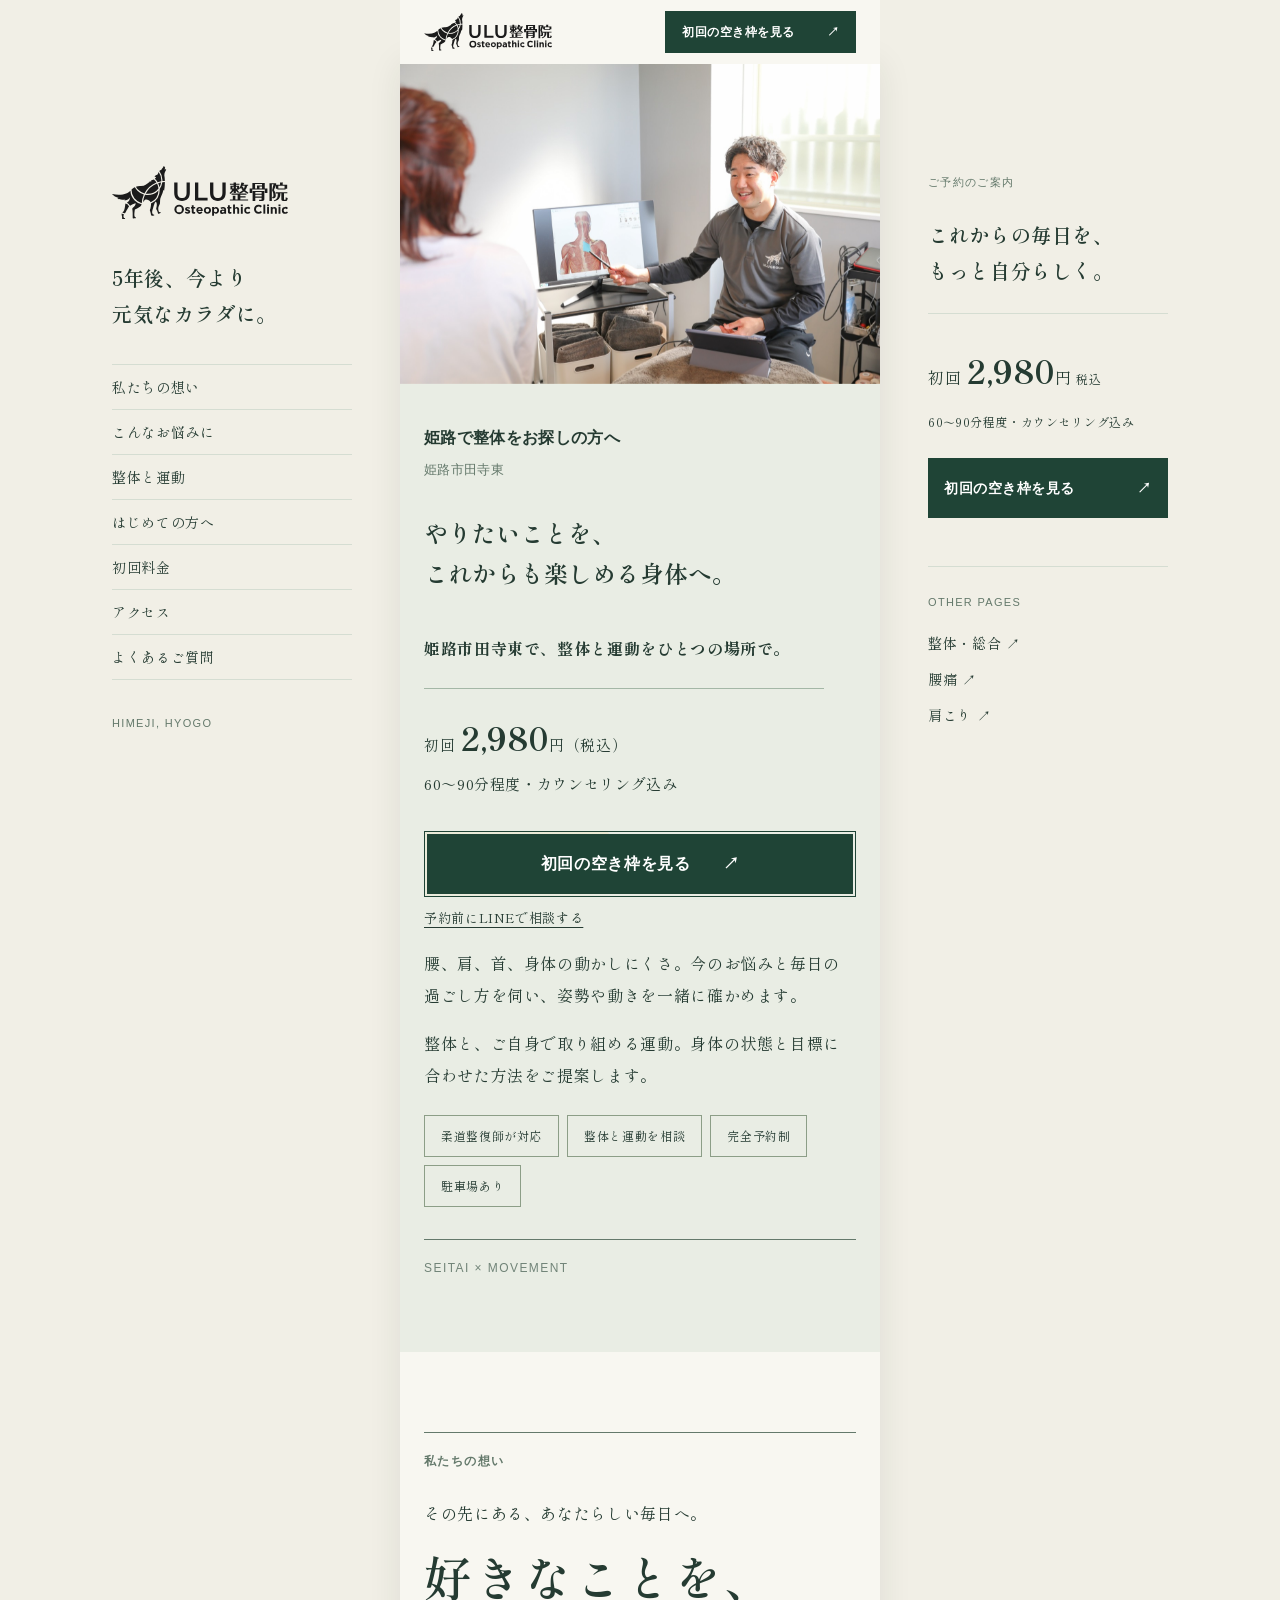
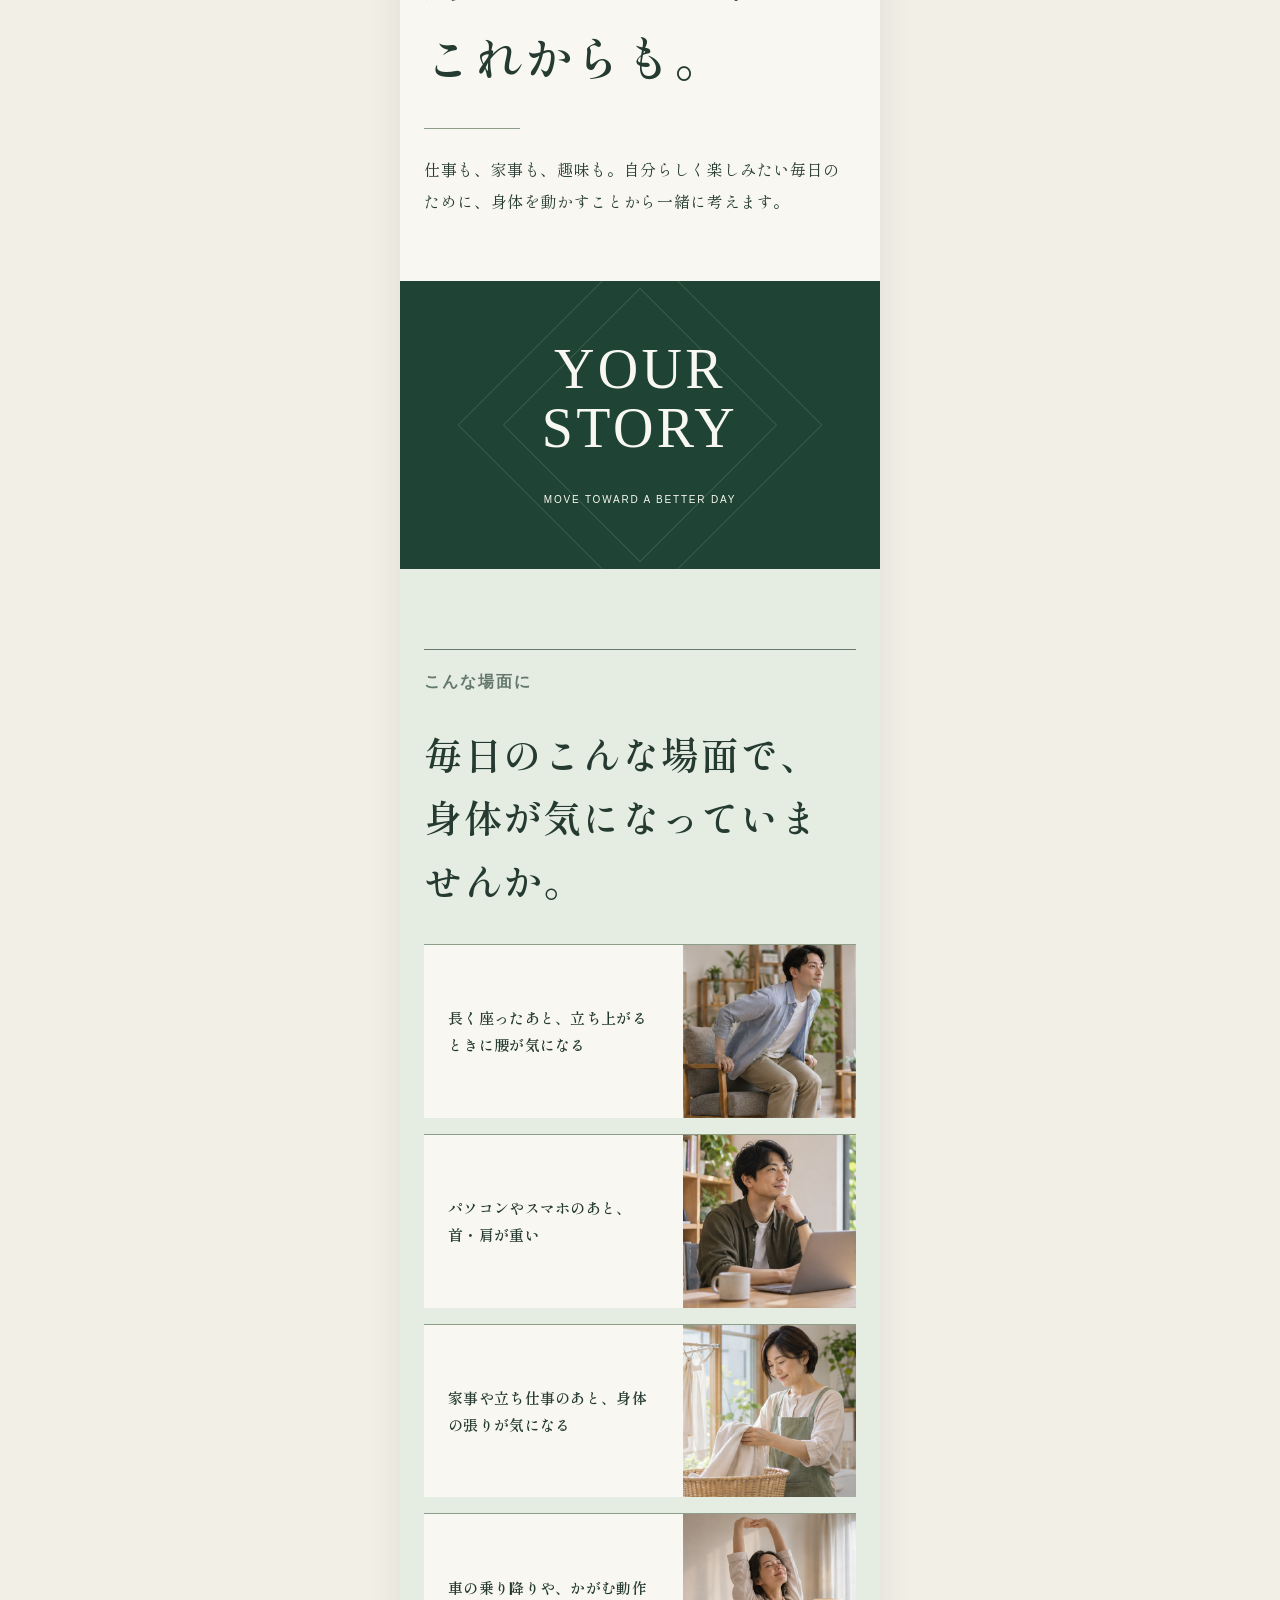
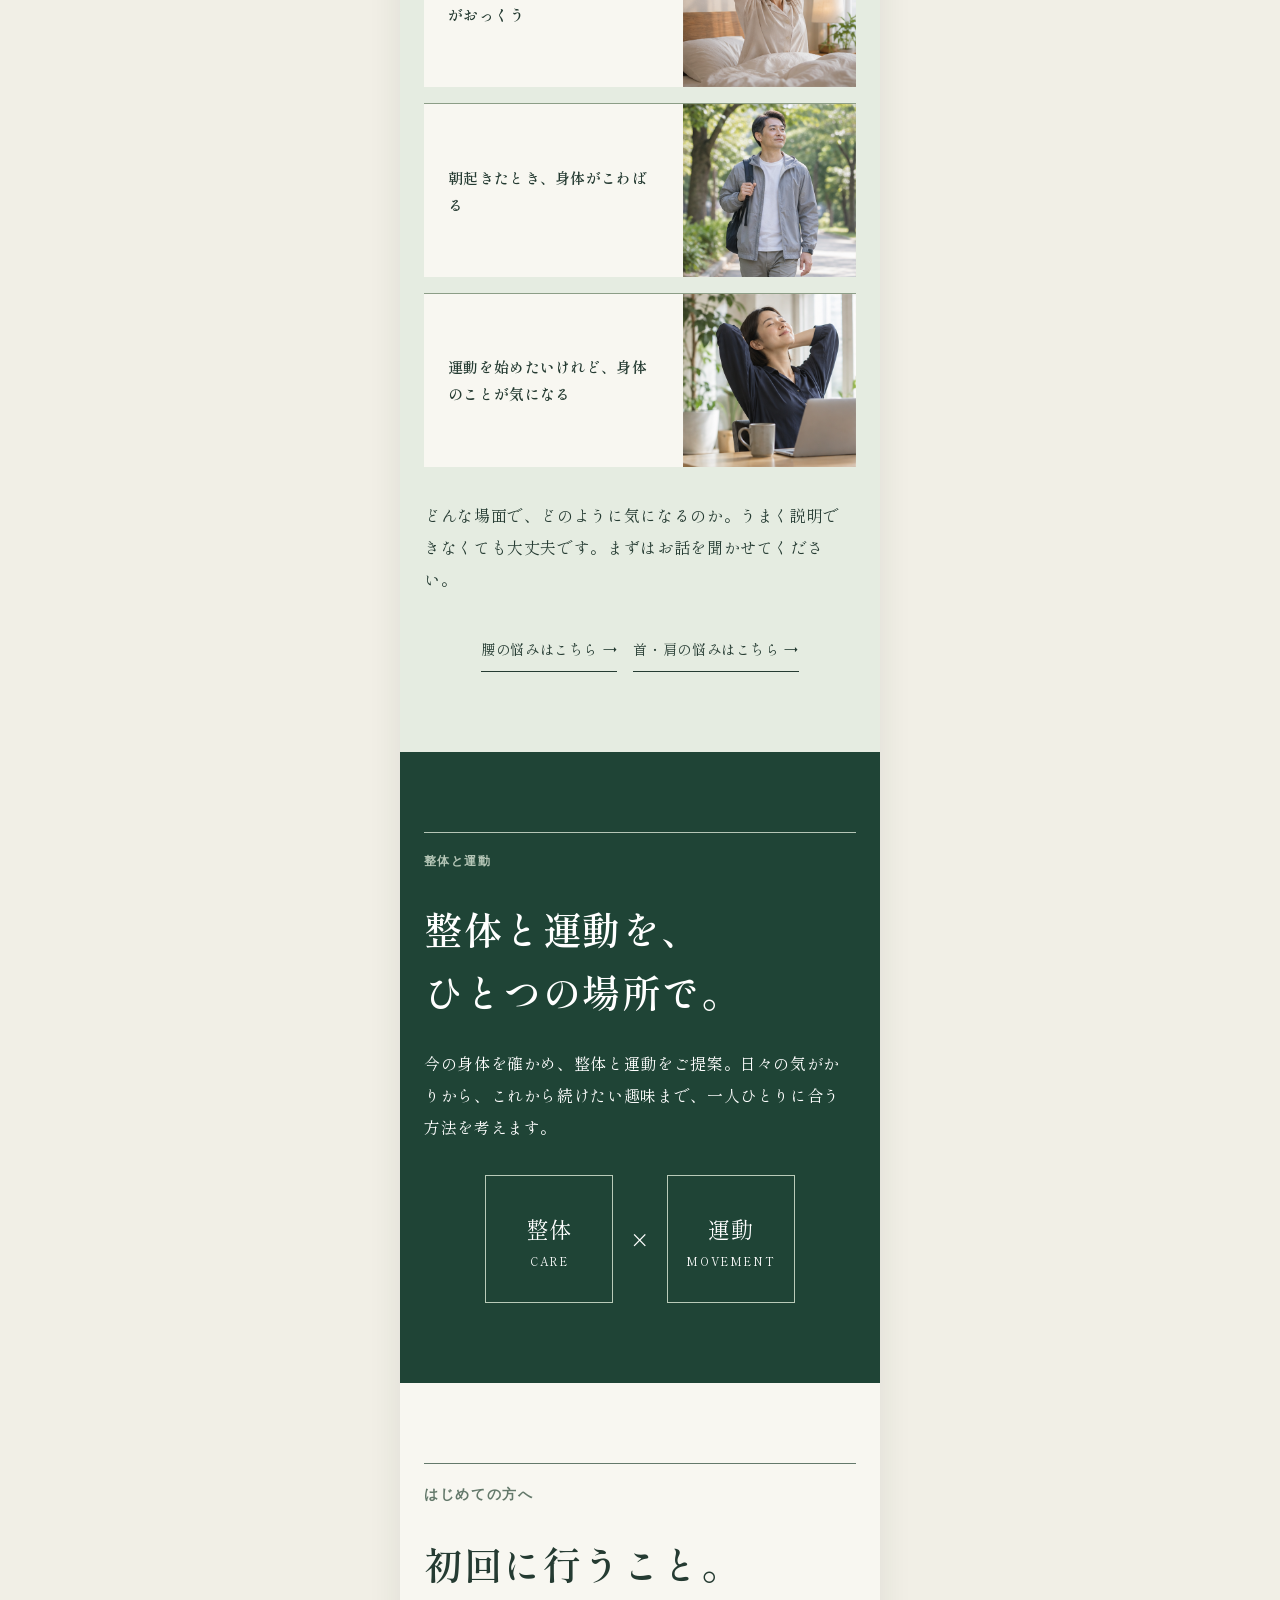
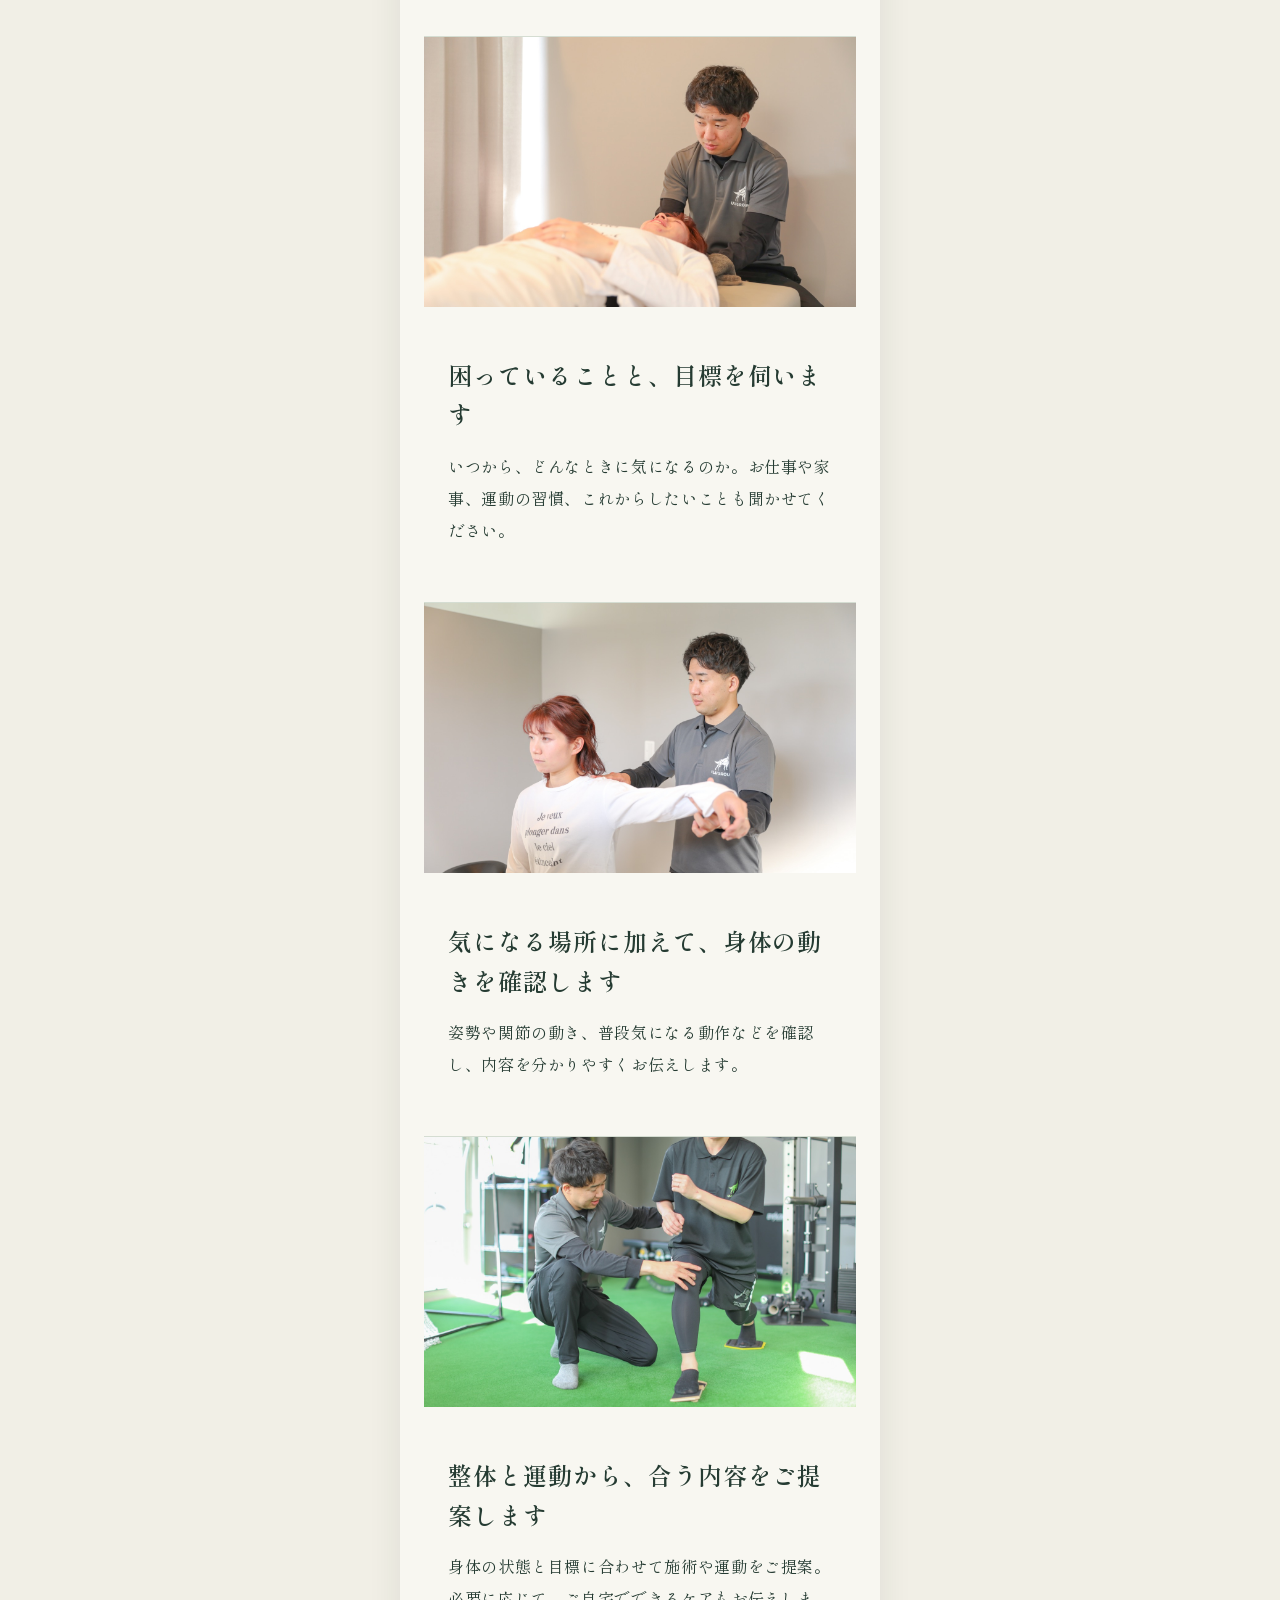
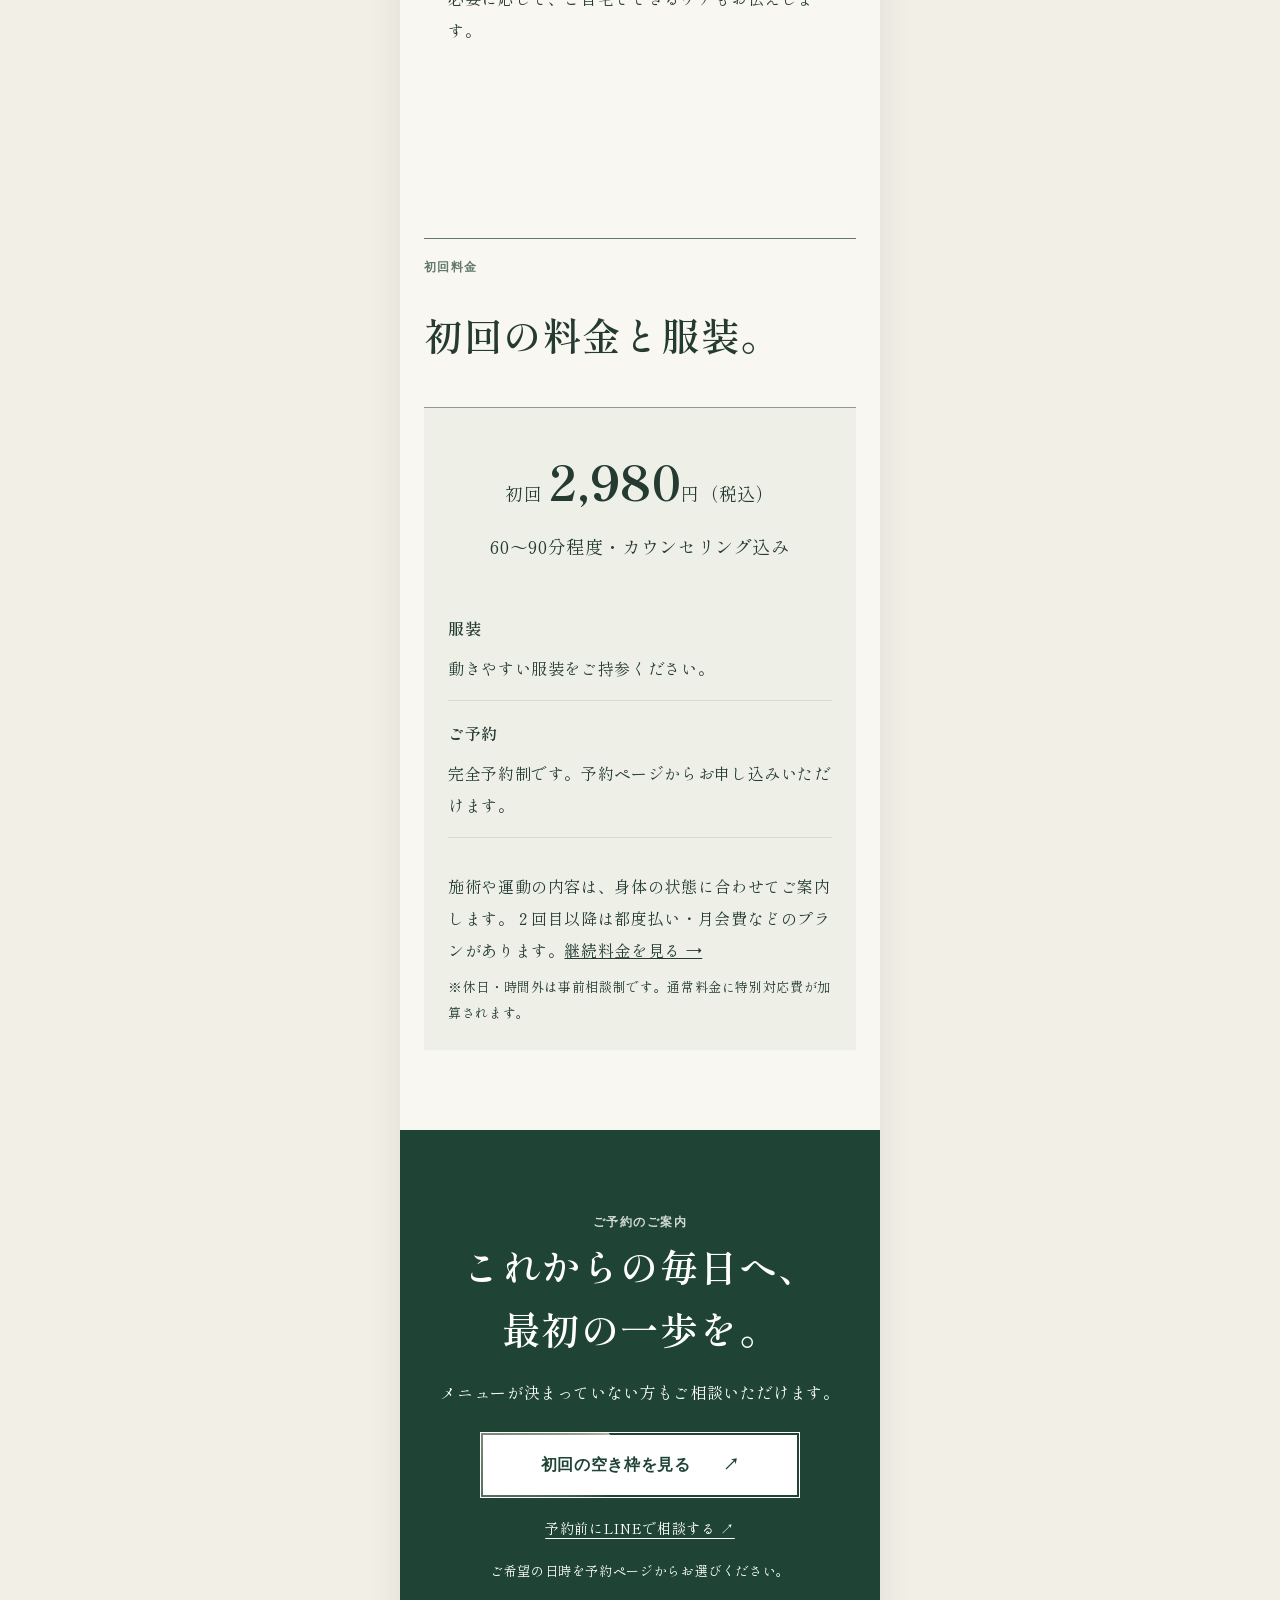
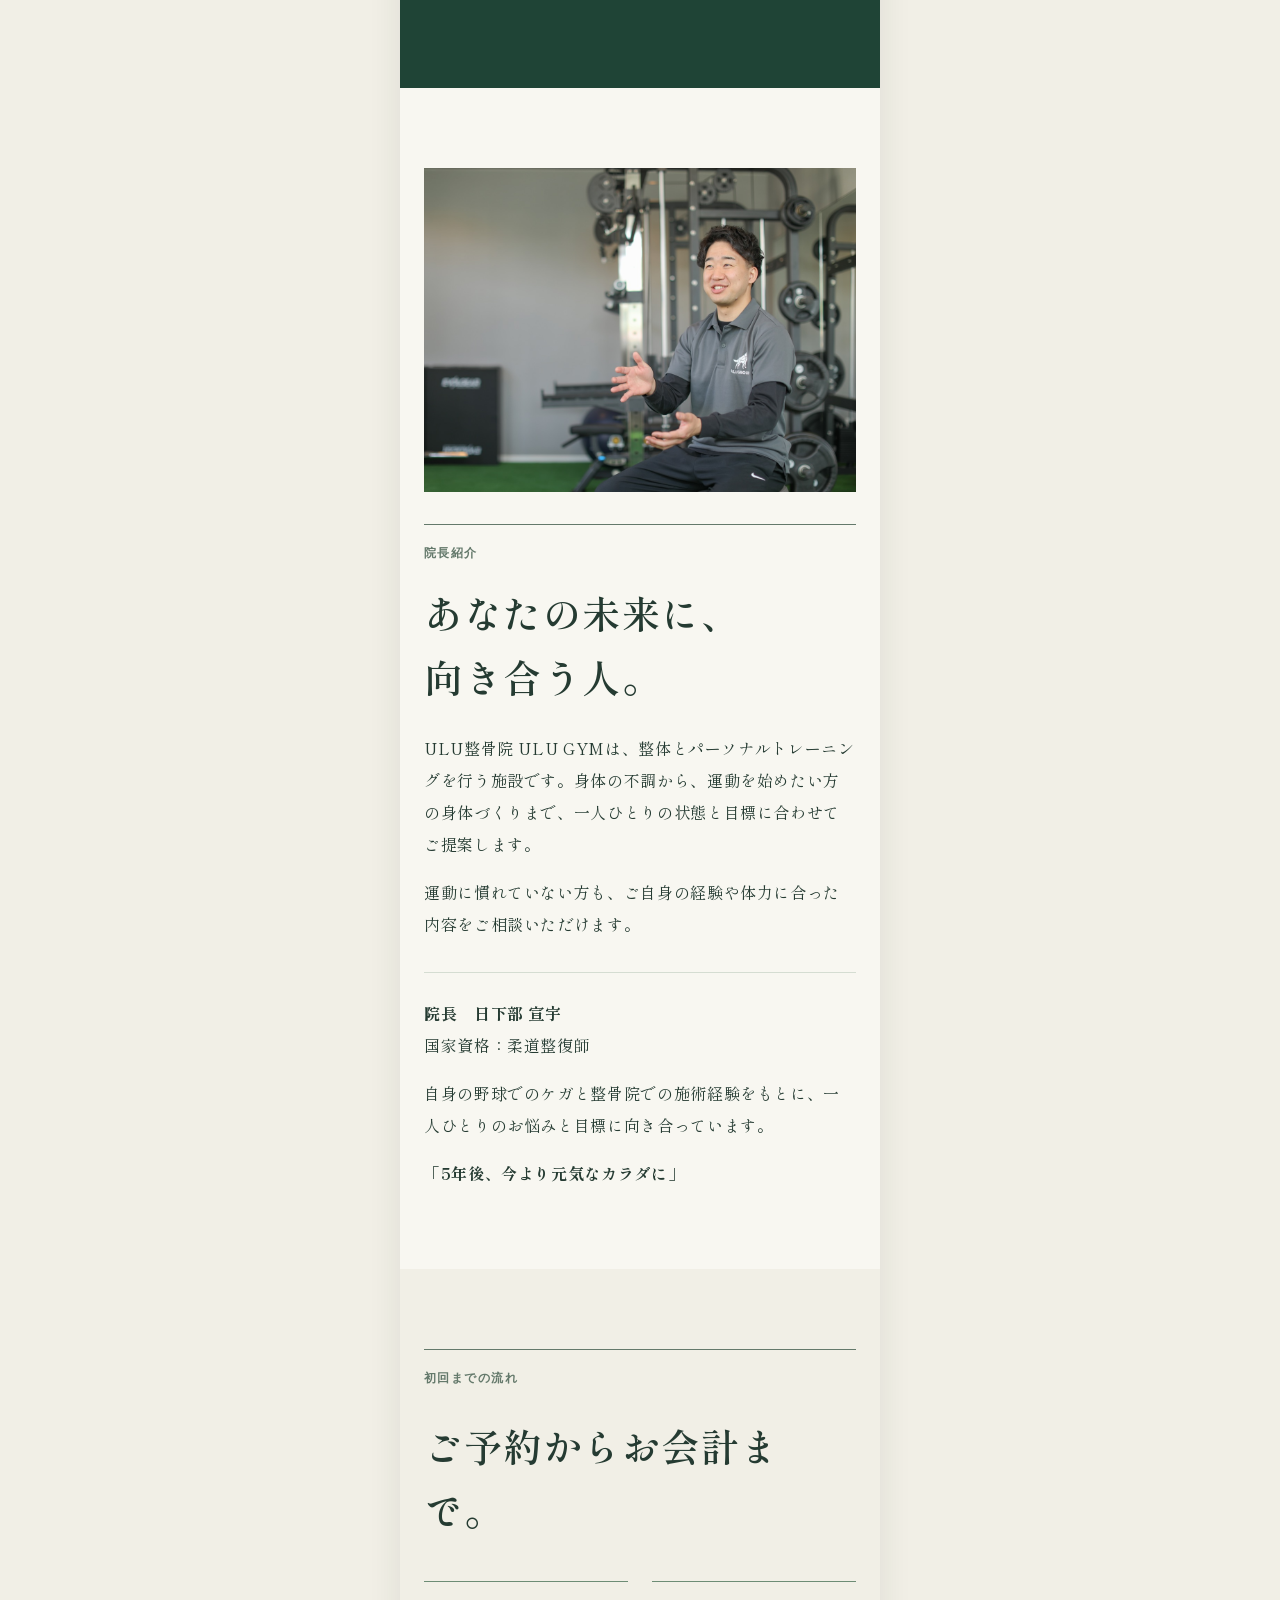
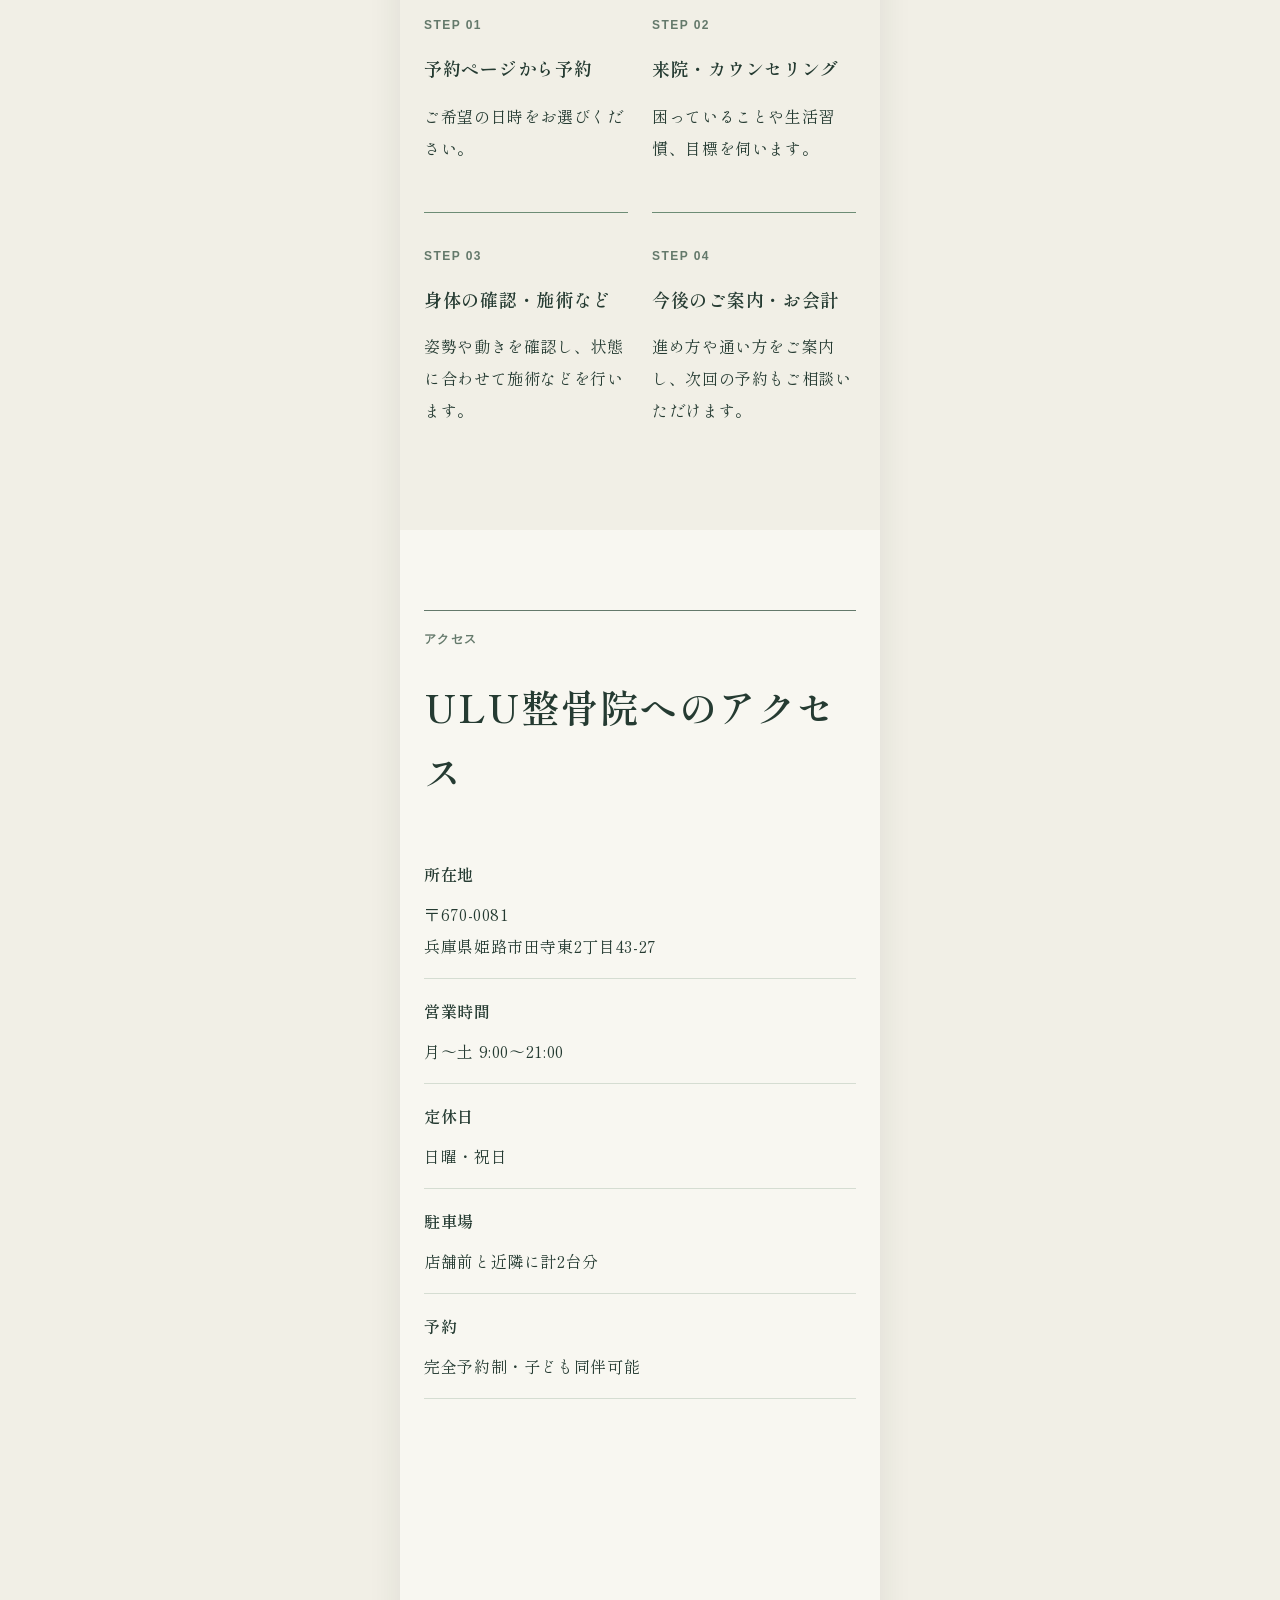
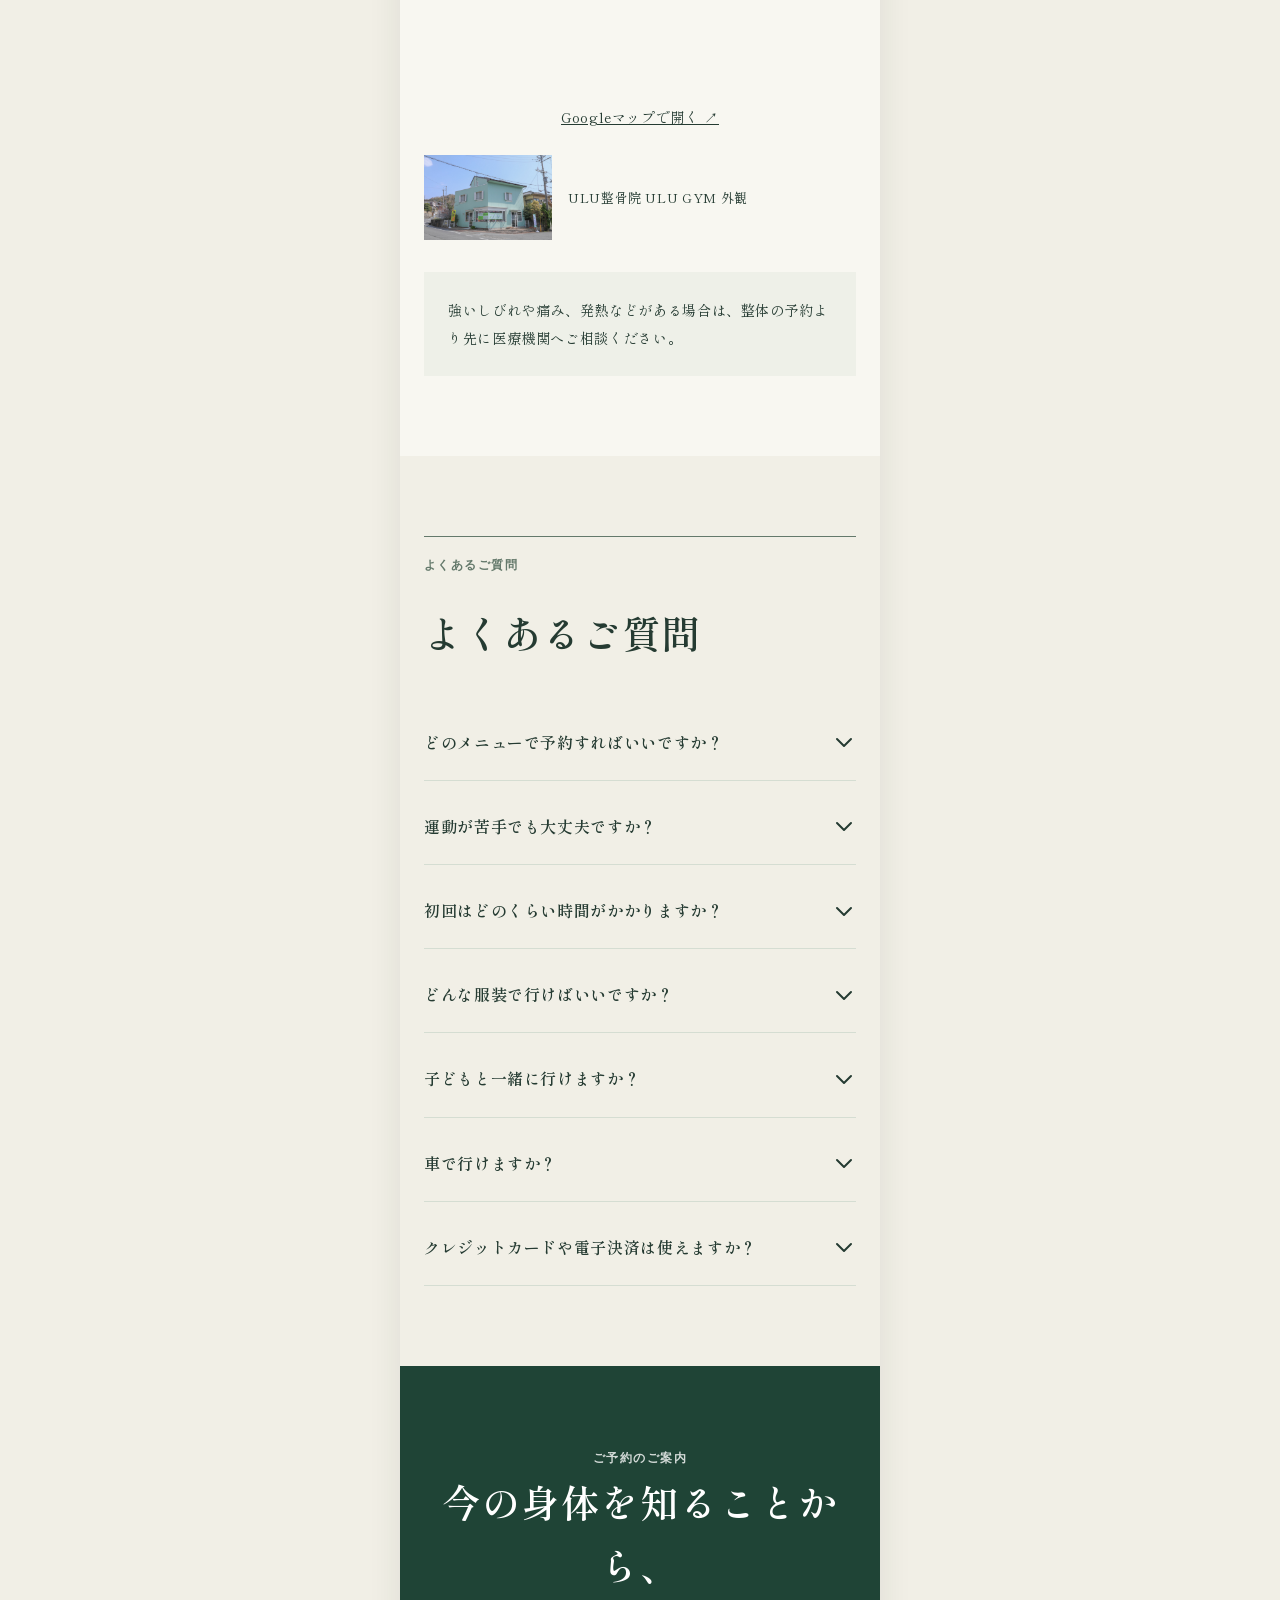
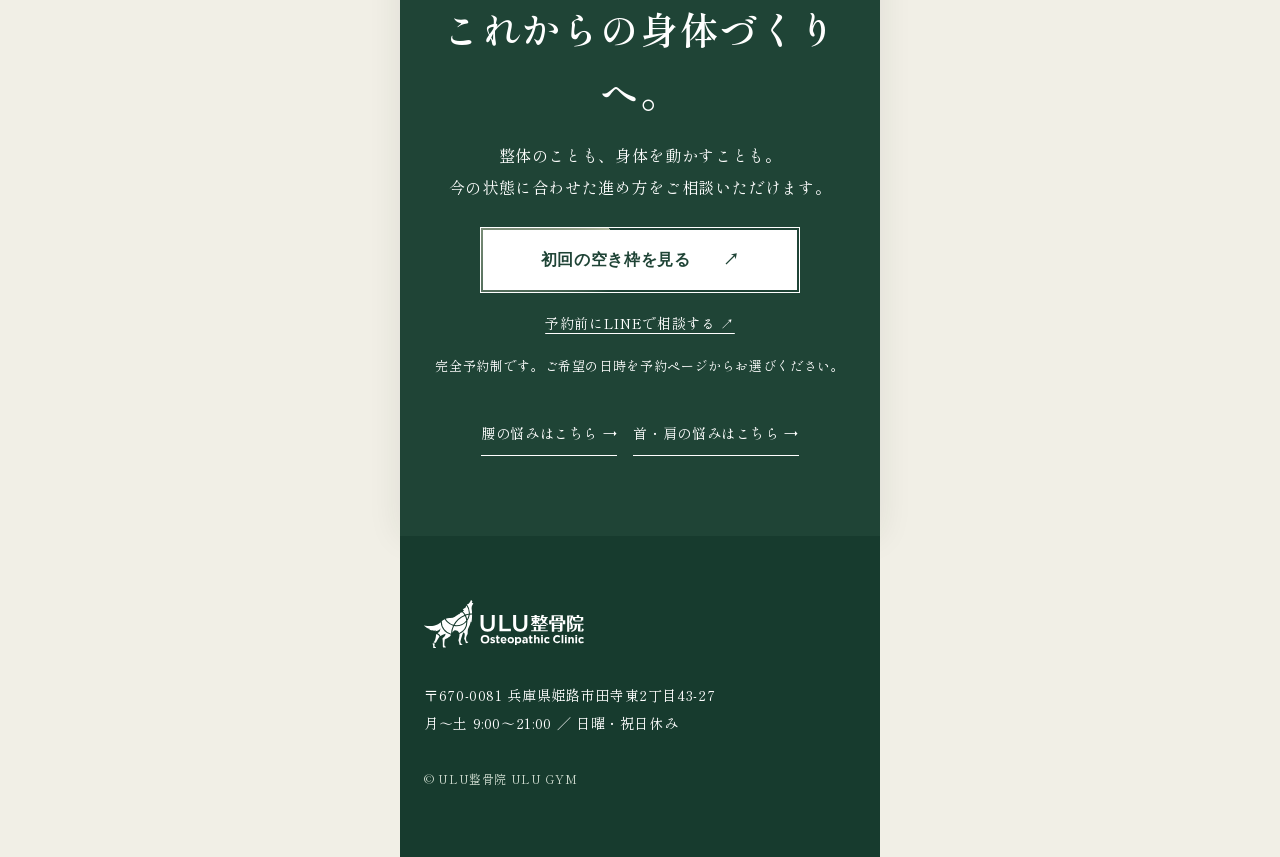
<file: index.html>
<!doctype html><html lang="ja"><head><meta charset="utf-8"><meta name="viewport" content="width=device-width,initial-scale=1"><meta name="description" content="姫路市田寺東のULU整骨院。整体と運動を通じて、身体の悩みやこれからの目標に合わせたケアをご提案します。"><title>姫路で整体をお探しの方へ｜ULU整骨院</title><link rel="stylesheet" href="style.css?v=16"><script defer src="motion.js?v=1"></script><script>(function(w,d,s,l,i){w[l]=w[l]||[];w[l].push({'gtm.start':new Date().getTime(),event:'gtm.js'});var f=d.getElementsByTagName(s)[0],j=d.createElement(s),dl=l!='dataLayer'?'&l='+l:'';j.async=true;j.src='https://www.googletagmanager.com/gtm.js?id='+i+dl;f.parentNode.insertBefore(j,f);})(window,document,'script','dataLayer','GTM-WN6FW2GV');</script><script defer src="tracking.js?v=1"></script></head><body data-theme="general"><noscript><iframe src="https://www.googletagmanager.com/ns.html?id=GTM-WN6FW2GV" height="0" width="0" style="display:none;visibility:hidden" title="Google Tag Manager"></iframe></noscript><header><a class="logo" href="index.html" aria-label="ULU整骨院 トップ"><img src="assets/ulu-clinic-logo-black.svg" alt="" width="136" height="40"></a><span>姫路市田寺東・完全予約制</span><a class="head-cta" href="https://appointment-system.net/book?src=lp_top">初回の空き枠を見る <b>↗</b></a></header><main id="app"><section id="top" class="hero"><div class="wrap hero-grid"><div class="hero-copy"><div class="eyebrow">姫路で整体をお探しの方へ<span class="hero-location">姫路市田寺東</span></div><h1>やりたいことを、<br>これからも楽しめる身体へ。</h1><p class="hero-promise">姫路市田寺東で、整体と運動をひとつの場所で。</p><div class="price-inline">初回 <strong>2,980</strong>円（税込）<br>60〜90分程度・カウンセリング込み</div><a class="button shimmer-button" href="https://appointment-system.net/book?src=lp_top"><span class="shimmer-spark" aria-hidden="true"><span class="shimmer-spin"></span></span><span class="shimmer-label">初回の空き枠を見る <span>↗</span></span></a><p class="note"><a href="https://lin.ee/pum599o">予約前にLINEで相談する</a></p><p>腰、肩、首、身体の動かしにくさ。今のお悩みと毎日の過ごし方を伺い、姿勢や動きを一緒に確かめます。</p><p>整体と、ご自身で取り組める運動。身体の状態と目標に合わせた方法をご提案します。</p><div class="tags"><span>柔道整復師が対応</span><span>整体と運動を相談</span><span>完全予約制</span><span>駐車場あり</span></div><div class="hero-kicker">SEITAI <span>×</span> MOVEMENT</div></div><div class="hero-photo"><img src="assets/consultation.jpg" alt="身体の相談を受ける院長"></div></div></section><section id="vision" class="story-intro"><div class="wrap story-wrap"><div class="story-content"><div class="story-label">私たちの想い</div><p class="story-overline">その先にある、あなたらしい毎日へ。</p><h2>好きなことを、<br>これからも。</h2><div class="story-line"></div><p>仕事も、家事も、趣味も。自分らしく楽しみたい毎日のために、身体を動かすことから一緒に考えます。</p></div><div class="story-image" aria-hidden="true"><span>YOUR<br>STORY</span><small>MOVE TOWARD A BETTER DAY</small></div></div></section><section id="scenes" class="section scene-section"><div class="wrap"><div class="section-head"><div class="en scene-heading">こんな場面に</div><h2>毎日のこんな場面で、<br>身体が気になっていませんか。</h2></div><div class="scenes"><div class="scene"><div class="scene-copy"><h3 class="scene-title">長く座ったあと、立ち上がるときに腰が気になる</h3></div><div class="scene-photo" aria-hidden="true" style="background-image:url(assets/scene-grid-b.png);background-position:50% 0%"></div></div><div class="scene"><div class="scene-copy"><h3 class="scene-title">パソコンやスマホのあと、首・肩が重い</h3></div><div class="scene-photo" aria-hidden="true" style="background-image:url(assets/life-scenes.jpg);background-position:0% 0%"></div></div><div class="scene"><div class="scene-copy"><h3 class="scene-title">家事や立ち仕事のあと、身体の張りが気になる</h3></div><div class="scene-photo" aria-hidden="true" style="background-image:url(assets/life-scenes.jpg);background-position:0% 100%"></div></div><div class="scene"><div class="scene-copy"><h3 class="scene-title">車の乗り降りや、かがむ動作がおっくう</h3></div><div class="scene-photo" aria-hidden="true" style="background-image:url(assets/scene-grid-b.png);background-position:100% 0%"></div></div><div class="scene"><div class="scene-copy"><h3 class="scene-title">朝起きたとき、身体がこわばる</h3></div><div class="scene-photo" aria-hidden="true" style="background-image:url(assets/scene-grid-b.png);background-position:0% 100%"></div></div><div class="scene"><div class="scene-copy"><h3 class="scene-title">運動を始めたいけれど、身体のことが気になる</h3></div><div class="scene-photo" aria-hidden="true" style="background-image:url(assets/scene-grid-b.png);background-position:50% 100%"></div></div></div><p class="after">どんな場面で、どのように気になるのか。うまく説明できなくても大丈夫です。まずはお話を聞かせてください。</p><div class="links"><a href="back.html">腰の悩みはこちら →</a><a href="shoulder.html">首・肩の悩みはこちら →</a></div></div></section><section id="method" class="feature-section"><div class="wrap feature-wrap"><div><span class="feature-label">整体と運動</span><h2>整体と運動を、<br>ひとつの場所で。</h2><p>今の身体を確かめ、整体と運動をご提案。日々の気がかりから、これから続けたい趣味まで、一人ひとりに合う方法を考えます。</p></div><div class="feature-pair"><span>整体<small>CARE</small></span><b>×</b><span>運動<small>MOVEMENT</small></span></div></div></section><section id="first-visit" class="section soft first-section"><div class="wrap"><div class="section-head"><div class="en point-heading">はじめての方へ</div><h2>初回に行うこと。</h2></div><div class="points"><div class="point"><img src="assets/treatment.jpg" alt="施術の様子" loading="lazy"><div class="point-copy"><h3>困っていることと、目標を伺います</h3><p>いつから、どんなときに気になるのか。お仕事や家事、運動の習慣、これからしたいことも聞かせてください。</p></div></div><div class="point"><img src="assets/shoulder-check.jpg" alt="身体の動きを確認する様子" loading="lazy"><div class="point-copy"><h3>気になる場所に加えて、身体の動きを確認します</h3><p>姿勢や関節の動き、普段気になる動作などを確認し、内容を分かりやすくお伝えします。</p></div></div><div class="point"><img src="assets/movement.jpg" alt="身体の動かし方を確認する様子" loading="lazy"><div class="point-copy"><h3>整体と運動から、合う内容をご提案します</h3><p>身体の状態と目標に合わせて施術や運動をご提案。必要に応じて、ご自宅でできるケアもお伝えします。</p></div></div></div></div></section><section id="price" class="section"><div class="wrap"><div class="section-head"><div class="en">初回料金</div><h2>初回の料金と服装。</h2></div><div class="pricebox"><div class="price-number">初回 <strong>2,980</strong>円（税込）<br><span>60〜90分程度・カウンセリング込み</span></div><dl><div><dt>服装</dt><dd>動きやすい服装をご持参ください。</dd></div><div><dt>ご予約</dt><dd>完全予約制です。予約ページからお申し込みいただけます。</dd></div></dl><p>施術や運動の内容は、身体の状態に合わせてご案内します。２回目以降は都度払い・月会費などのプランがあります。<a href="https://ulu-gym-seikotsu.com/introduce/price/">継続料金を見る →</a></p><p class="note">※休日・時間外は事前相談制です。通常料金に特別対応費が加算されます。</p></div></div></section><section class="cta"><div class="en">ご予約のご案内</div><h2>これからの毎日へ、<br>最初の一歩を。</h2><p>メニューが決まっていない方もご相談いただけます。</p><a class="button shimmer-button" href="https://appointment-system.net/book?src=lp_top"><span class="shimmer-spark" aria-hidden="true"><span class="shimmer-spin"></span></span><span class="shimmer-label">初回の空き枠を見る <span>↗</span></span></a><p class="line-consult"><a href="https://lin.ee/pum599o">予約前にLINEで相談する ↗</a></p><p class="note">ご希望の日時を予約ページからお選びください。</p></section><section class="section"><div class="wrap about"><img src="assets/director.jpg" alt="ULU整骨院 院長の紹介" loading="lazy"><div><div class="en">院長紹介</div><h2>あなたの未来に、<br>向き合う人。</h2><p>ULU整骨院 ULU GYMは、整体とパーソナルトレーニングを行う施設です。身体の不調から、運動を始めたい方の身体づくりまで、一人ひとりの状態と目標に合わせてご提案します。</p><p>運動に慣れていない方も、ご自身の経験や体力に合った内容をご相談いただけます。</p><div class="name"><b>院長　日下部 宣宇</b><br>国家資格：柔道整復師<p>自身の野球でのケガと整骨院での施術経験をもとに、一人ひとりのお悩みと目標に向き合っています。</p><b>「5年後、今より元気なカラダに」</b></div></div></div></section><section class="section soft"><div class="wrap"><div class="section-head"><div class="en">初回までの流れ</div><h2>ご予約からお会計まで。</h2></div><div class="steps"><div class="step"><b>STEP 01</b><h3>予約ページから予約</h3><p>ご希望の日時をお選びください。</p></div><div class="step"><b>STEP 02</b><h3>来院・カウンセリング</h3><p>困っていることや生活習慣、目標を伺います。</p></div><div class="step"><b>STEP 03</b><h3>身体の確認・施術など</h3><p>姿勢や動きを確認し、状態に合わせて施術などを行います。</p></div><div class="step"><b>STEP 04</b><h3>今後のご案内・お会計</h3><p>進め方や通い方をご案内し、次回の予約もご相談いただけます。</p></div></div></div></section><section id="access" class="section"><div class="wrap"><div class="section-head"><div class="en">アクセス</div><h2>ULU整骨院へのアクセス</h2></div><div class="access"><div><dl><div><dt>所在地</dt><dd>〒670-0081<br>兵庫県姫路市田寺東2丁目43-27</dd></div><div><dt>営業時間</dt><dd>月〜土 9:00〜21:00</dd></div><div><dt>定休日</dt><dd>日曜・祝日</dd></div><div><dt>駐車場</dt><dd>店舗前と近隣に計2台分</dd></div><div><dt>予約</dt><dd>完全予約制・子ども同伴可能</dd></div></dl></div><div><iframe class="map" title="ULU整骨院の地図" loading="lazy" src="https://maps.google.com/maps?q=%E5%85%B5%E5%BA%AB%E7%9C%8C%E5%A7%AB%E8%B7%AF%E5%B8%82%E7%94%B0%E5%AF%BA%E6%9D%B12%E4%B8%81%E7%9B%AE43-27&output=embed"></iframe><a class="map-link" href="https://www.google.com/maps/search/?api=1&amp;query=34.8591765%2C134.6760666">Googleマップで開く ↗</a></div></div><div class="access-photo"><img src="assets/clinic.jpg" alt="ULU整骨院 ULU GYMの外観" loading="lazy"><span>ULU整骨院 ULU GYM 外観</span></div><div class="warning">強いしびれや痛み、発熱などがある場合は、整体の予約より先に医療機関へご相談ください。</div></div></section><section id="faq" class="section soft"><div class="wrap"><div class="section-head"><div class="en">よくあるご質問</div><h2>よくあるご質問</h2></div><div class="faq"><details class="group"><summary><span>どのメニューで予約すればいいですか？</span><svg aria-hidden="true" xmlns="http://www.w3.org/2000/svg" fill="none" viewBox="0 0 24 24" stroke="currentColor"><path stroke-linecap="round" stroke-linejoin="round" stroke-width="2" d="M19 9l-7 7-7-7" /></svg></summary><div class="answer"><p>迷う場合は、<a href="https://lin.ee/pum599o">LINEでお悩みやご希望をお知らせください</a>。身体の状態と目的を伺い、合う内容をご提案します。</p></div></details><details class="group"><summary><span>運動が苦手でも大丈夫ですか？</span><svg aria-hidden="true" xmlns="http://www.w3.org/2000/svg" fill="none" viewBox="0 0 24 24" stroke="currentColor"><path stroke-linecap="round" stroke-linejoin="round" stroke-width="2" d="M19 9l-7 7-7-7" /></svg></summary><div class="answer"><p>運動経験や体力、身体の状態に合わせた内容をご提案します。運動に慣れていない方もご相談ください。</p></div></details><details class="group"><summary><span>初回はどのくらい時間がかかりますか？</span><svg aria-hidden="true" xmlns="http://www.w3.org/2000/svg" fill="none" viewBox="0 0 24 24" stroke="currentColor"><path stroke-linecap="round" stroke-linejoin="round" stroke-width="2" d="M19 9l-7 7-7-7" /></svg></summary><div class="answer"><p>カウンセリングを含めて60〜90分程度です。時間に余裕をもってお越しください。</p></div></details><details class="group"><summary><span>どんな服装で行けばいいですか？</span><svg aria-hidden="true" xmlns="http://www.w3.org/2000/svg" fill="none" viewBox="0 0 24 24" stroke="currentColor"><path stroke-linecap="round" stroke-linejoin="round" stroke-width="2" d="M19 9l-7 7-7-7" /></svg></summary><div class="answer"><p>Tシャツやジャージなど、動きやすい服装をご持参ください。</p></div></details><details class="group"><summary><span>子どもと一緒に行けますか？</span><svg aria-hidden="true" xmlns="http://www.w3.org/2000/svg" fill="none" viewBox="0 0 24 24" stroke="currentColor"><path stroke-linecap="round" stroke-linejoin="round" stroke-width="2" d="M19 9l-7 7-7-7" /></svg></summary><div class="answer"><p>はい。子ども同伴でお越しいただけます。ご予約時にお知らせください。</p></div></details><details class="group"><summary><span>車で行けますか？</span><svg aria-hidden="true" xmlns="http://www.w3.org/2000/svg" fill="none" viewBox="0 0 24 24" stroke="currentColor"><path stroke-linecap="round" stroke-linejoin="round" stroke-width="2" d="M19 9l-7 7-7-7" /></svg></summary><div class="answer"><p>はい。店舗前と近隣に、計2台分の駐車場があります。</p></div></details><details class="group"><summary><span>クレジットカードや電子決済は使えますか？</span><svg aria-hidden="true" xmlns="http://www.w3.org/2000/svg" fill="none" viewBox="0 0 24 24" stroke="currentColor"><path stroke-linecap="round" stroke-linejoin="round" stroke-width="2" d="M19 9l-7 7-7-7" /></svg></summary><div class="answer"><p>はい。クレジットカード・電子決済に対応しています。</p></div></details></div></div></section><section class="cta"><div class="en">ご予約のご案内</div><h2>今の身体を知ることから、<br>これからの身体づくりへ。</h2><p>整体のことも、身体を動かすことも。<br>今の状態に合わせた進め方をご相談いただけます。</p><a class="button shimmer-button" href="https://appointment-system.net/book?src=lp_top"><span class="shimmer-spark" aria-hidden="true"><span class="shimmer-spin"></span></span><span class="shimmer-label">初回の空き枠を見る <span>↗</span></span></a><p class="line-consult"><a href="https://lin.ee/pum599o">予約前にLINEで相談する ↗</a></p><p class="note">完全予約制です。ご希望の日時を予約ページからお選びください。</p><div class="links"><a href="back.html">腰の悩みはこちら →</a><a href="shoulder.html">首・肩の悩みはこちら →</a></div></section></main><footer><div class="wrap"><a class="logo" href="index.html" aria-label="ULU整骨院 トップ"><img src="assets/ulu-clinic-logo-white.svg" alt="" width="160" height="48"></a><p>〒670-0081 兵庫県姫路市田寺東2丁目43-27<br>月〜土 9:00〜21:00 ／ 日曜・祝日休み</p><small>© ULU整骨院 ULU GYM</small></div></footer><aside class="mobile-booking" aria-label="初回予約"><div><span>初回</span><strong>2,980円</strong><small>（税込）</small></div><a href="https://appointment-system.net/book?src=lp_top">初回の空き枠を見る <span aria-hidden="true">↗</span></a></aside><aside class="desktop-left" aria-label="ページ内のご案内"><div class="rail-inner"><a class="rail-brand" href="#top" aria-label="ページの先頭へ"><img src="assets/ulu-clinic-logo-black.svg" alt="ULU整骨院" width="176" height="56"></a><p class="rail-intro">5年後、今より<br>元気なカラダに。</p><nav aria-label="ページ内メニュー"><a href="#vision">私たちの想い</a><a href="#scenes">こんなお悩みに</a><a href="#method">整体と運動</a><a href="#first-visit">はじめての方へ</a><a href="#price">初回料金</a><a href="#access">アクセス</a><a href="#faq">よくあるご質問</a></nav><span class="rail-location">HIMEJI, HYOGO</span></div></aside><aside class="desktop-right" aria-label="ご予約と関連ページ"><div class="rail-inner"><p class="rail-label">ご予約のご案内</p><p class="rail-heading">これからの毎日を、<br>もっと自分らしく。</p><div class="rail-price">初回 <strong>2,980</strong>円 <small>税込</small></div><p class="rail-note">60〜90分程度・カウンセリング込み</p><a class="rail-book" href="https://appointment-system.net/book?src=lp_top">初回の空き枠を見る <span aria-hidden="true">↗</span></a><div class="rail-links"><span>OTHER PAGES</span><a href="index.html">整体・総合 ↗</a><a href="back.html">腰痛 ↗</a><a href="shoulder.html">肩こり ↗</a></div></div></aside></body></html>
</file>
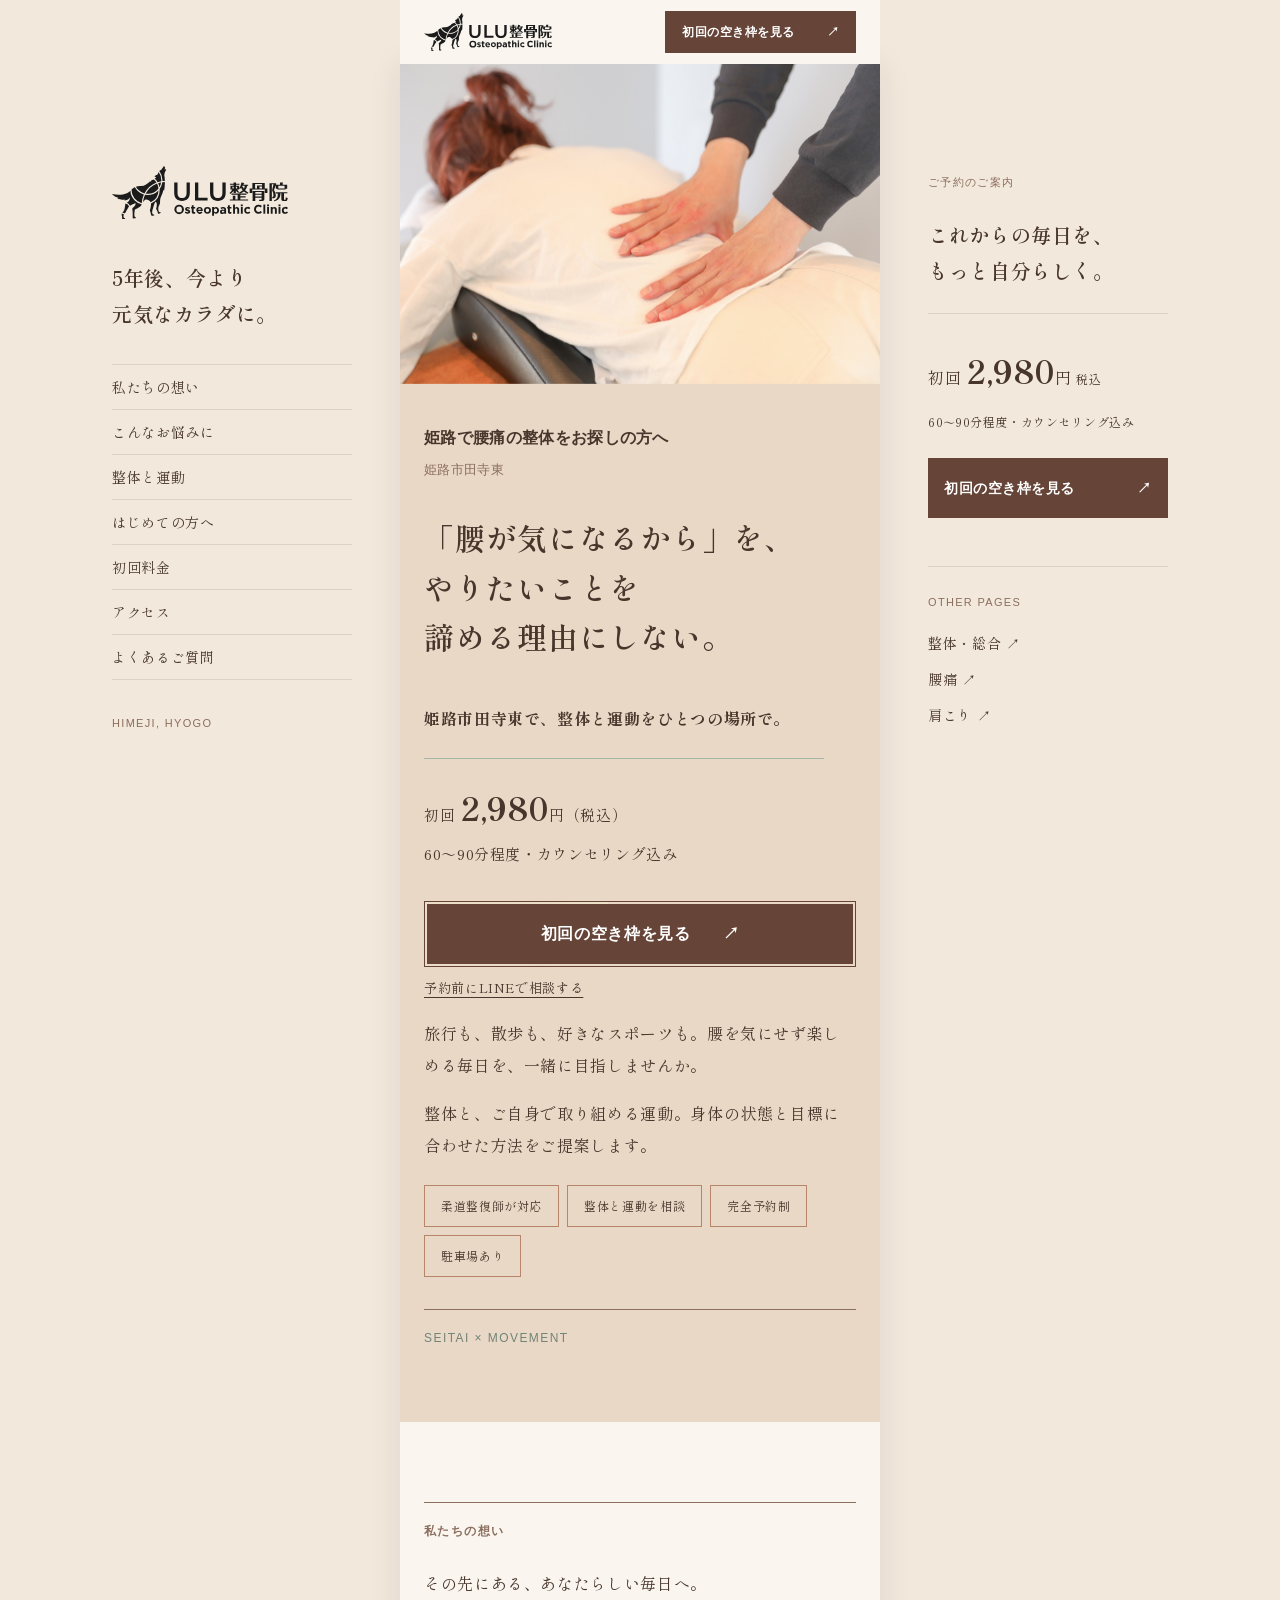
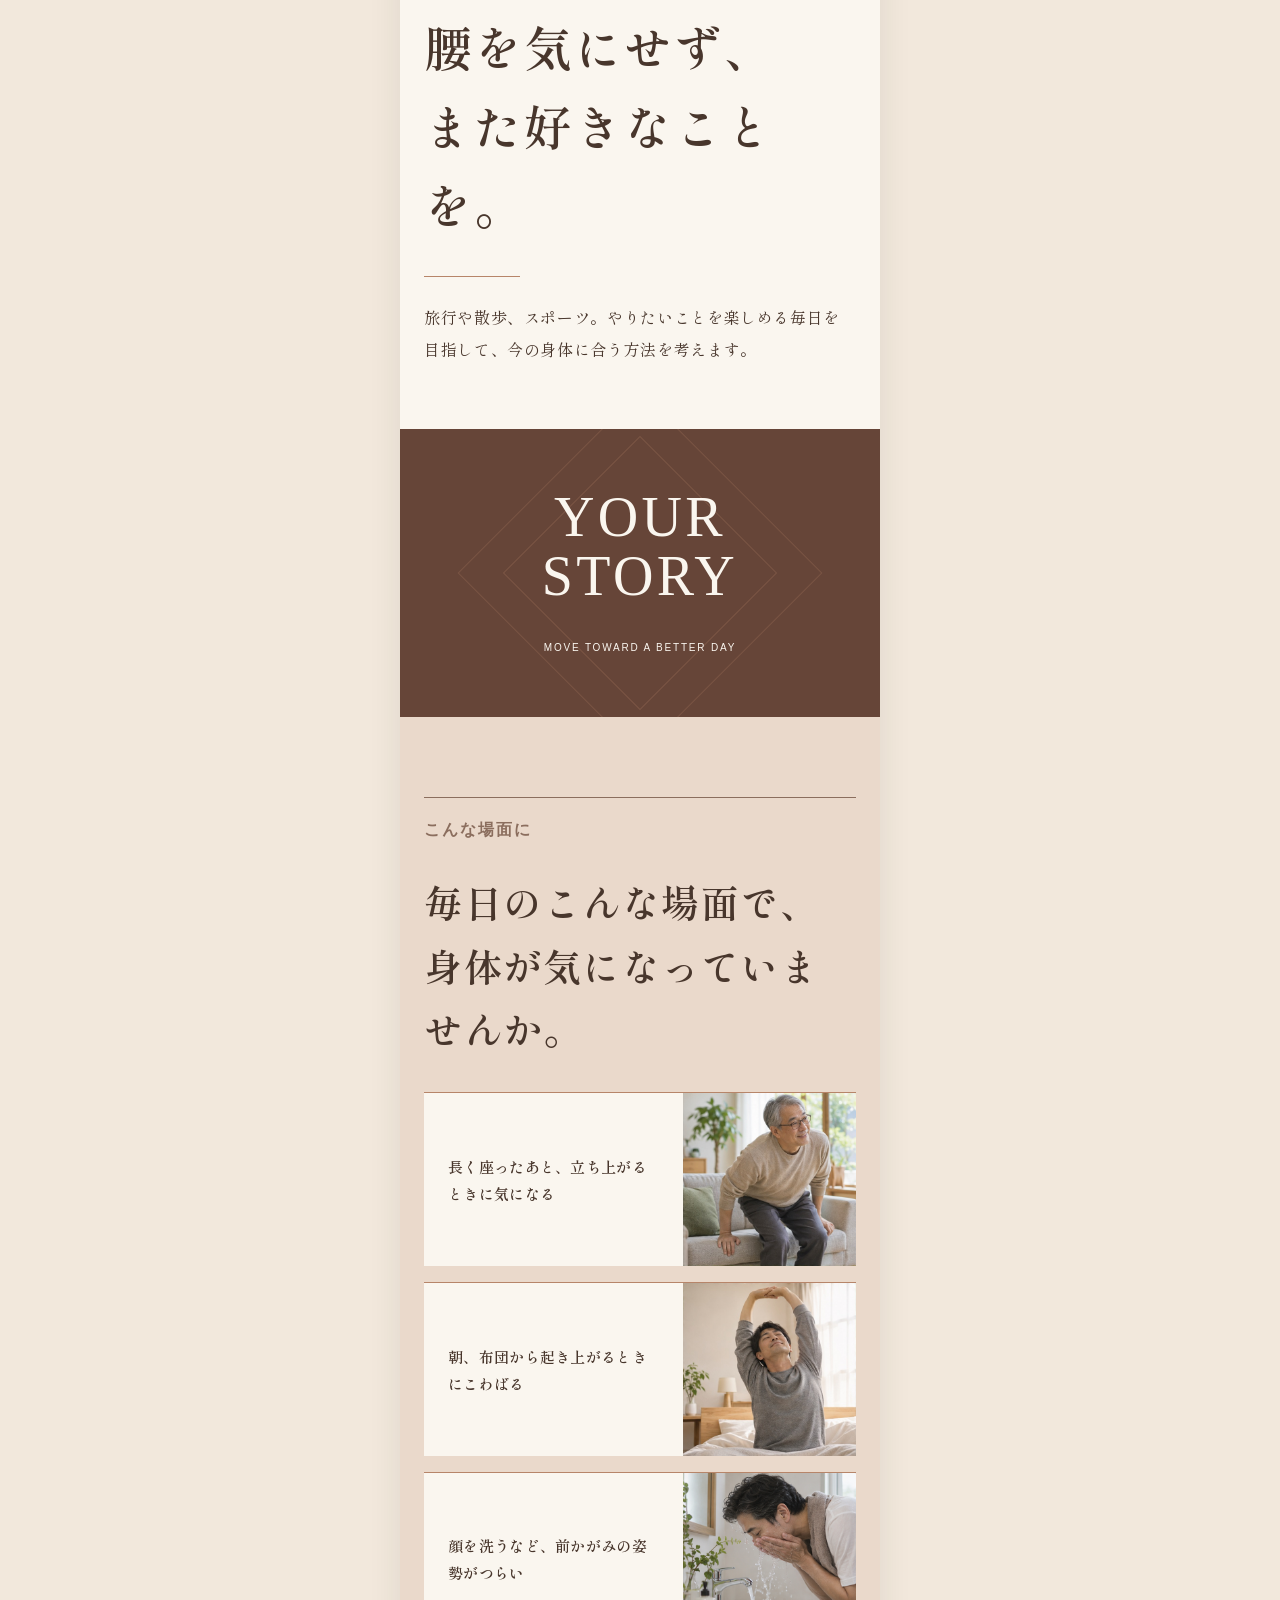
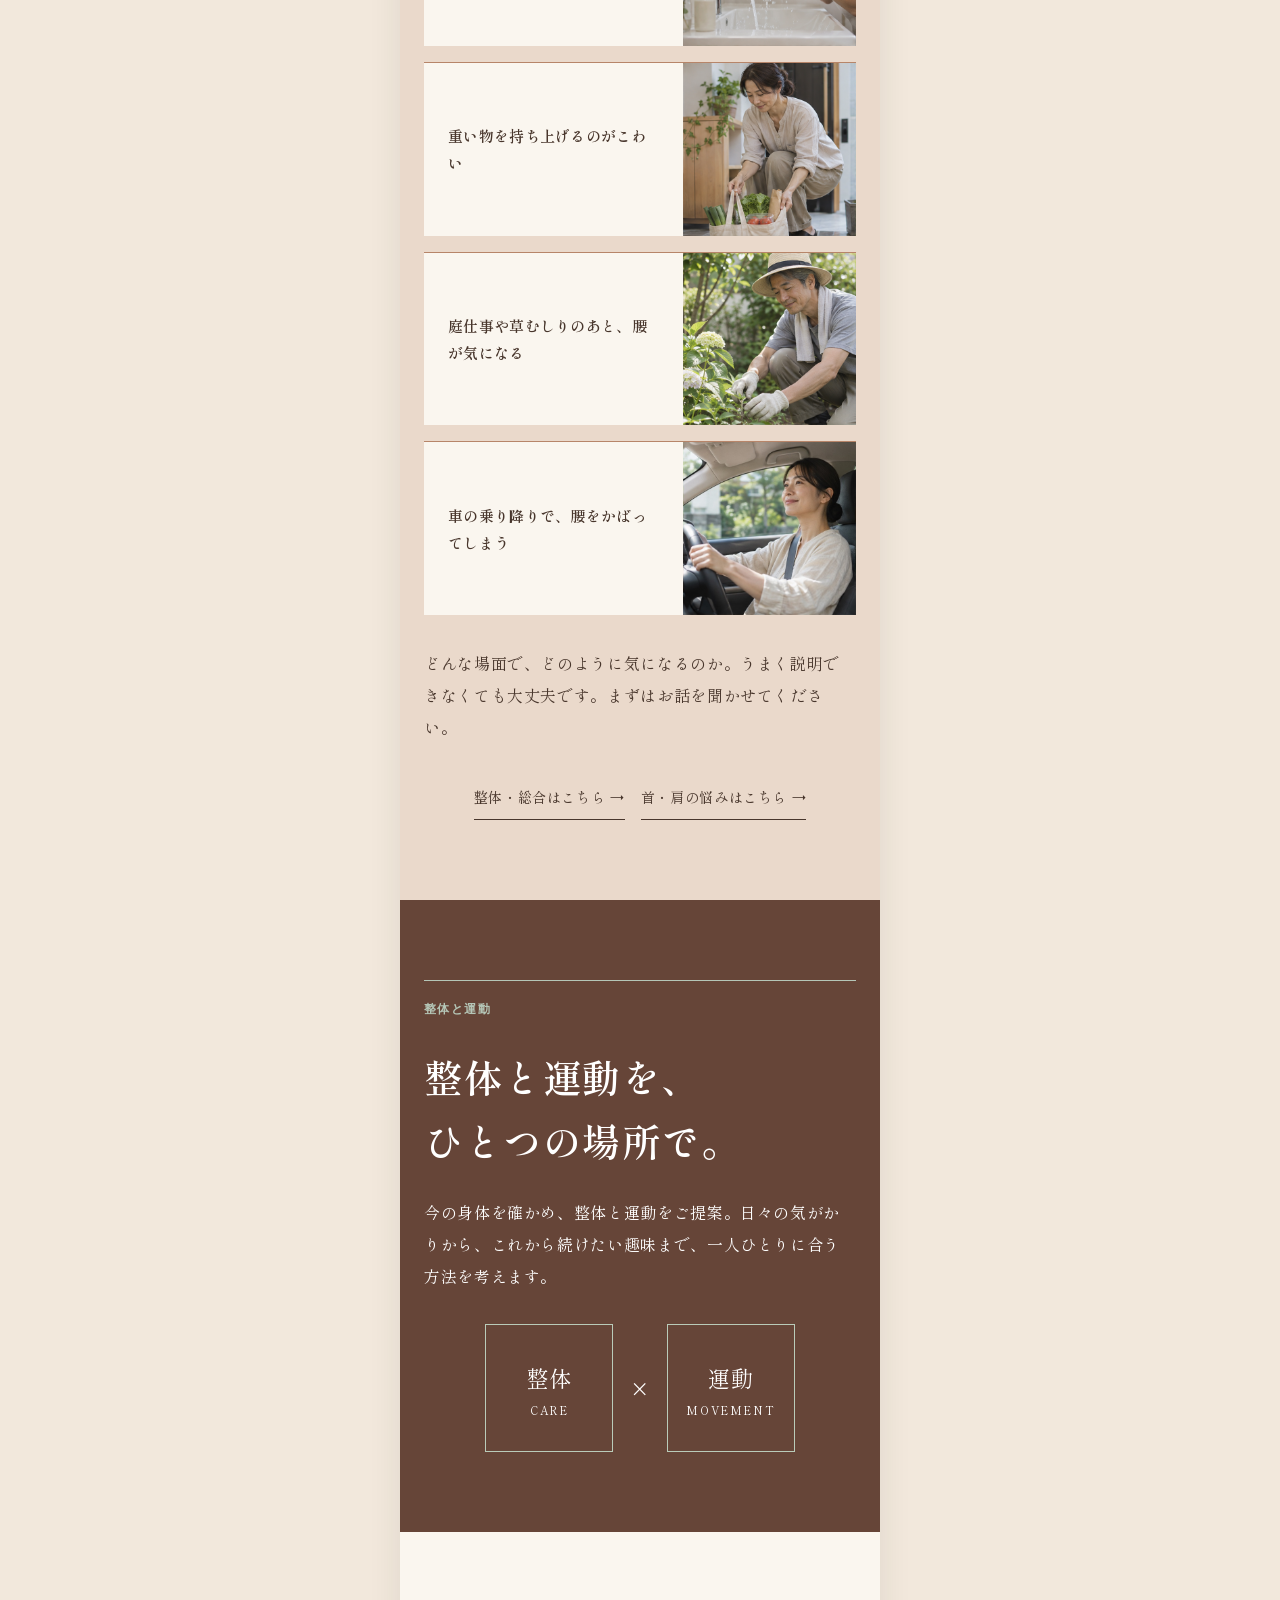
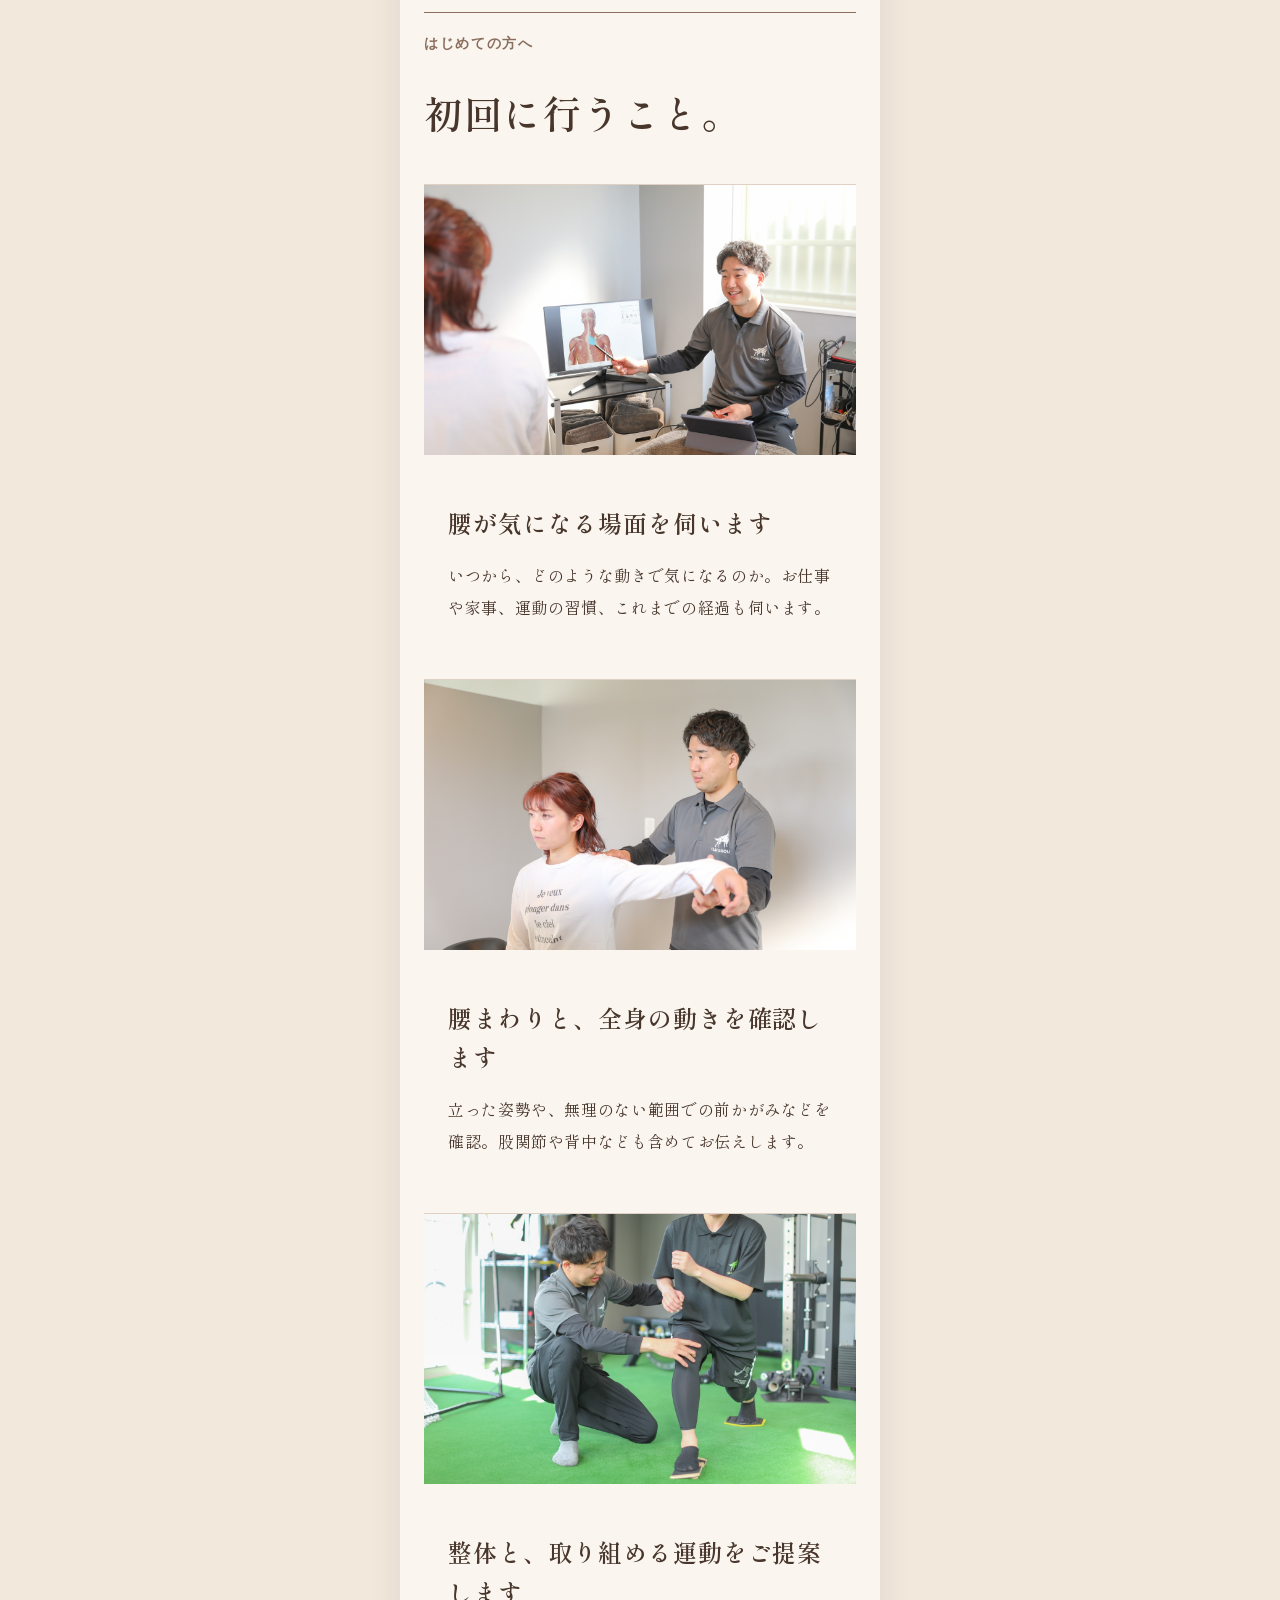
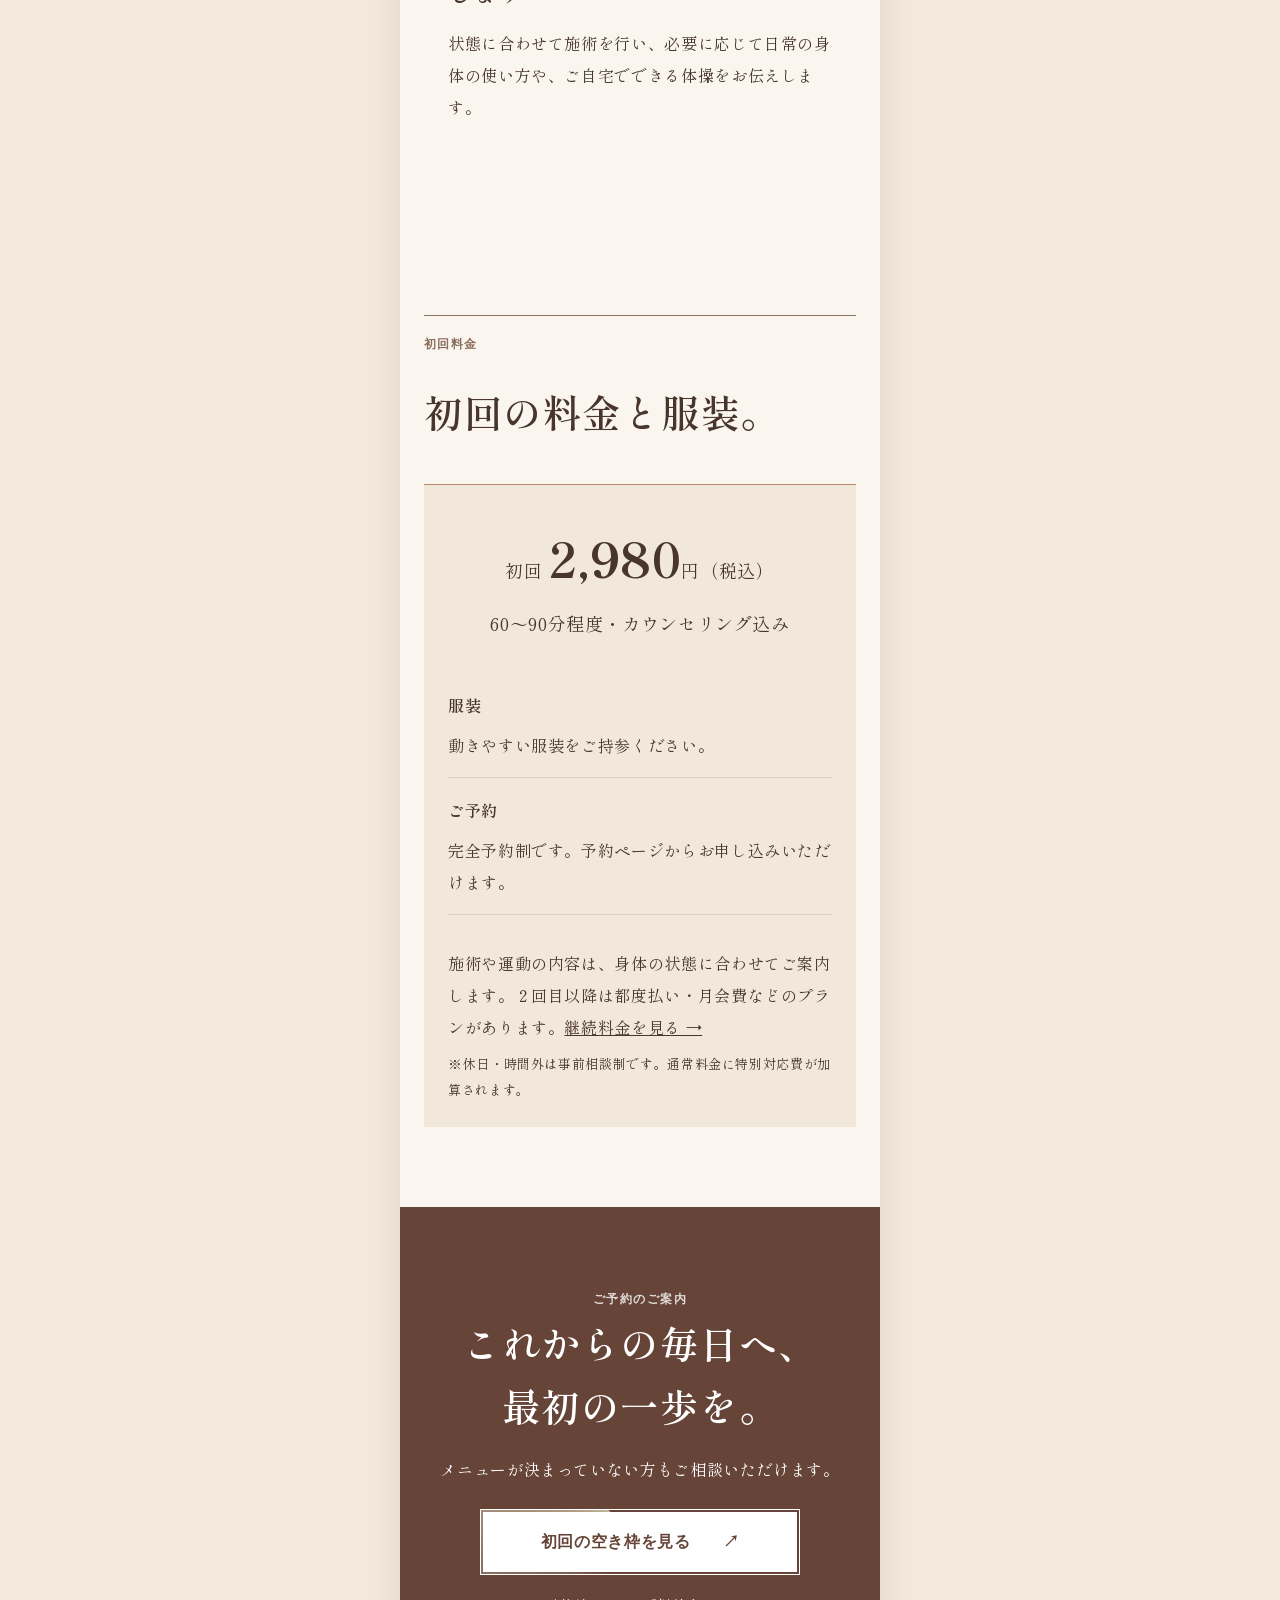
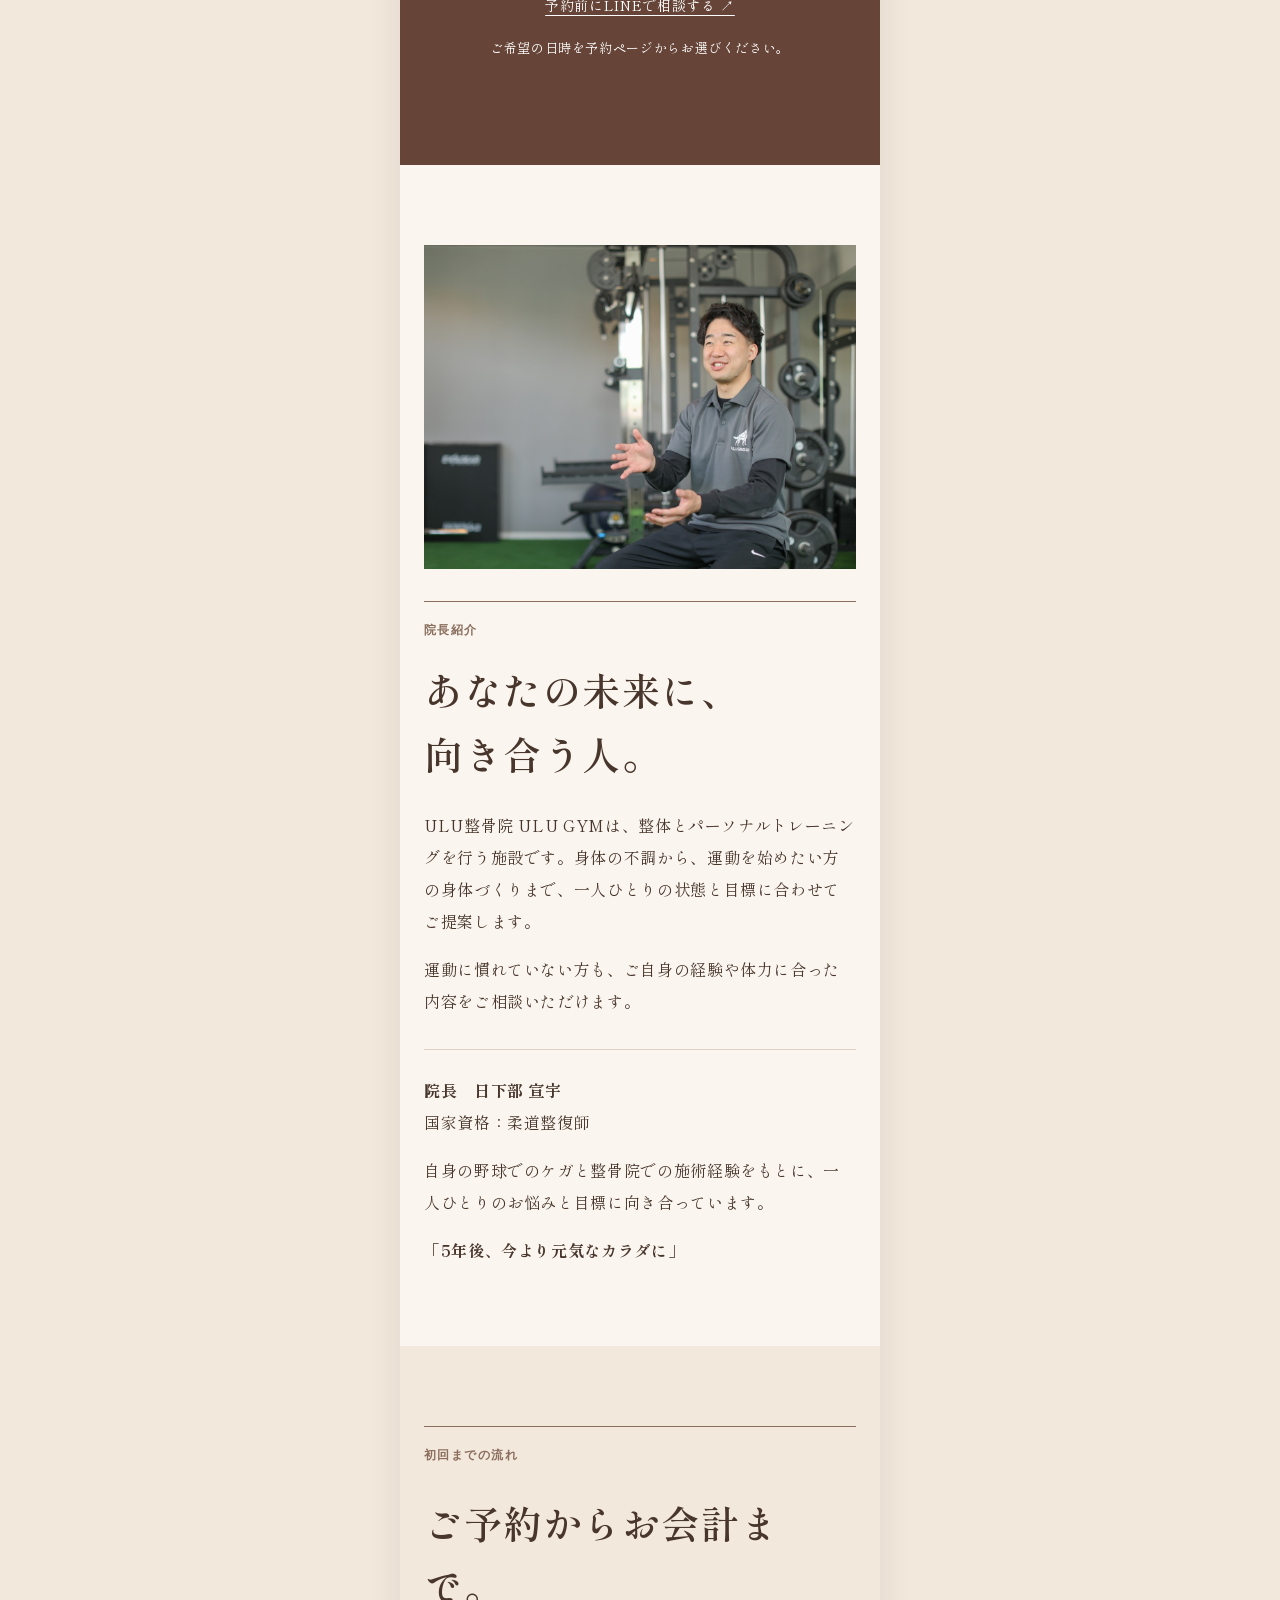
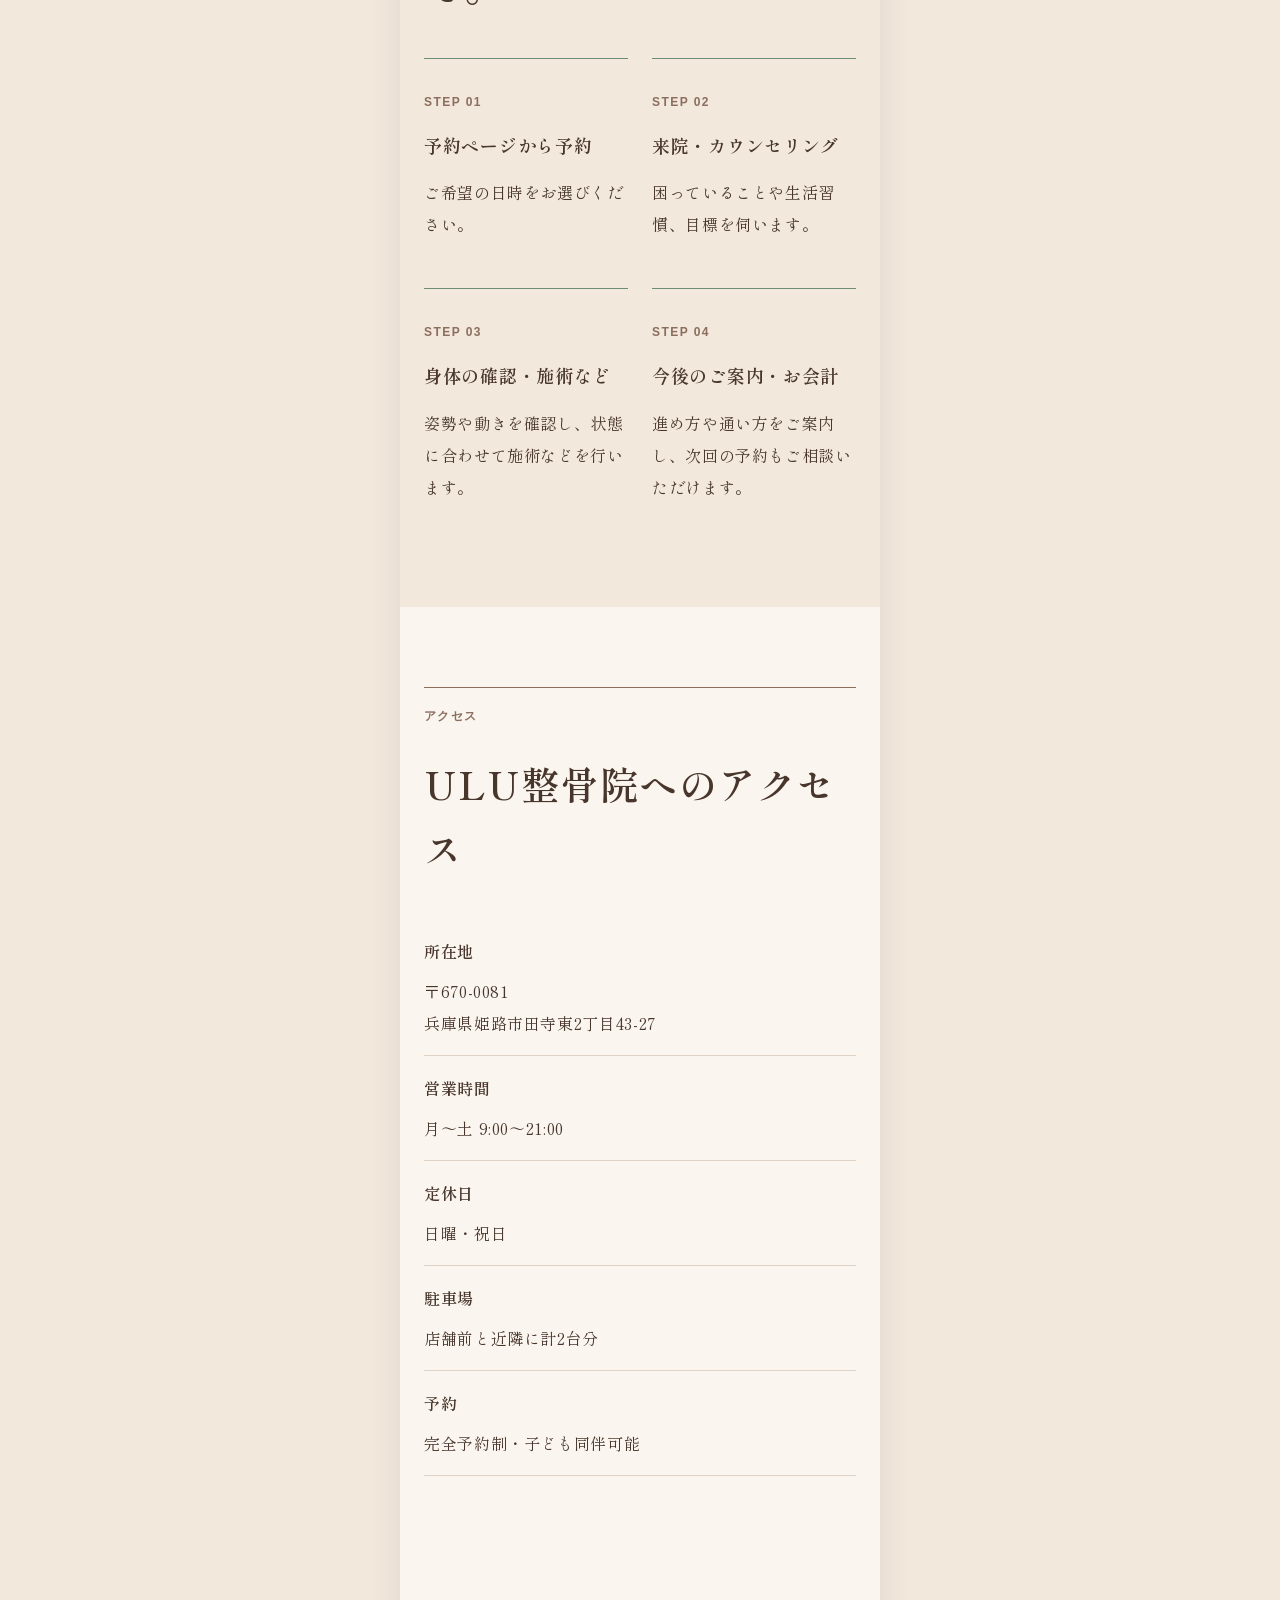
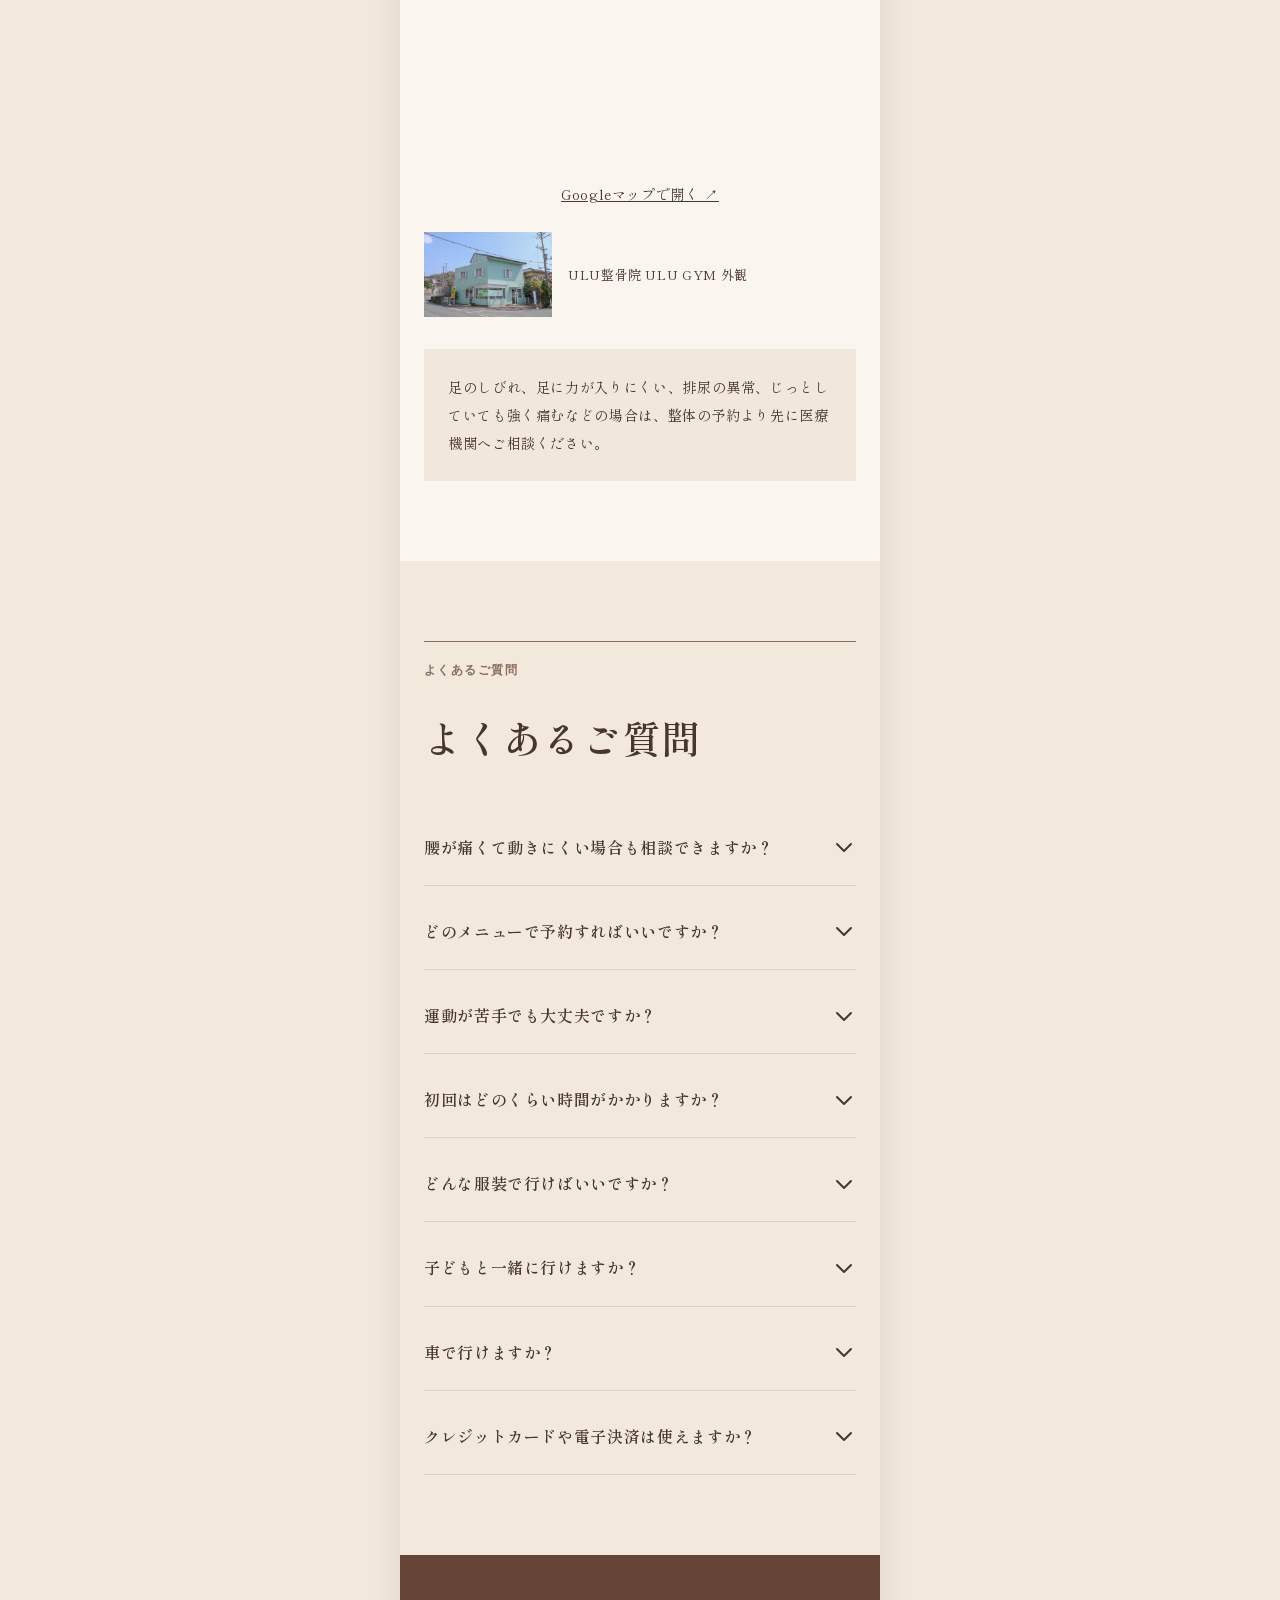
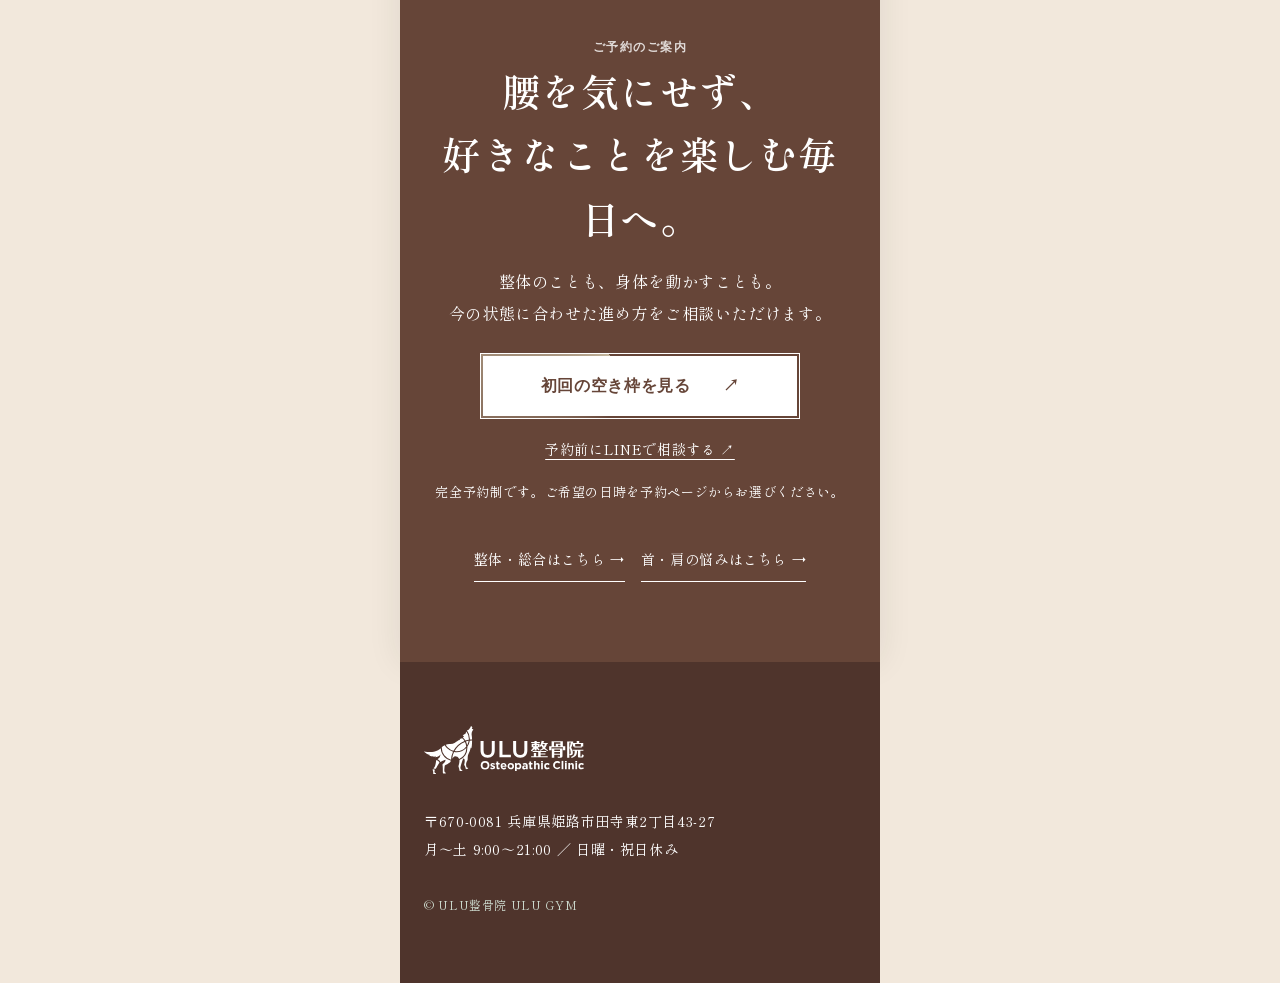
<file: back.html>
<!doctype html><html lang="ja"><head><meta charset="utf-8"><meta name="viewport" content="width=device-width,initial-scale=1"><meta name="description" content="姫路で腰痛の整体をお探しの方へ。ULU整骨院は身体の状態を確認し、整体と運動で好きなことを楽しめる毎日を目指します。"><title>姫路で腰痛の整体をお探しの方へ｜ULU整骨院</title><link rel="stylesheet" href="style.css?v=16"><script defer src="motion.js?v=1"></script><script>(function(w,d,s,l,i){w[l]=w[l]||[];w[l].push({'gtm.start':new Date().getTime(),event:'gtm.js'});var f=d.getElementsByTagName(s)[0],j=d.createElement(s),dl=l!='dataLayer'?'&l='+l:'';j.async=true;j.src='https://www.googletagmanager.com/gtm.js?id='+i+dl;f.parentNode.insertBefore(j,f);})(window,document,'script','dataLayer','GTM-WN6FW2GV');</script><script defer src="tracking.js?v=1"></script></head><body data-theme="back"><noscript><iframe src="https://www.googletagmanager.com/ns.html?id=GTM-WN6FW2GV" height="0" width="0" style="display:none;visibility:hidden" title="Google Tag Manager"></iframe></noscript><header><a class="logo" href="index.html" aria-label="ULU整骨院 トップ"><img src="assets/ulu-clinic-logo-black.svg" alt="" width="136" height="40"></a><span>姫路市田寺東・完全予約制</span><a class="head-cta" href="https://appointment-system.net/book?src=lp_youtu">初回の空き枠を見る <b>↗</b></a></header><main id="app"><section id="top" class="hero"><div class="wrap hero-grid"><div class="hero-copy"><div class="eyebrow">姫路で腰痛の整体をお探しの方へ<span class="hero-location">姫路市田寺東</span></div><h1>「腰が気になるから」を、<br>やりたいことを<br>諦める理由にしない。</h1><p class="hero-promise">姫路市田寺東で、整体と運動をひとつの場所で。</p><div class="price-inline">初回 <strong>2,980</strong>円（税込）<br>60〜90分程度・カウンセリング込み</div><a class="button shimmer-button" href="https://appointment-system.net/book?src=lp_youtu"><span class="shimmer-spark" aria-hidden="true"><span class="shimmer-spin"></span></span><span class="shimmer-label">初回の空き枠を見る <span>↗</span></span></a><p class="note"><a href="https://lin.ee/pum599o">予約前にLINEで相談する</a></p><p>旅行も、散歩も、好きなスポーツも。腰を気にせず楽しめる毎日を、一緒に目指しませんか。</p><p>整体と、ご自身で取り組める運動。身体の状態と目標に合わせた方法をご提案します。</p><div class="tags"><span>柔道整復師が対応</span><span>整体と運動を相談</span><span>完全予約制</span><span>駐車場あり</span></div><div class="hero-kicker">SEITAI <span>×</span> MOVEMENT</div></div><div class="hero-photo"><img src="assets/back-care.jpg" alt="腰まわりの施術風景"></div></div></section><section id="vision" class="story-intro"><div class="wrap story-wrap"><div class="story-content"><div class="story-label">私たちの想い</div><p class="story-overline">その先にある、あなたらしい毎日へ。</p><h2>腰を気にせず、<br>また好きなことを。</h2><div class="story-line"></div><p>旅行や散歩、スポーツ。やりたいことを楽しめる毎日を目指して、今の身体に合う方法を考えます。</p></div><div class="story-image" aria-hidden="true"><span>YOUR<br>STORY</span><small>MOVE TOWARD A BETTER DAY</small></div></div></section><section id="scenes" class="section scene-section"><div class="wrap"><div class="section-head"><div class="en scene-heading">こんな場面に</div><h2>毎日のこんな場面で、<br>身体が気になっていませんか。</h2></div><div class="scenes"><div class="scene"><div class="scene-copy"><h3 class="scene-title">長く座ったあと、立ち上がるときに気になる</h3></div><div class="scene-photo" aria-hidden="true" style="background-image:url(assets/life-scenes.jpg);background-position:100% 0%"></div></div><div class="scene"><div class="scene-copy"><h3 class="scene-title">朝、布団から起き上がるときにこわばる</h3></div><div class="scene-photo" aria-hidden="true" style="background-image:url(assets/life-scenes.jpg);background-position:50% 100%"></div></div><div class="scene"><div class="scene-copy"><h3 class="scene-title">顔を洗うなど、前かがみの姿勢がつらい</h3></div><div class="scene-photo" aria-hidden="true" style="background-image:url(assets/scene-grid-a.png);background-position:0% 0%"></div></div><div class="scene"><div class="scene-copy"><h3 class="scene-title">重い物を持ち上げるのがこわい</h3></div><div class="scene-photo" aria-hidden="true" style="background-image:url(assets/scene-grid-a.png);background-position:50% 0%"></div></div><div class="scene"><div class="scene-copy"><h3 class="scene-title">庭仕事や草むしりのあと、腰が気になる</h3></div><div class="scene-photo" aria-hidden="true" style="background-image:url(assets/scene-grid-a.png);background-position:100% 0%"></div></div><div class="scene"><div class="scene-copy"><h3 class="scene-title">車の乗り降りで、腰をかばってしまう</h3></div><div class="scene-photo" aria-hidden="true" style="background-image:url(assets/life-scenes.jpg);background-position:50% 0%"></div></div></div><p class="after">どんな場面で、どのように気になるのか。うまく説明できなくても大丈夫です。まずはお話を聞かせてください。</p><div class="links"><a href="index.html">整体・総合はこちら →</a><a href="shoulder.html">首・肩の悩みはこちら →</a></div></div></section><section id="method" class="feature-section"><div class="wrap feature-wrap"><div><span class="feature-label">整体と運動</span><h2>整体と運動を、<br>ひとつの場所で。</h2><p>今の身体を確かめ、整体と運動をご提案。日々の気がかりから、これから続けたい趣味まで、一人ひとりに合う方法を考えます。</p></div><div class="feature-pair"><span>整体<small>CARE</small></span><b>×</b><span>運動<small>MOVEMENT</small></span></div></div></section><section id="first-visit" class="section soft first-section"><div class="wrap"><div class="section-head"><div class="en point-heading">はじめての方へ</div><h2>初回に行うこと。</h2></div><div class="points"><div class="point"><img src="assets/consultation.jpg" alt="身体についてお話を伺う様子" loading="lazy"><div class="point-copy"><h3>腰が気になる場面を伺います</h3><p>いつから、どのような動きで気になるのか。お仕事や家事、運動の習慣、これまでの経過も伺います。</p></div></div><div class="point"><img src="assets/shoulder-check.jpg" alt="身体の動きを確認する様子" loading="lazy"><div class="point-copy"><h3>腰まわりと、全身の動きを確認します</h3><p>立った姿勢や、無理のない範囲での前かがみなどを確認。股関節や背中なども含めてお伝えします。</p></div></div><div class="point"><img src="assets/movement.jpg" alt="身体の動かし方を確認する様子" loading="lazy"><div class="point-copy"><h3>整体と、取り組める運動をご提案します</h3><p>状態に合わせて施術を行い、必要に応じて日常の身体の使い方や、ご自宅でできる体操をお伝えします。</p></div></div></div></div></section><section id="price" class="section"><div class="wrap"><div class="section-head"><div class="en">初回料金</div><h2>初回の料金と服装。</h2></div><div class="pricebox"><div class="price-number">初回 <strong>2,980</strong>円（税込）<br><span>60〜90分程度・カウンセリング込み</span></div><dl><div><dt>服装</dt><dd>動きやすい服装をご持参ください。</dd></div><div><dt>ご予約</dt><dd>完全予約制です。予約ページからお申し込みいただけます。</dd></div></dl><p>施術や運動の内容は、身体の状態に合わせてご案内します。２回目以降は都度払い・月会費などのプランがあります。<a href="https://ulu-gym-seikotsu.com/introduce/price/">継続料金を見る →</a></p><p class="note">※休日・時間外は事前相談制です。通常料金に特別対応費が加算されます。</p></div></div></section><section class="cta"><div class="en">ご予約のご案内</div><h2>これからの毎日へ、<br>最初の一歩を。</h2><p>メニューが決まっていない方もご相談いただけます。</p><a class="button shimmer-button" href="https://appointment-system.net/book?src=lp_youtu"><span class="shimmer-spark" aria-hidden="true"><span class="shimmer-spin"></span></span><span class="shimmer-label">初回の空き枠を見る <span>↗</span></span></a><p class="line-consult"><a href="https://lin.ee/pum599o">予約前にLINEで相談する ↗</a></p><p class="note">ご希望の日時を予約ページからお選びください。</p></section><section class="section"><div class="wrap about"><img src="assets/director.jpg" alt="ULU整骨院 院長の紹介" loading="lazy"><div><div class="en">院長紹介</div><h2>あなたの未来に、<br>向き合う人。</h2><p>ULU整骨院 ULU GYMは、整体とパーソナルトレーニングを行う施設です。身体の不調から、運動を始めたい方の身体づくりまで、一人ひとりの状態と目標に合わせてご提案します。</p><p>運動に慣れていない方も、ご自身の経験や体力に合った内容をご相談いただけます。</p><div class="name"><b>院長　日下部 宣宇</b><br>国家資格：柔道整復師<p>自身の野球でのケガと整骨院での施術経験をもとに、一人ひとりのお悩みと目標に向き合っています。</p><b>「5年後、今より元気なカラダに」</b></div></div></div></section><section class="section soft"><div class="wrap"><div class="section-head"><div class="en">初回までの流れ</div><h2>ご予約からお会計まで。</h2></div><div class="steps"><div class="step"><b>STEP 01</b><h3>予約ページから予約</h3><p>ご希望の日時をお選びください。</p></div><div class="step"><b>STEP 02</b><h3>来院・カウンセリング</h3><p>困っていることや生活習慣、目標を伺います。</p></div><div class="step"><b>STEP 03</b><h3>身体の確認・施術など</h3><p>姿勢や動きを確認し、状態に合わせて施術などを行います。</p></div><div class="step"><b>STEP 04</b><h3>今後のご案内・お会計</h3><p>進め方や通い方をご案内し、次回の予約もご相談いただけます。</p></div></div></div></section><section id="access" class="section"><div class="wrap"><div class="section-head"><div class="en">アクセス</div><h2>ULU整骨院へのアクセス</h2></div><div class="access"><div><dl><div><dt>所在地</dt><dd>〒670-0081<br>兵庫県姫路市田寺東2丁目43-27</dd></div><div><dt>営業時間</dt><dd>月〜土 9:00〜21:00</dd></div><div><dt>定休日</dt><dd>日曜・祝日</dd></div><div><dt>駐車場</dt><dd>店舗前と近隣に計2台分</dd></div><div><dt>予約</dt><dd>完全予約制・子ども同伴可能</dd></div></dl></div><div><iframe class="map" title="ULU整骨院の地図" loading="lazy" src="https://maps.google.com/maps?q=%E5%85%B5%E5%BA%AB%E7%9C%8C%E5%A7%AB%E8%B7%AF%E5%B8%82%E7%94%B0%E5%AF%BA%E6%9D%B12%E4%B8%81%E7%9B%AE43-27&output=embed"></iframe><a class="map-link" href="https://www.google.com/maps/search/?api=1&amp;query=34.8591765%2C134.6760666">Googleマップで開く ↗</a></div></div><div class="access-photo"><img src="assets/clinic.jpg" alt="ULU整骨院 ULU GYMの外観" loading="lazy"><span>ULU整骨院 ULU GYM 外観</span></div><div class="warning">足のしびれ、足に力が入りにくい、排尿の異常、じっとしていても強く痛むなどの場合は、整体の予約より先に医療機関へご相談ください。</div></div></section><section id="faq" class="section soft"><div class="wrap"><div class="section-head"><div class="en">よくあるご質問</div><h2>よくあるご質問</h2></div><div class="faq"><details class="group"><summary><span>腰が痛くて動きにくい場合も相談できますか？</span><svg aria-hidden="true" xmlns="http://www.w3.org/2000/svg" fill="none" viewBox="0 0 24 24" stroke="currentColor"><path stroke-linecap="round" stroke-linejoin="round" stroke-width="2" d="M19 9l-7 7-7-7" /></svg></summary><div class="answer"><p>まずはLINEで現在の様子をお知らせください。状態によっては、先に医療機関での確認をご案内する場合があります。</p></div></details><details class="group"><summary><span>どのメニューで予約すればいいですか？</span><svg aria-hidden="true" xmlns="http://www.w3.org/2000/svg" fill="none" viewBox="0 0 24 24" stroke="currentColor"><path stroke-linecap="round" stroke-linejoin="round" stroke-width="2" d="M19 9l-7 7-7-7" /></svg></summary><div class="answer"><p>迷う場合は、<a href="https://lin.ee/pum599o">LINEでお悩みやご希望をお知らせください</a>。身体の状態と目的を伺い、合う内容をご提案します。</p></div></details><details class="group"><summary><span>運動が苦手でも大丈夫ですか？</span><svg aria-hidden="true" xmlns="http://www.w3.org/2000/svg" fill="none" viewBox="0 0 24 24" stroke="currentColor"><path stroke-linecap="round" stroke-linejoin="round" stroke-width="2" d="M19 9l-7 7-7-7" /></svg></summary><div class="answer"><p>運動経験や体力、身体の状態に合わせた内容をご提案します。運動に慣れていない方もご相談ください。</p></div></details><details class="group"><summary><span>初回はどのくらい時間がかかりますか？</span><svg aria-hidden="true" xmlns="http://www.w3.org/2000/svg" fill="none" viewBox="0 0 24 24" stroke="currentColor"><path stroke-linecap="round" stroke-linejoin="round" stroke-width="2" d="M19 9l-7 7-7-7" /></svg></summary><div class="answer"><p>カウンセリングを含めて60〜90分程度です。時間に余裕をもってお越しください。</p></div></details><details class="group"><summary><span>どんな服装で行けばいいですか？</span><svg aria-hidden="true" xmlns="http://www.w3.org/2000/svg" fill="none" viewBox="0 0 24 24" stroke="currentColor"><path stroke-linecap="round" stroke-linejoin="round" stroke-width="2" d="M19 9l-7 7-7-7" /></svg></summary><div class="answer"><p>Tシャツやジャージなど、動きやすい服装をご持参ください。</p></div></details><details class="group"><summary><span>子どもと一緒に行けますか？</span><svg aria-hidden="true" xmlns="http://www.w3.org/2000/svg" fill="none" viewBox="0 0 24 24" stroke="currentColor"><path stroke-linecap="round" stroke-linejoin="round" stroke-width="2" d="M19 9l-7 7-7-7" /></svg></summary><div class="answer"><p>はい。子ども同伴でお越しいただけます。ご予約時にお知らせください。</p></div></details><details class="group"><summary><span>車で行けますか？</span><svg aria-hidden="true" xmlns="http://www.w3.org/2000/svg" fill="none" viewBox="0 0 24 24" stroke="currentColor"><path stroke-linecap="round" stroke-linejoin="round" stroke-width="2" d="M19 9l-7 7-7-7" /></svg></summary><div class="answer"><p>はい。店舗前と近隣に、計2台分の駐車場があります。</p></div></details><details class="group"><summary><span>クレジットカードや電子決済は使えますか？</span><svg aria-hidden="true" xmlns="http://www.w3.org/2000/svg" fill="none" viewBox="0 0 24 24" stroke="currentColor"><path stroke-linecap="round" stroke-linejoin="round" stroke-width="2" d="M19 9l-7 7-7-7" /></svg></summary><div class="answer"><p>はい。クレジットカード・電子決済に対応しています。</p></div></details></div></div></section><section class="cta"><div class="en">ご予約のご案内</div><h2>腰を気にせず、<br>好きなことを楽しむ毎日へ。</h2><p>整体のことも、身体を動かすことも。<br>今の状態に合わせた進め方をご相談いただけます。</p><a class="button shimmer-button" href="https://appointment-system.net/book?src=lp_youtu"><span class="shimmer-spark" aria-hidden="true"><span class="shimmer-spin"></span></span><span class="shimmer-label">初回の空き枠を見る <span>↗</span></span></a><p class="line-consult"><a href="https://lin.ee/pum599o">予約前にLINEで相談する ↗</a></p><p class="note">完全予約制です。ご希望の日時を予約ページからお選びください。</p><div class="links"><a href="index.html">整体・総合はこちら →</a><a href="shoulder.html">首・肩の悩みはこちら →</a></div></section></main><footer><div class="wrap"><a class="logo" href="index.html" aria-label="ULU整骨院 トップ"><img src="assets/ulu-clinic-logo-white.svg" alt="" width="160" height="48"></a><p>〒670-0081 兵庫県姫路市田寺東2丁目43-27<br>月〜土 9:00〜21:00 ／ 日曜・祝日休み</p><small>© ULU整骨院 ULU GYM</small></div></footer><aside class="mobile-booking" aria-label="初回予約"><div><span>初回</span><strong>2,980円</strong><small>（税込）</small></div><a href="https://appointment-system.net/book?src=lp_youtu">初回の空き枠を見る <span aria-hidden="true">↗</span></a></aside><aside class="desktop-left" aria-label="ページ内のご案内"><div class="rail-inner"><a class="rail-brand" href="#top" aria-label="ページの先頭へ"><img src="assets/ulu-clinic-logo-black.svg" alt="ULU整骨院" width="176" height="56"></a><p class="rail-intro">5年後、今より<br>元気なカラダに。</p><nav aria-label="ページ内メニュー"><a href="#vision">私たちの想い</a><a href="#scenes">こんなお悩みに</a><a href="#method">整体と運動</a><a href="#first-visit">はじめての方へ</a><a href="#price">初回料金</a><a href="#access">アクセス</a><a href="#faq">よくあるご質問</a></nav><span class="rail-location">HIMEJI, HYOGO</span></div></aside><aside class="desktop-right" aria-label="ご予約と関連ページ"><div class="rail-inner"><p class="rail-label">ご予約のご案内</p><p class="rail-heading">これからの毎日を、<br>もっと自分らしく。</p><div class="rail-price">初回 <strong>2,980</strong>円 <small>税込</small></div><p class="rail-note">60〜90分程度・カウンセリング込み</p><a class="rail-book" href="https://appointment-system.net/book?src=lp_youtu">初回の空き枠を見る <span aria-hidden="true">↗</span></a><div class="rail-links"><span>OTHER PAGES</span><a href="index.html">整体・総合 ↗</a><a href="back.html">腰痛 ↗</a><a href="shoulder.html">肩こり ↗</a></div></div></aside></body></html>
</file>
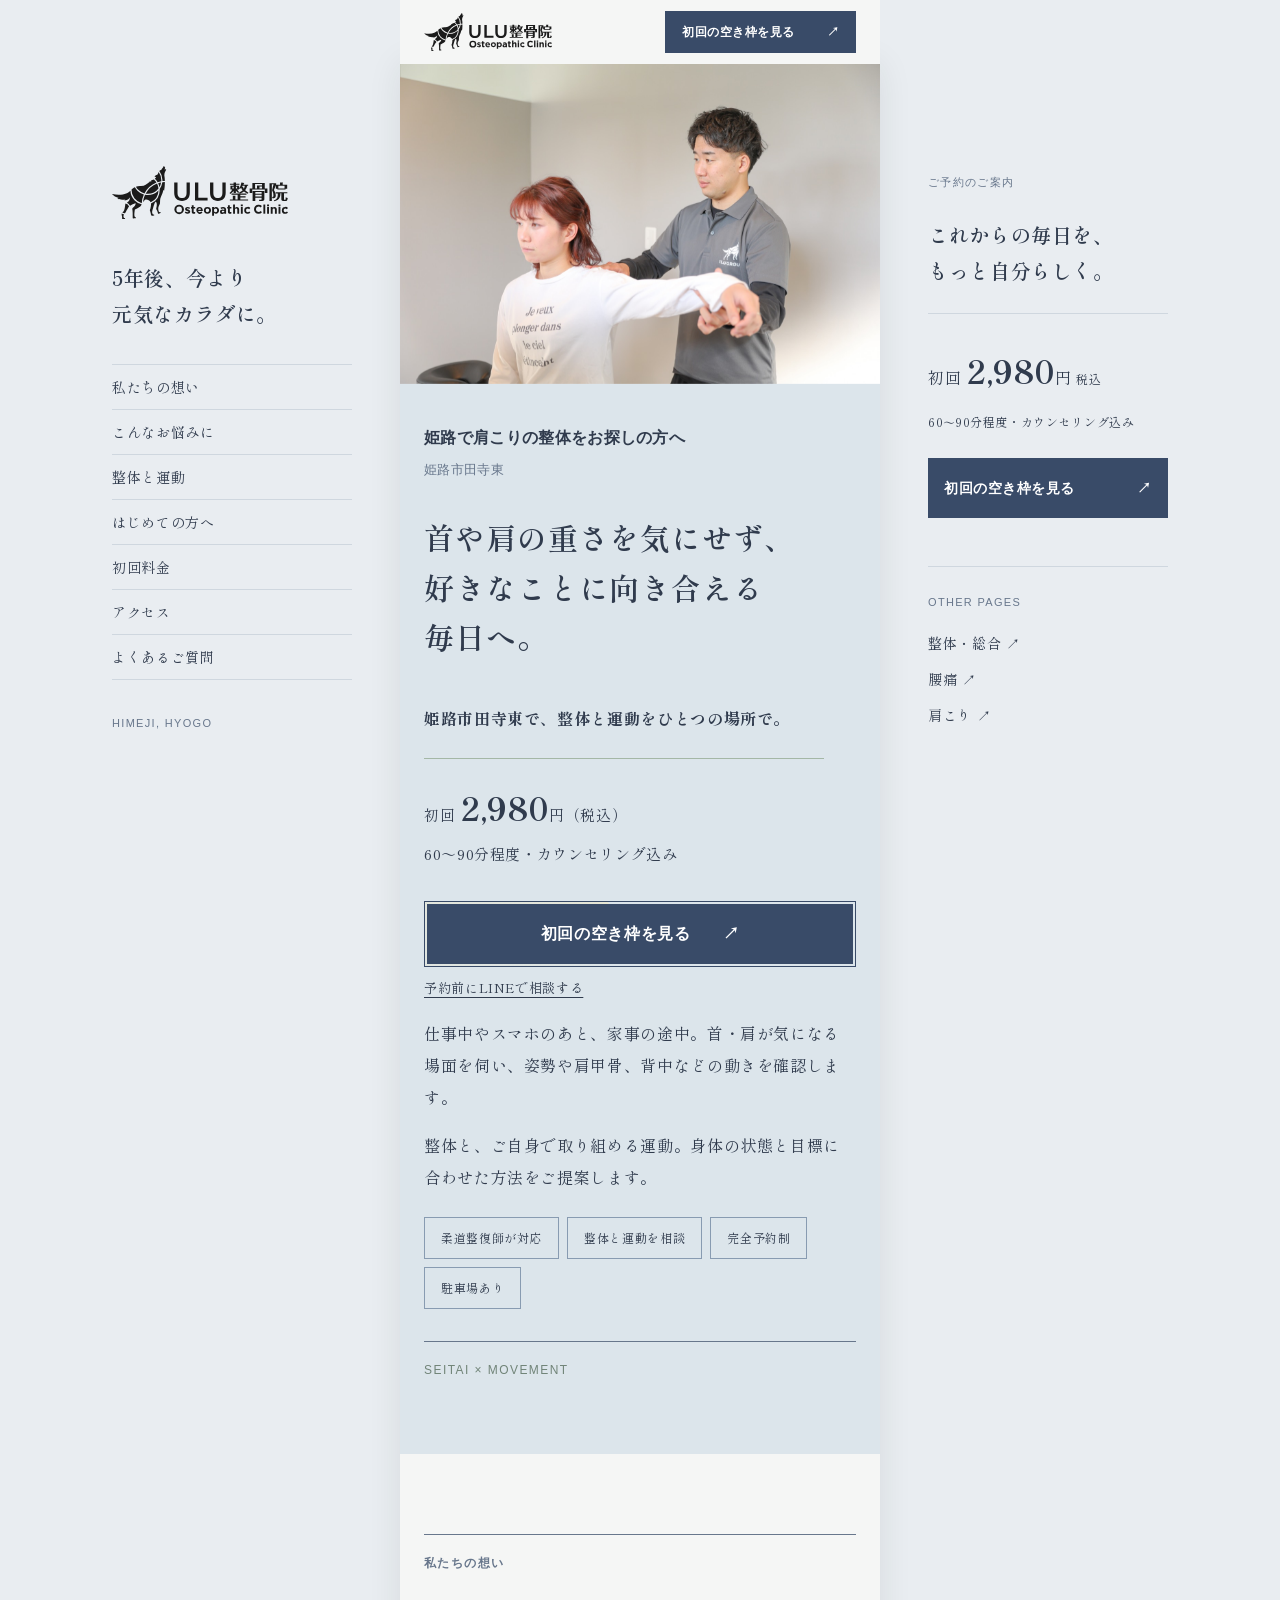
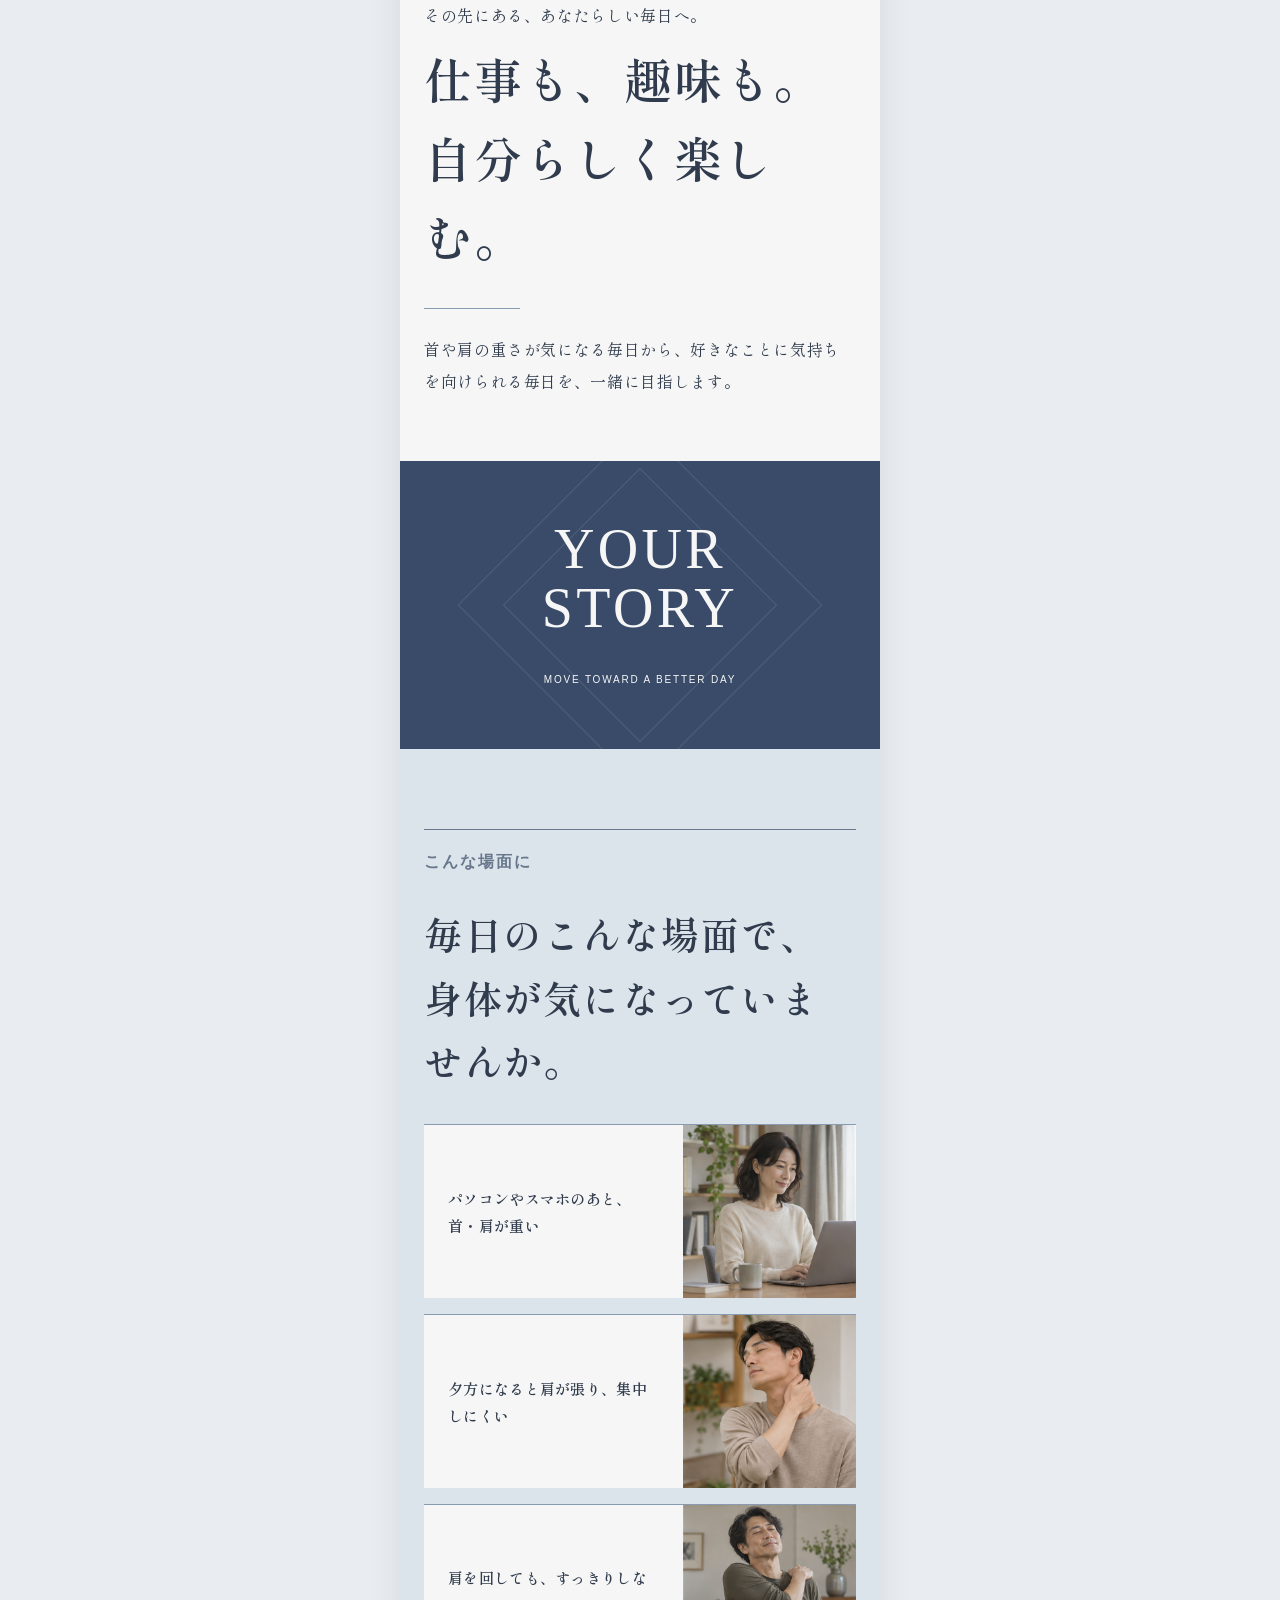
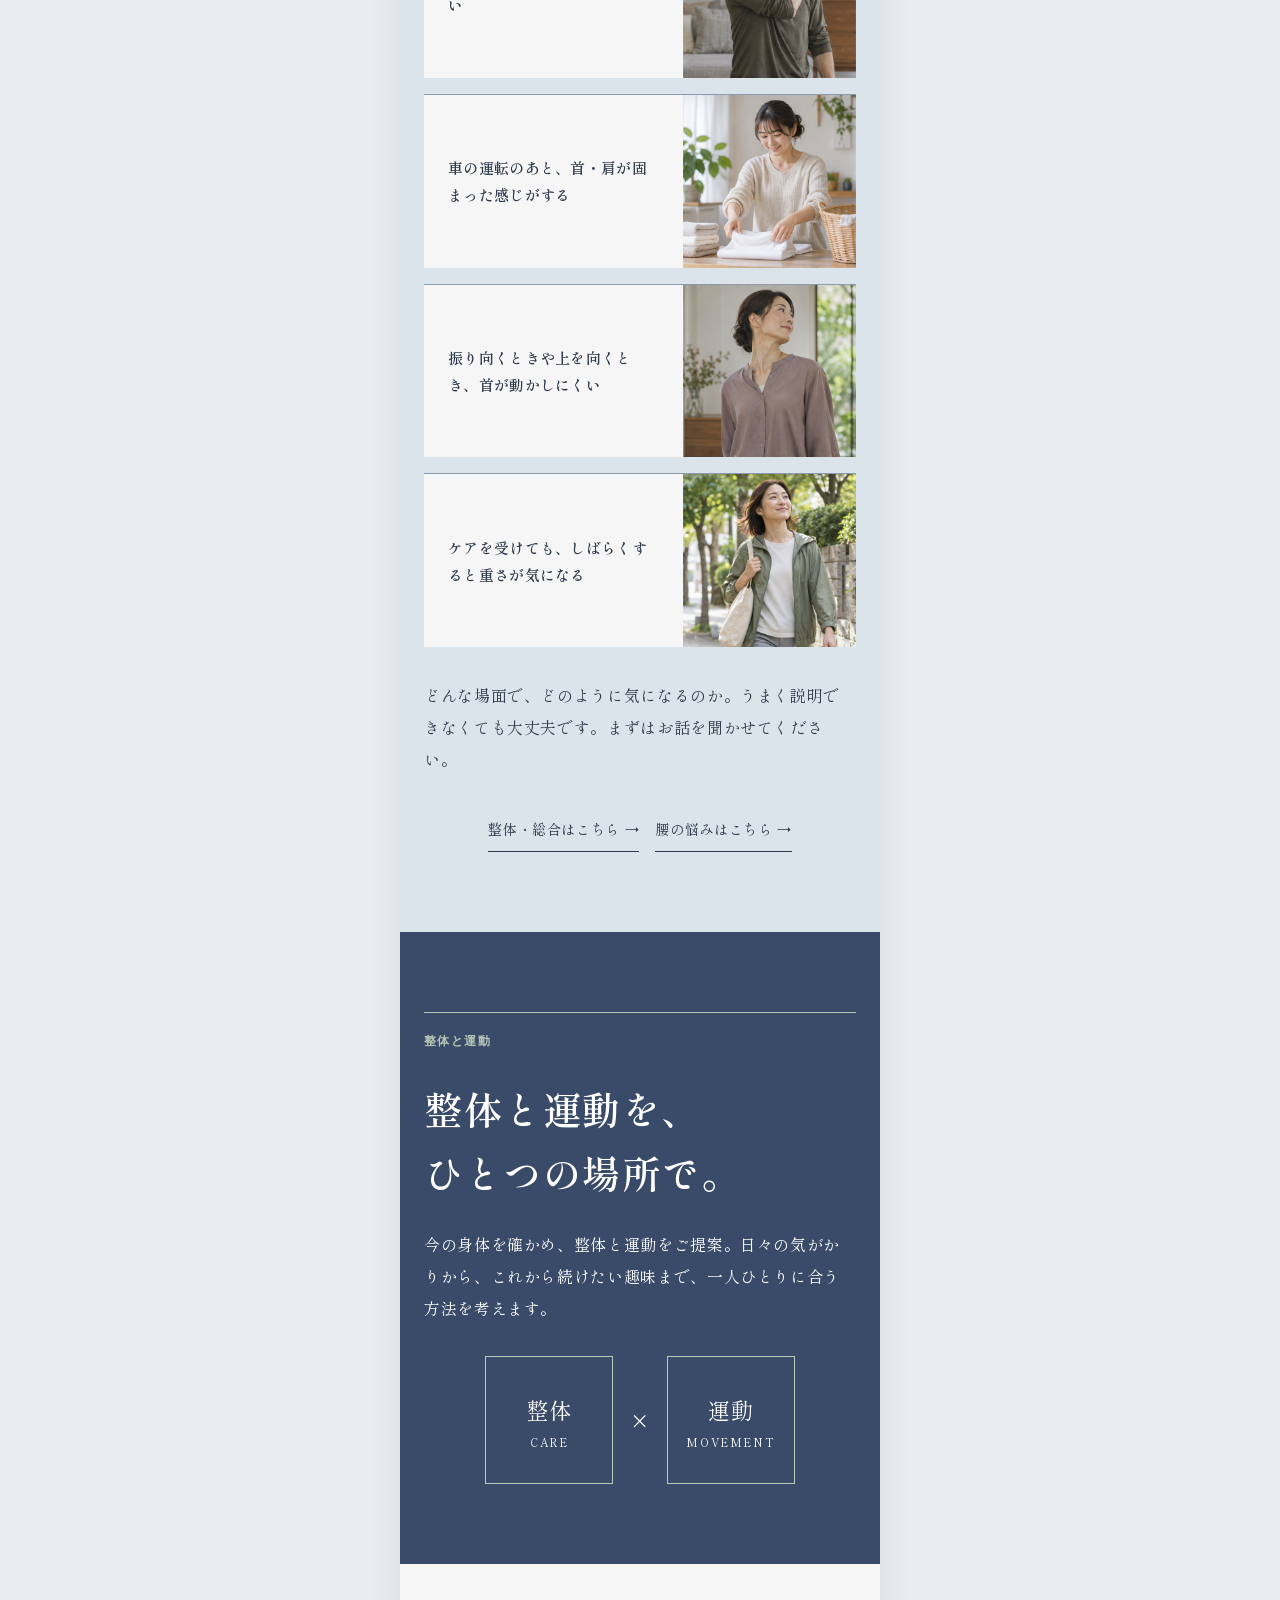
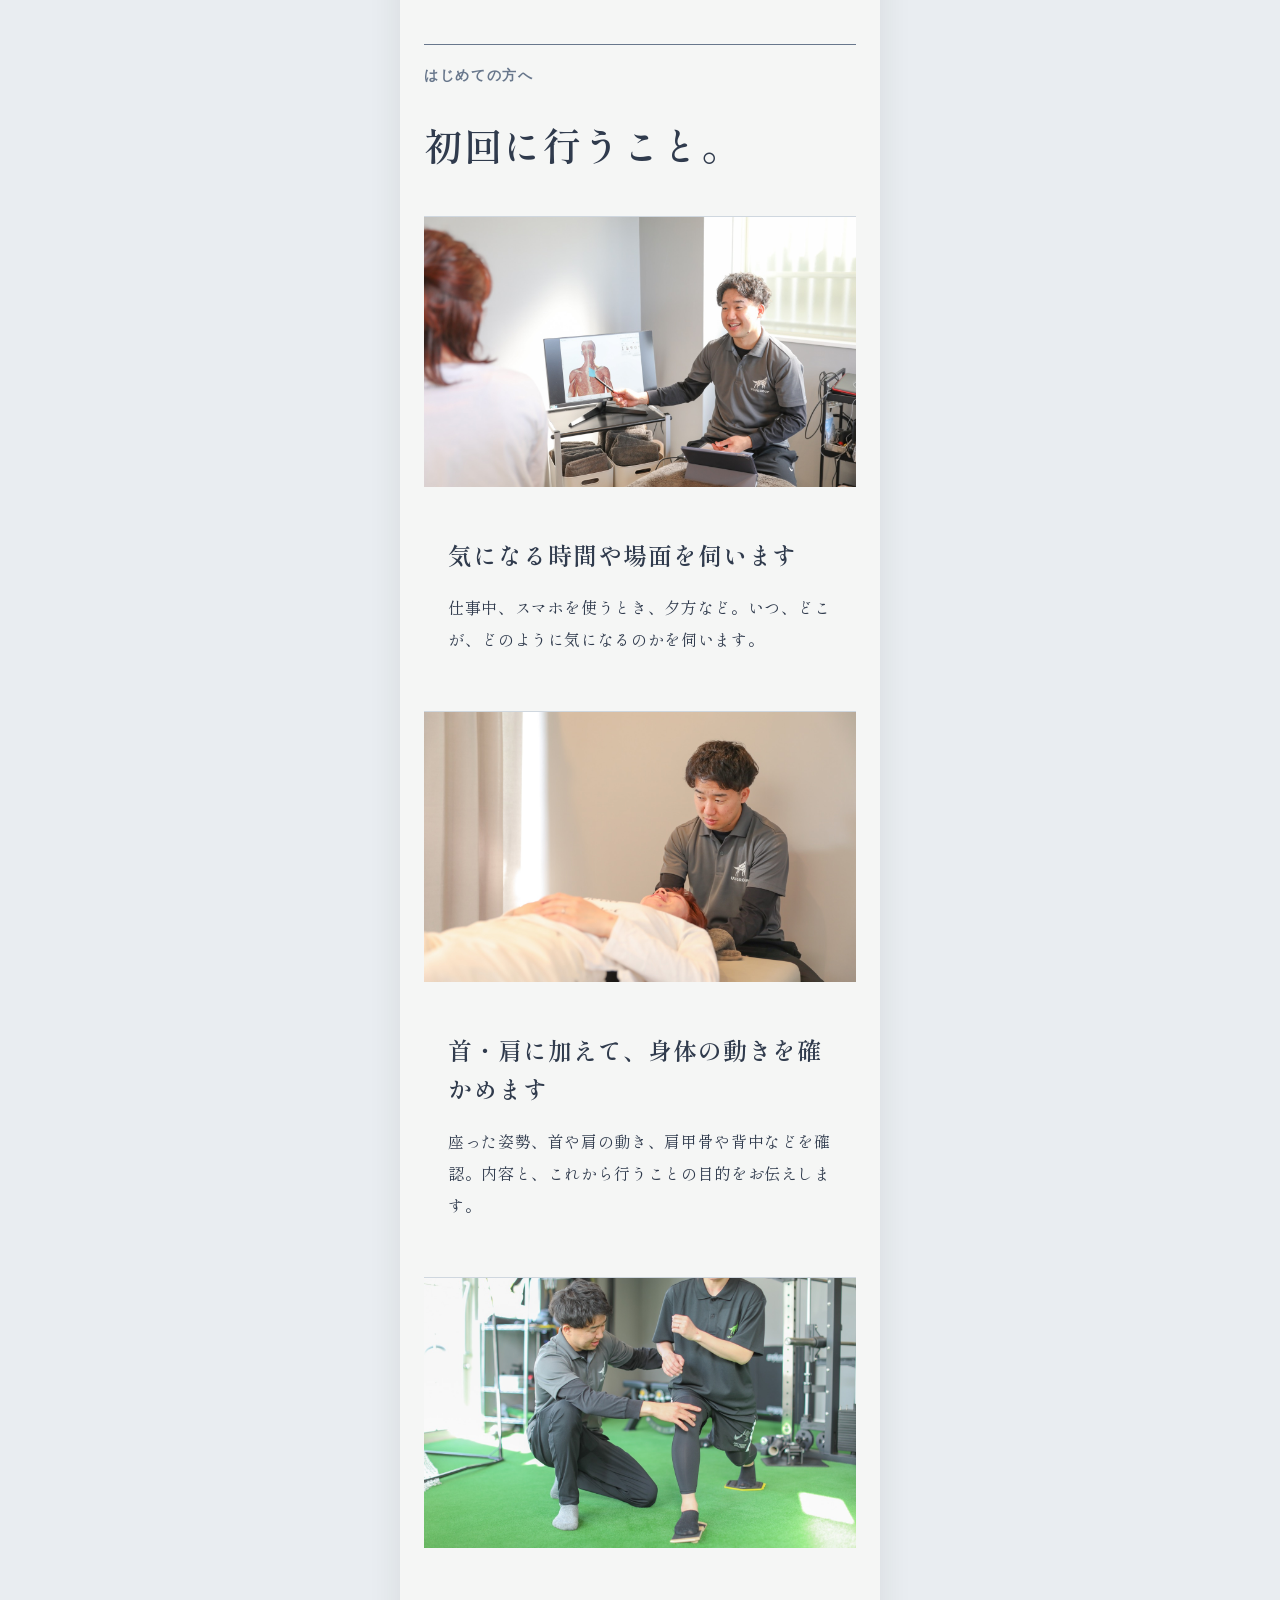
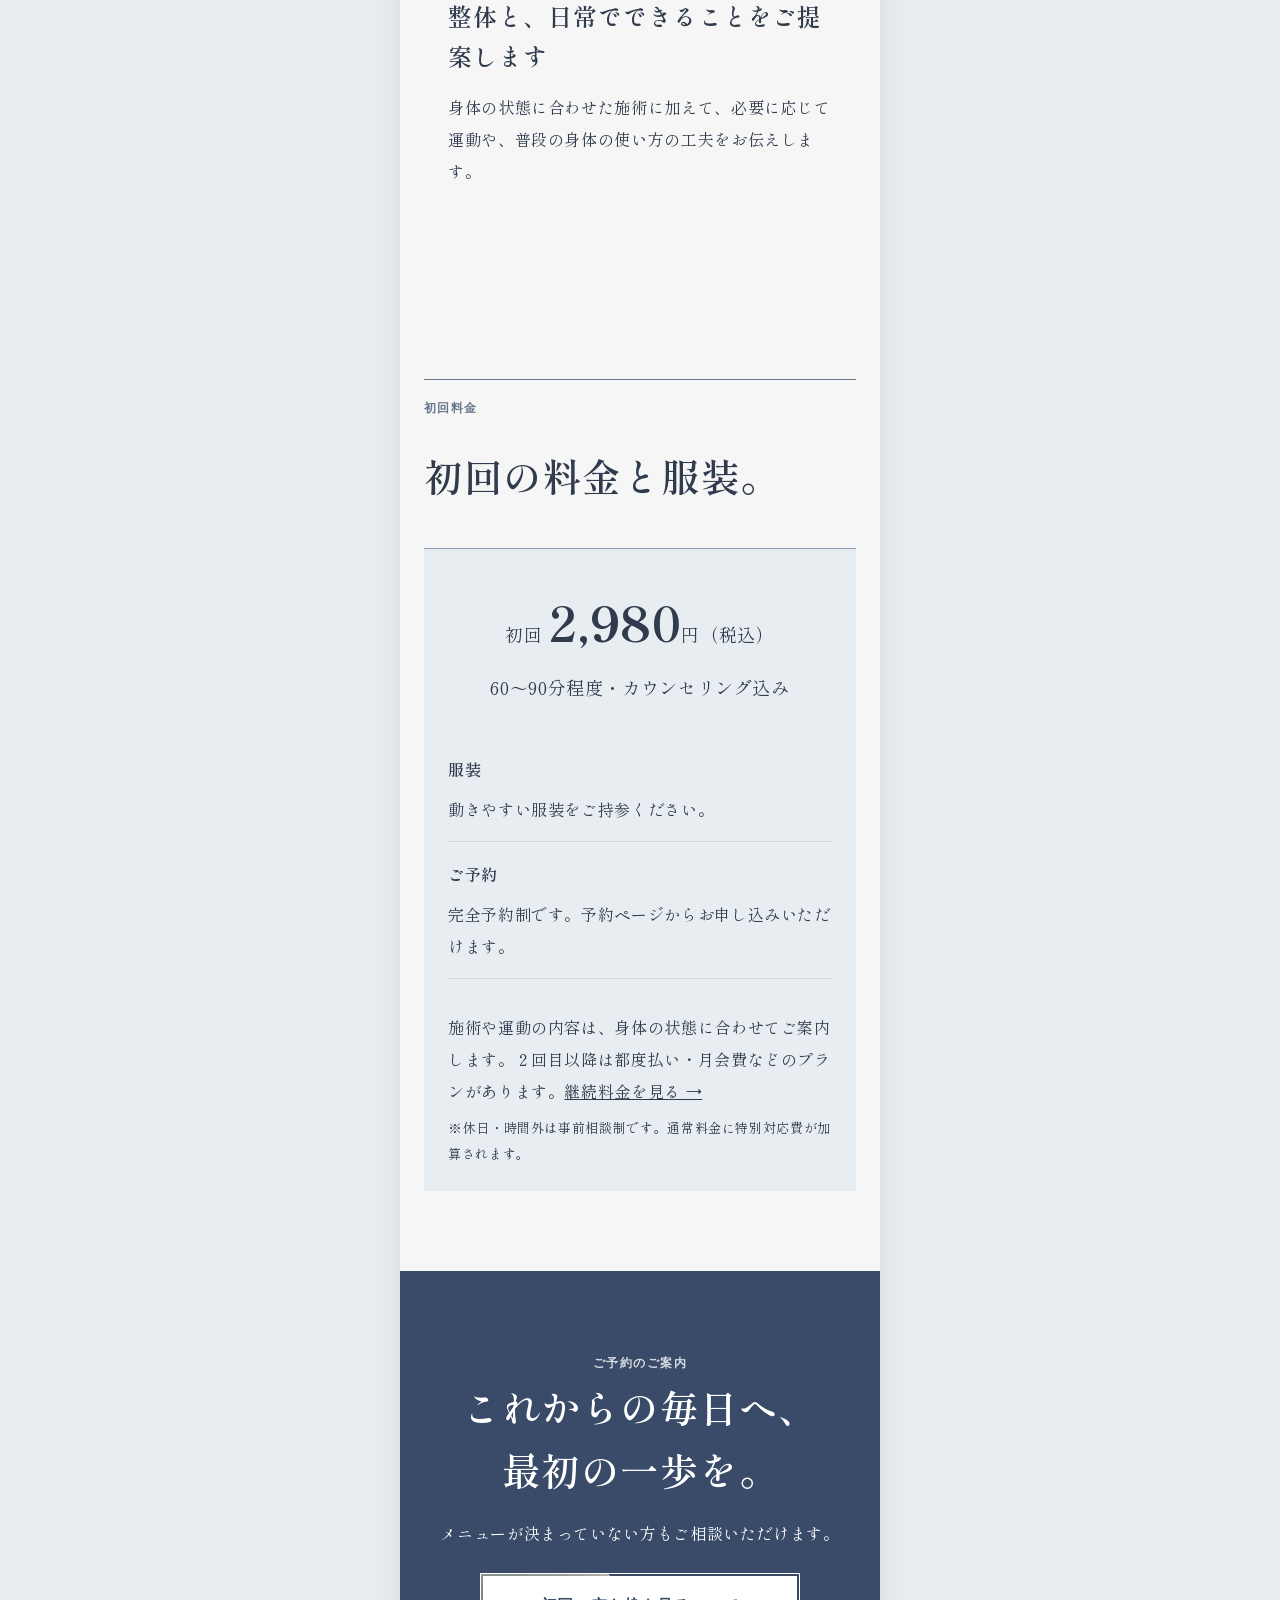
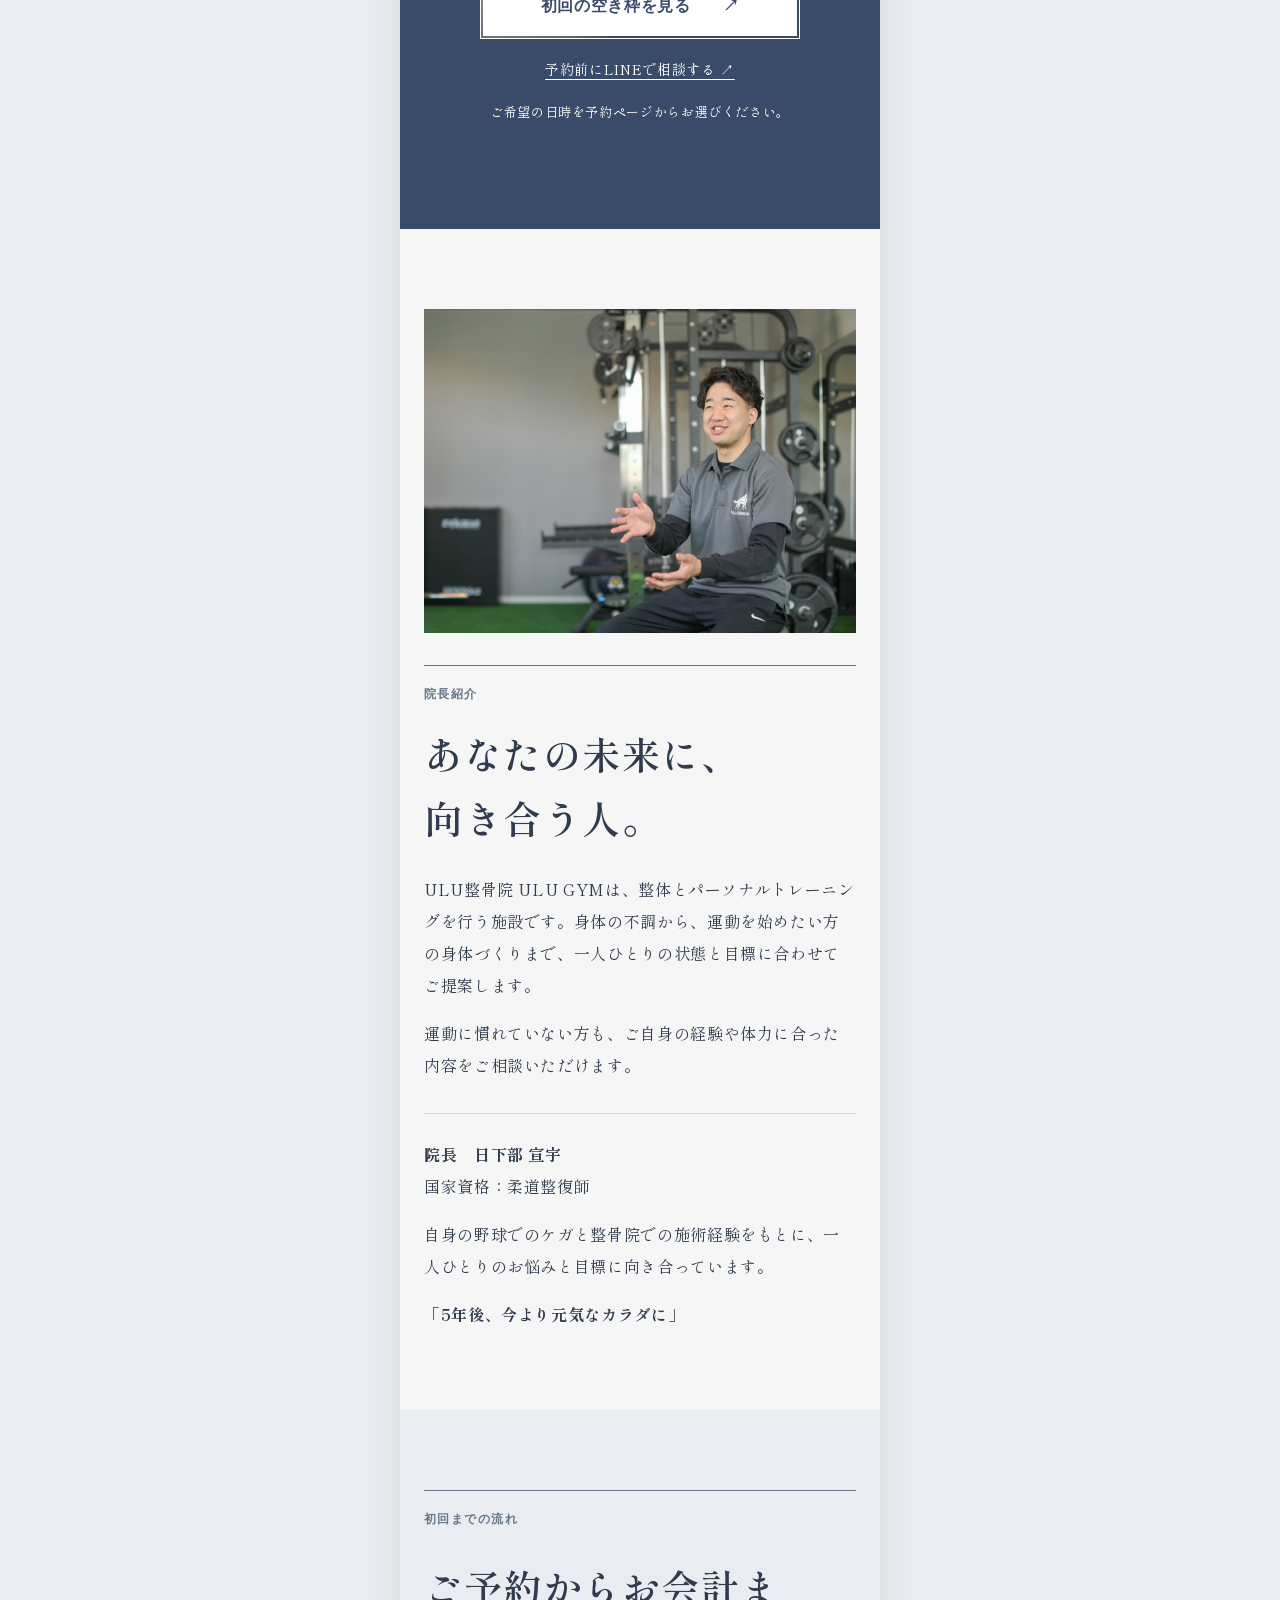
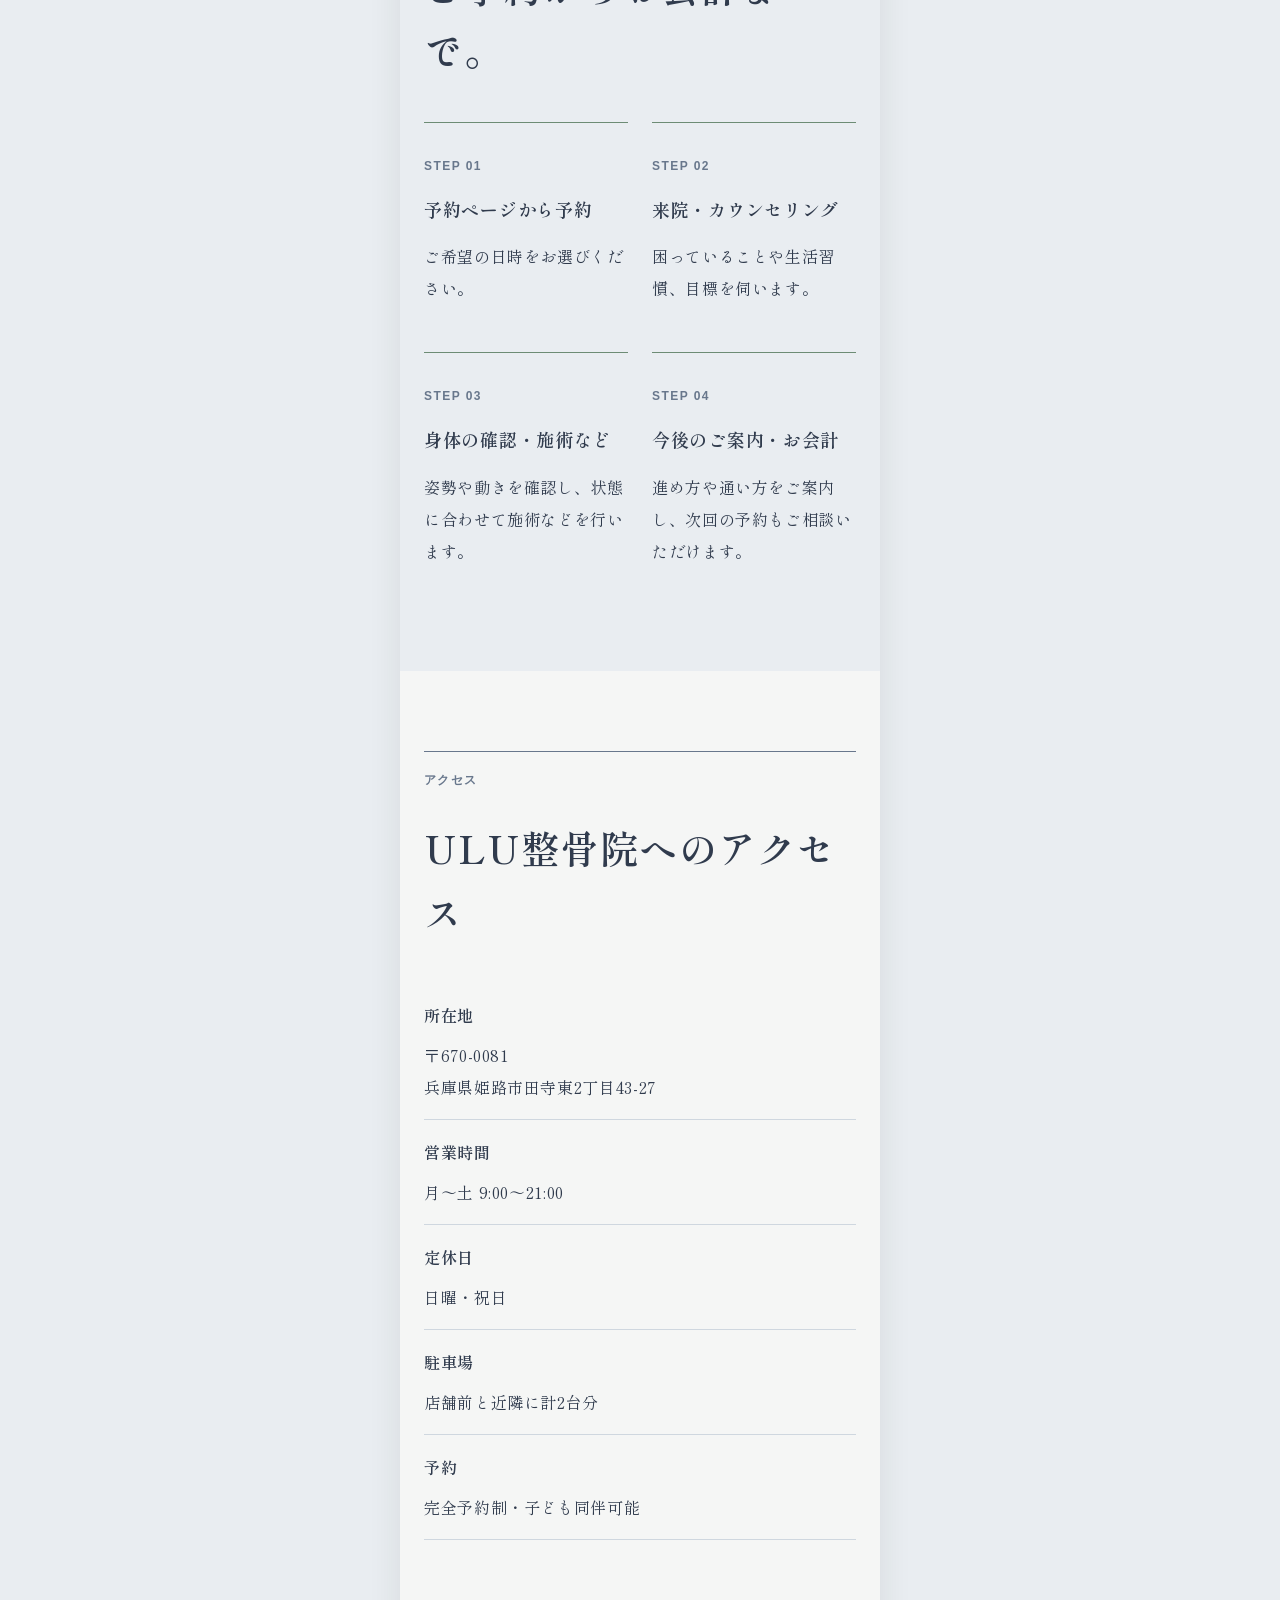
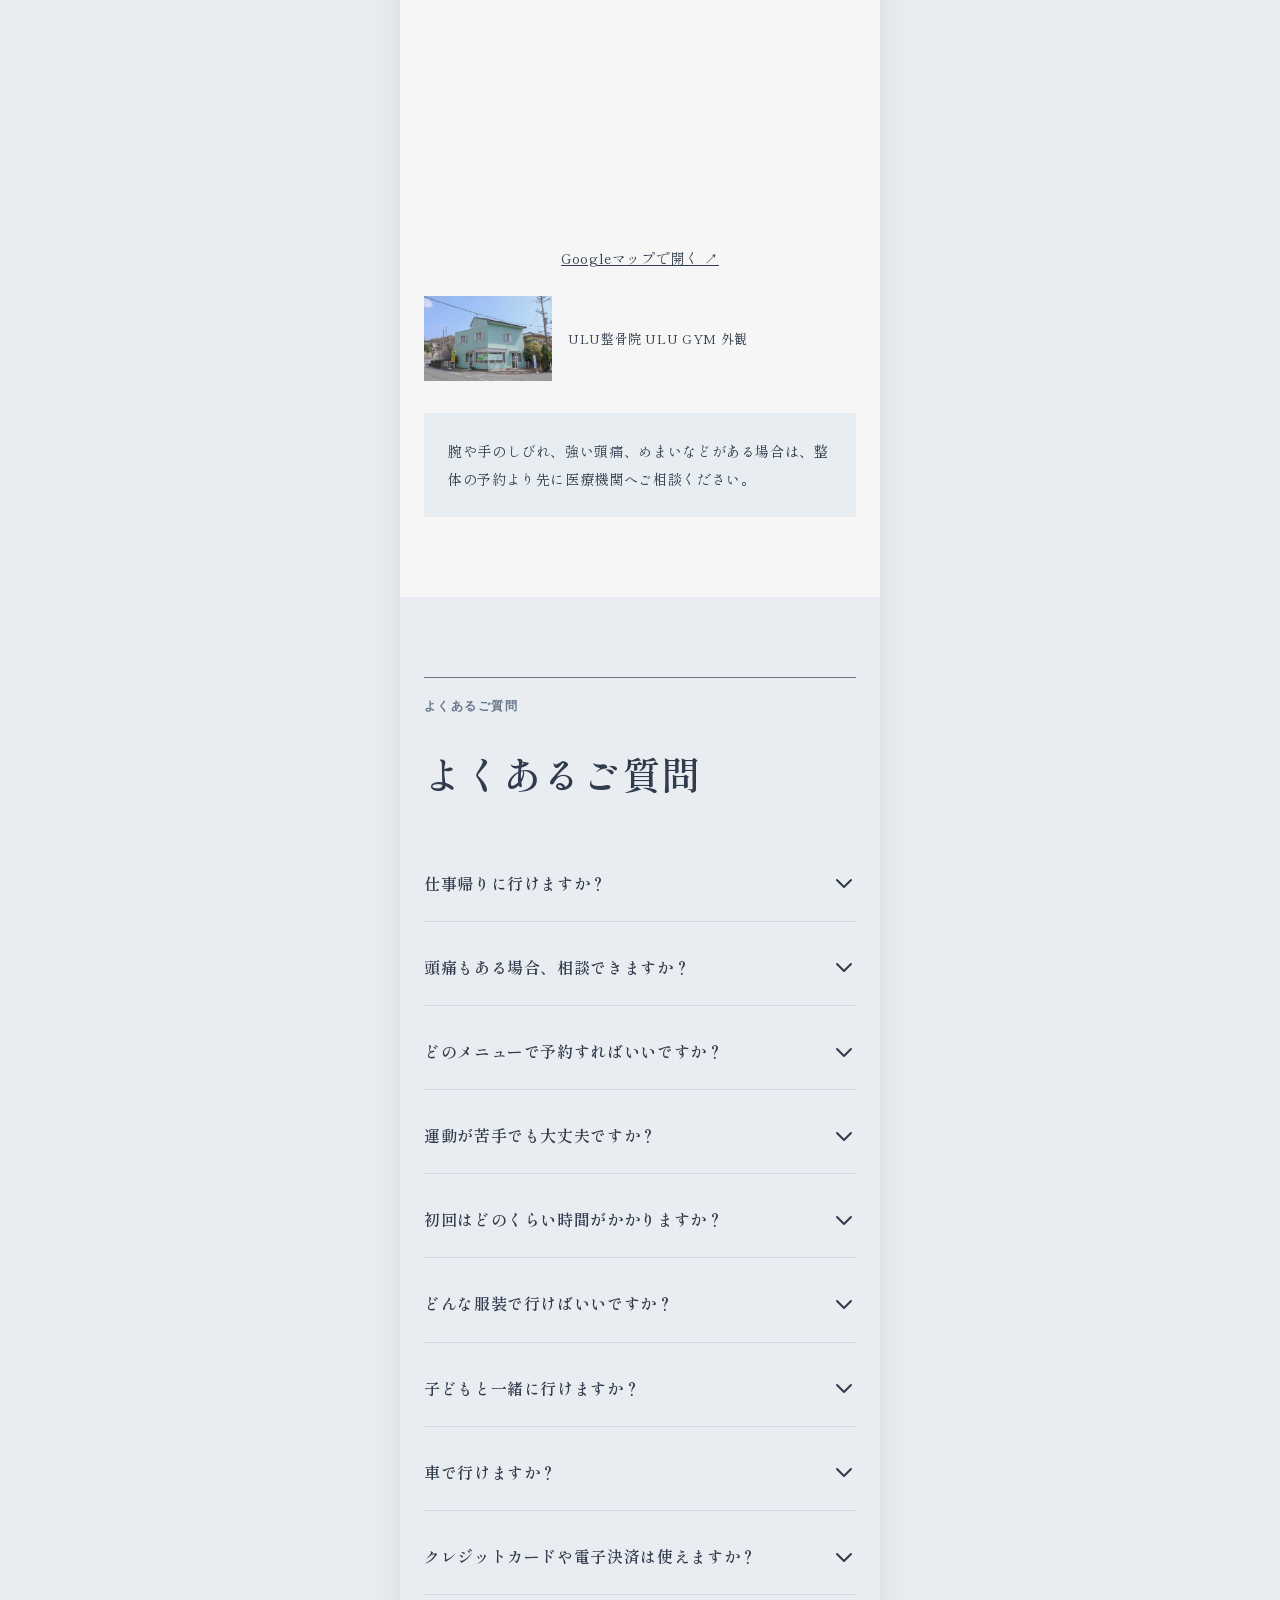
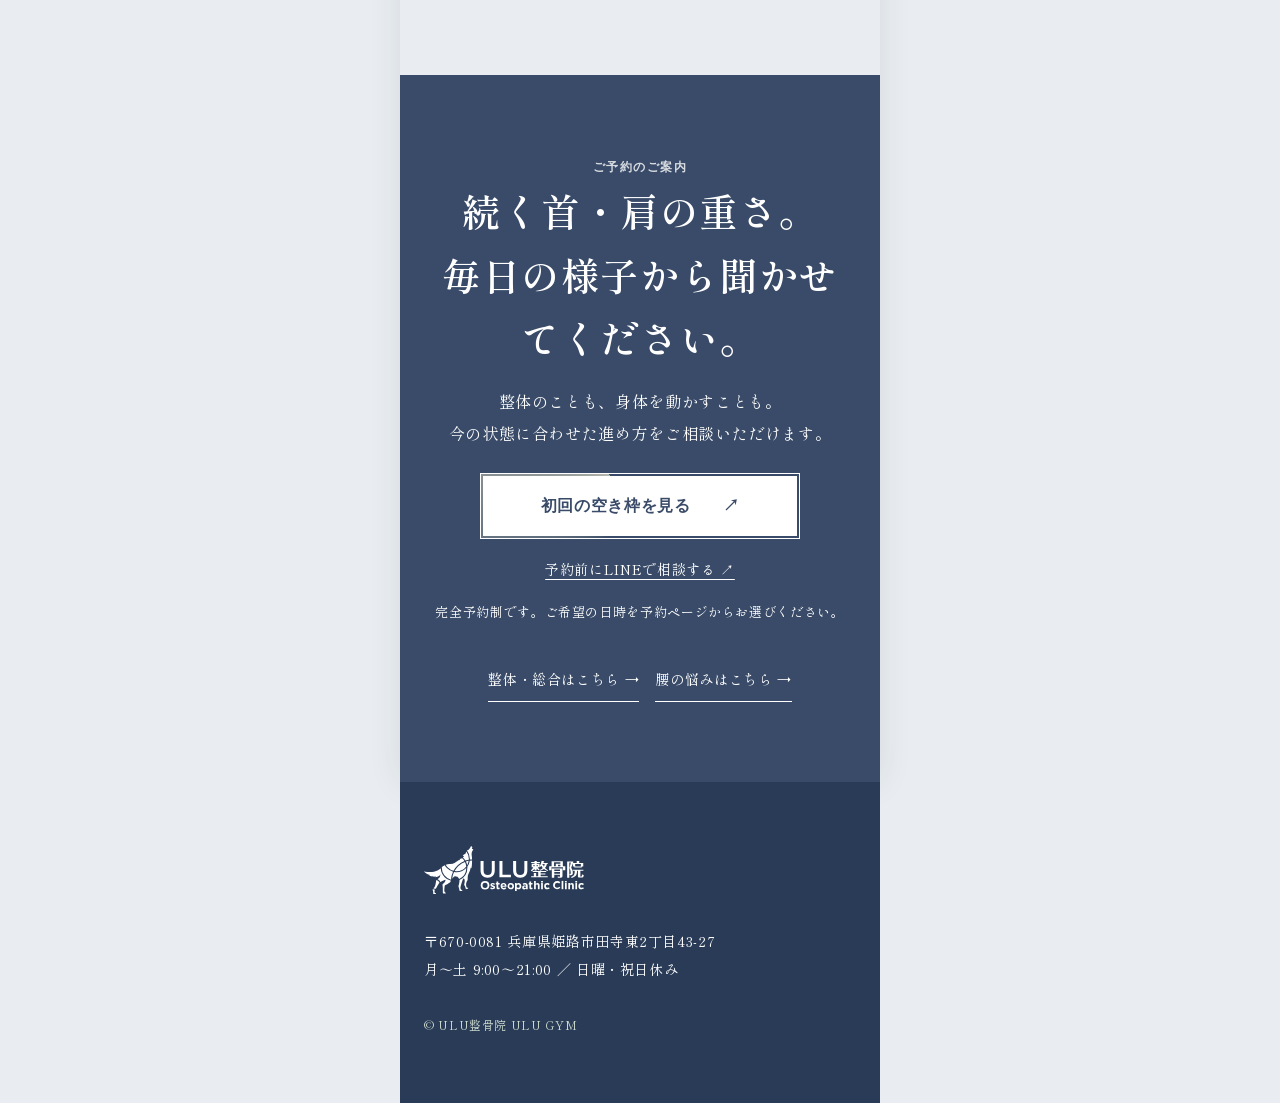
<file: shoulder.html>
<!doctype html><html lang="ja"><head><meta charset="utf-8"><meta name="viewport" content="width=device-width,initial-scale=1"><meta name="description" content="姫路で肩こりの整体をお探しの方へ。ULU整骨院は首や肩の状態を確認し、整体と運動で日々の身体づくりを支えます。"><title>姫路で肩こりの整体をお探しの方へ｜ULU整骨院</title><link rel="stylesheet" href="style.css?v=16"><script defer src="motion.js?v=1"></script><script>(function(w,d,s,l,i){w[l]=w[l]||[];w[l].push({'gtm.start':new Date().getTime(),event:'gtm.js'});var f=d.getElementsByTagName(s)[0],j=d.createElement(s),dl=l!='dataLayer'?'&l='+l:'';j.async=true;j.src='https://www.googletagmanager.com/gtm.js?id='+i+dl;f.parentNode.insertBefore(j,f);})(window,document,'script','dataLayer','GTM-WN6FW2GV');</script><script defer src="tracking.js?v=1"></script></head><body data-theme="shoulder"><noscript><iframe src="https://www.googletagmanager.com/ns.html?id=GTM-WN6FW2GV" height="0" width="0" style="display:none;visibility:hidden" title="Google Tag Manager"></iframe></noscript><header><a class="logo" href="index.html" aria-label="ULU整骨院 トップ"><img src="assets/ulu-clinic-logo-black.svg" alt="" width="136" height="40"></a><span>姫路市田寺東・完全予約制</span><a class="head-cta" href="https://appointment-system.net/book?src=lp_katakori">初回の空き枠を見る <b>↗</b></a></header><main id="app"><section id="top" class="hero"><div class="wrap hero-grid"><div class="hero-copy"><div class="eyebrow">姫路で肩こりの整体をお探しの方へ<span class="hero-location">姫路市田寺東</span></div><h1>首や肩の重さを気にせず、<br>好きなことに向き合える<br>毎日へ。</h1><p class="hero-promise">姫路市田寺東で、整体と運動をひとつの場所で。</p><div class="price-inline">初回 <strong>2,980</strong>円（税込）<br>60〜90分程度・カウンセリング込み</div><a class="button shimmer-button" href="https://appointment-system.net/book?src=lp_katakori"><span class="shimmer-spark" aria-hidden="true"><span class="shimmer-spin"></span></span><span class="shimmer-label">初回の空き枠を見る <span>↗</span></span></a><p class="note"><a href="https://lin.ee/pum599o">予約前にLINEで相談する</a></p><p>仕事中やスマホのあと、家事の途中。首・肩が気になる場面を伺い、姿勢や肩甲骨、背中などの動きを確認します。</p><p>整体と、ご自身で取り組める運動。身体の状態と目標に合わせた方法をご提案します。</p><div class="tags"><span>柔道整復師が対応</span><span>整体と運動を相談</span><span>完全予約制</span><span>駐車場あり</span></div><div class="hero-kicker">SEITAI <span>×</span> MOVEMENT</div></div><div class="hero-photo"><img src="assets/shoulder-check.jpg" alt="肩の動きを確認する様子"></div></div></section><section id="vision" class="story-intro"><div class="wrap story-wrap"><div class="story-content"><div class="story-label">私たちの想い</div><p class="story-overline">その先にある、あなたらしい毎日へ。</p><h2>仕事も、趣味も。<br>自分らしく楽しむ。</h2><div class="story-line"></div><p>首や肩の重さが気になる毎日から、好きなことに気持ちを向けられる毎日を、一緒に目指します。</p></div><div class="story-image" aria-hidden="true"><span>YOUR<br>STORY</span><small>MOVE TOWARD A BETTER DAY</small></div></div></section><section id="scenes" class="section scene-section"><div class="wrap"><div class="section-head"><div class="en scene-heading">こんな場面に</div><h2>毎日のこんな場面で、<br>身体が気になっていませんか。</h2></div><div class="scenes"><div class="scene"><div class="scene-copy"><h3 class="scene-title">パソコンやスマホのあと、首・肩が重い</h3></div><div class="scene-photo" aria-hidden="true" style="background-image:url(assets/scene-grid-a.png);background-position:0% 100%"></div></div><div class="scene"><div class="scene-copy"><h3 class="scene-title">夕方になると肩が張り、集中しにくい</h3></div><div class="scene-photo" aria-hidden="true" style="background-image:url(assets/scene-grid-b.png);background-position:100% 100%"></div></div><div class="scene"><div class="scene-copy"><h3 class="scene-title">肩を回しても、すっきりしない</h3></div><div class="scene-photo" aria-hidden="true" style="background-image:url(assets/scene-grid-a.png);background-position:50% 100%"></div></div><div class="scene"><div class="scene-copy"><h3 class="scene-title">車の運転のあと、首・肩が固まった感じがする</h3></div><div class="scene-photo" aria-hidden="true" style="background-image:url(assets/scene-grid-b.png);background-position:0% 0%"></div></div><div class="scene"><div class="scene-copy"><h3 class="scene-title">振り向くときや上を向くとき、首が動かしにくい</h3></div><div class="scene-photo" aria-hidden="true" style="background-image:url(assets/scene-grid-a.png);background-position:100% 100%"></div></div><div class="scene"><div class="scene-copy"><h3 class="scene-title">ケアを受けても、しばらくすると重さが気になる</h3></div><div class="scene-photo" aria-hidden="true" style="background-image:url(assets/life-scenes.jpg);background-position:100% 100%"></div></div></div><p class="after">どんな場面で、どのように気になるのか。うまく説明できなくても大丈夫です。まずはお話を聞かせてください。</p><div class="links"><a href="index.html">整体・総合はこちら →</a><a href="back.html">腰の悩みはこちら →</a></div></div></section><section id="method" class="feature-section"><div class="wrap feature-wrap"><div><span class="feature-label">整体と運動</span><h2>整体と運動を、<br>ひとつの場所で。</h2><p>今の身体を確かめ、整体と運動をご提案。日々の気がかりから、これから続けたい趣味まで、一人ひとりに合う方法を考えます。</p></div><div class="feature-pair"><span>整体<small>CARE</small></span><b>×</b><span>運動<small>MOVEMENT</small></span></div></div></section><section id="first-visit" class="section soft first-section"><div class="wrap"><div class="section-head"><div class="en point-heading">はじめての方へ</div><h2>初回に行うこと。</h2></div><div class="points"><div class="point"><img src="assets/consultation.jpg" alt="身体についてお話を伺う様子" loading="lazy"><div class="point-copy"><h3>気になる時間や場面を伺います</h3><p>仕事中、スマホを使うとき、夕方など。いつ、どこが、どのように気になるのかを伺います。</p></div></div><div class="point"><img src="assets/treatment.jpg" alt="施術の様子" loading="lazy"><div class="point-copy"><h3>首・肩に加えて、身体の動きを確かめます</h3><p>座った姿勢、首や肩の動き、肩甲骨や背中などを確認。内容と、これから行うことの目的をお伝えします。</p></div></div><div class="point"><img src="assets/movement.jpg" alt="身体の動かし方を確認する様子" loading="lazy"><div class="point-copy"><h3>整体と、日常でできることをご提案します</h3><p>身体の状態に合わせた施術に加えて、必要に応じて運動や、普段の身体の使い方の工夫をお伝えします。</p></div></div></div></div></section><section id="price" class="section"><div class="wrap"><div class="section-head"><div class="en">初回料金</div><h2>初回の料金と服装。</h2></div><div class="pricebox"><div class="price-number">初回 <strong>2,980</strong>円（税込）<br><span>60〜90分程度・カウンセリング込み</span></div><dl><div><dt>服装</dt><dd>動きやすい服装をご持参ください。</dd></div><div><dt>ご予約</dt><dd>完全予約制です。予約ページからお申し込みいただけます。</dd></div></dl><p>施術や運動の内容は、身体の状態に合わせてご案内します。２回目以降は都度払い・月会費などのプランがあります。<a href="https://ulu-gym-seikotsu.com/introduce/price/">継続料金を見る →</a></p><p class="note">※休日・時間外は事前相談制です。通常料金に特別対応費が加算されます。</p></div></div></section><section class="cta"><div class="en">ご予約のご案内</div><h2>これからの毎日へ、<br>最初の一歩を。</h2><p>メニューが決まっていない方もご相談いただけます。</p><a class="button shimmer-button" href="https://appointment-system.net/book?src=lp_katakori"><span class="shimmer-spark" aria-hidden="true"><span class="shimmer-spin"></span></span><span class="shimmer-label">初回の空き枠を見る <span>↗</span></span></a><p class="line-consult"><a href="https://lin.ee/pum599o">予約前にLINEで相談する ↗</a></p><p class="note">ご希望の日時を予約ページからお選びください。</p></section><section class="section"><div class="wrap about"><img src="assets/director.jpg" alt="ULU整骨院 院長の紹介" loading="lazy"><div><div class="en">院長紹介</div><h2>あなたの未来に、<br>向き合う人。</h2><p>ULU整骨院 ULU GYMは、整体とパーソナルトレーニングを行う施設です。身体の不調から、運動を始めたい方の身体づくりまで、一人ひとりの状態と目標に合わせてご提案します。</p><p>運動に慣れていない方も、ご自身の経験や体力に合った内容をご相談いただけます。</p><div class="name"><b>院長　日下部 宣宇</b><br>国家資格：柔道整復師<p>自身の野球でのケガと整骨院での施術経験をもとに、一人ひとりのお悩みと目標に向き合っています。</p><b>「5年後、今より元気なカラダに」</b></div></div></div></section><section class="section soft"><div class="wrap"><div class="section-head"><div class="en">初回までの流れ</div><h2>ご予約からお会計まで。</h2></div><div class="steps"><div class="step"><b>STEP 01</b><h3>予約ページから予約</h3><p>ご希望の日時をお選びください。</p></div><div class="step"><b>STEP 02</b><h3>来院・カウンセリング</h3><p>困っていることや生活習慣、目標を伺います。</p></div><div class="step"><b>STEP 03</b><h3>身体の確認・施術など</h3><p>姿勢や動きを確認し、状態に合わせて施術などを行います。</p></div><div class="step"><b>STEP 04</b><h3>今後のご案内・お会計</h3><p>進め方や通い方をご案内し、次回の予約もご相談いただけます。</p></div></div></div></section><section id="access" class="section"><div class="wrap"><div class="section-head"><div class="en">アクセス</div><h2>ULU整骨院へのアクセス</h2></div><div class="access"><div><dl><div><dt>所在地</dt><dd>〒670-0081<br>兵庫県姫路市田寺東2丁目43-27</dd></div><div><dt>営業時間</dt><dd>月〜土 9:00〜21:00</dd></div><div><dt>定休日</dt><dd>日曜・祝日</dd></div><div><dt>駐車場</dt><dd>店舗前と近隣に計2台分</dd></div><div><dt>予約</dt><dd>完全予約制・子ども同伴可能</dd></div></dl></div><div><iframe class="map" title="ULU整骨院の地図" loading="lazy" src="https://maps.google.com/maps?q=%E5%85%B5%E5%BA%AB%E7%9C%8C%E5%A7%AB%E8%B7%AF%E5%B8%82%E7%94%B0%E5%AF%BA%E6%9D%B12%E4%B8%81%E7%9B%AE43-27&output=embed"></iframe><a class="map-link" href="https://www.google.com/maps/search/?api=1&amp;query=34.8591765%2C134.6760666">Googleマップで開く ↗</a></div></div><div class="access-photo"><img src="assets/clinic.jpg" alt="ULU整骨院 ULU GYMの外観" loading="lazy"><span>ULU整骨院 ULU GYM 外観</span></div><div class="warning">腕や手のしびれ、強い頭痛、めまいなどがある場合は、整体の予約より先に医療機関へご相談ください。</div></div></section><section id="faq" class="section soft"><div class="wrap"><div class="section-head"><div class="en">よくあるご質問</div><h2>よくあるご質問</h2></div><div class="faq"><details class="group"><summary><span>仕事帰りに行けますか？</span><svg aria-hidden="true" xmlns="http://www.w3.org/2000/svg" fill="none" viewBox="0 0 24 24" stroke="currentColor"><path stroke-linecap="round" stroke-linejoin="round" stroke-width="2" d="M19 9l-7 7-7-7" /></svg></summary><div class="answer"><p>月〜土は21時まで営業しています。初回は60〜90分程度かかりますので、開始時間は<a href="https://lin.ee/pum599o">LINEでご相談ください</a>。</p></div></details><details class="group"><summary><span>頭痛もある場合、相談できますか？</span><svg aria-hidden="true" xmlns="http://www.w3.org/2000/svg" fill="none" viewBox="0 0 24 24" stroke="currentColor"><path stroke-linecap="round" stroke-linejoin="round" stroke-width="2" d="M19 9l-7 7-7-7" /></svg></summary><div class="answer"><p>ご相談は受け付けていますが、整体で頭痛がよくなることをお約束するものではありません。強い頭痛やいつもと違う頭痛がある場合は先に医療機関へご相談ください。</p></div></details><details class="group"><summary><span>どのメニューで予約すればいいですか？</span><svg aria-hidden="true" xmlns="http://www.w3.org/2000/svg" fill="none" viewBox="0 0 24 24" stroke="currentColor"><path stroke-linecap="round" stroke-linejoin="round" stroke-width="2" d="M19 9l-7 7-7-7" /></svg></summary><div class="answer"><p>迷う場合は、<a href="https://lin.ee/pum599o">LINEでお悩みやご希望をお知らせください</a>。身体の状態と目的を伺い、合う内容をご提案します。</p></div></details><details class="group"><summary><span>運動が苦手でも大丈夫ですか？</span><svg aria-hidden="true" xmlns="http://www.w3.org/2000/svg" fill="none" viewBox="0 0 24 24" stroke="currentColor"><path stroke-linecap="round" stroke-linejoin="round" stroke-width="2" d="M19 9l-7 7-7-7" /></svg></summary><div class="answer"><p>運動経験や体力、身体の状態に合わせた内容をご提案します。運動に慣れていない方もご相談ください。</p></div></details><details class="group"><summary><span>初回はどのくらい時間がかかりますか？</span><svg aria-hidden="true" xmlns="http://www.w3.org/2000/svg" fill="none" viewBox="0 0 24 24" stroke="currentColor"><path stroke-linecap="round" stroke-linejoin="round" stroke-width="2" d="M19 9l-7 7-7-7" /></svg></summary><div class="answer"><p>カウンセリングを含めて60〜90分程度です。時間に余裕をもってお越しください。</p></div></details><details class="group"><summary><span>どんな服装で行けばいいですか？</span><svg aria-hidden="true" xmlns="http://www.w3.org/2000/svg" fill="none" viewBox="0 0 24 24" stroke="currentColor"><path stroke-linecap="round" stroke-linejoin="round" stroke-width="2" d="M19 9l-7 7-7-7" /></svg></summary><div class="answer"><p>Tシャツやジャージなど、動きやすい服装をご持参ください。</p></div></details><details class="group"><summary><span>子どもと一緒に行けますか？</span><svg aria-hidden="true" xmlns="http://www.w3.org/2000/svg" fill="none" viewBox="0 0 24 24" stroke="currentColor"><path stroke-linecap="round" stroke-linejoin="round" stroke-width="2" d="M19 9l-7 7-7-7" /></svg></summary><div class="answer"><p>はい。子ども同伴でお越しいただけます。ご予約時にお知らせください。</p></div></details><details class="group"><summary><span>車で行けますか？</span><svg aria-hidden="true" xmlns="http://www.w3.org/2000/svg" fill="none" viewBox="0 0 24 24" stroke="currentColor"><path stroke-linecap="round" stroke-linejoin="round" stroke-width="2" d="M19 9l-7 7-7-7" /></svg></summary><div class="answer"><p>はい。店舗前と近隣に、計2台分の駐車場があります。</p></div></details><details class="group"><summary><span>クレジットカードや電子決済は使えますか？</span><svg aria-hidden="true" xmlns="http://www.w3.org/2000/svg" fill="none" viewBox="0 0 24 24" stroke="currentColor"><path stroke-linecap="round" stroke-linejoin="round" stroke-width="2" d="M19 9l-7 7-7-7" /></svg></summary><div class="answer"><p>はい。クレジットカード・電子決済に対応しています。</p></div></details></div></div></section><section class="cta"><div class="en">ご予約のご案内</div><h2>続く首・肩の重さ。<br>毎日の様子から聞かせてください。</h2><p>整体のことも、身体を動かすことも。<br>今の状態に合わせた進め方をご相談いただけます。</p><a class="button shimmer-button" href="https://appointment-system.net/book?src=lp_katakori"><span class="shimmer-spark" aria-hidden="true"><span class="shimmer-spin"></span></span><span class="shimmer-label">初回の空き枠を見る <span>↗</span></span></a><p class="line-consult"><a href="https://lin.ee/pum599o">予約前にLINEで相談する ↗</a></p><p class="note">完全予約制です。ご希望の日時を予約ページからお選びください。</p><div class="links"><a href="index.html">整体・総合はこちら →</a><a href="back.html">腰の悩みはこちら →</a></div></section></main><footer><div class="wrap"><a class="logo" href="index.html" aria-label="ULU整骨院 トップ"><img src="assets/ulu-clinic-logo-white.svg" alt="" width="160" height="48"></a><p>〒670-0081 兵庫県姫路市田寺東2丁目43-27<br>月〜土 9:00〜21:00 ／ 日曜・祝日休み</p><small>© ULU整骨院 ULU GYM</small></div></footer><aside class="mobile-booking" aria-label="初回予約"><div><span>初回</span><strong>2,980円</strong><small>（税込）</small></div><a href="https://appointment-system.net/book?src=lp_katakori">初回の空き枠を見る <span aria-hidden="true">↗</span></a></aside><aside class="desktop-left" aria-label="ページ内のご案内"><div class="rail-inner"><a class="rail-brand" href="#top" aria-label="ページの先頭へ"><img src="assets/ulu-clinic-logo-black.svg" alt="ULU整骨院" width="176" height="56"></a><p class="rail-intro">5年後、今より<br>元気なカラダに。</p><nav aria-label="ページ内メニュー"><a href="#vision">私たちの想い</a><a href="#scenes">こんなお悩みに</a><a href="#method">整体と運動</a><a href="#first-visit">はじめての方へ</a><a href="#price">初回料金</a><a href="#access">アクセス</a><a href="#faq">よくあるご質問</a></nav><span class="rail-location">HIMEJI, HYOGO</span></div></aside><aside class="desktop-right" aria-label="ご予約と関連ページ"><div class="rail-inner"><p class="rail-label">ご予約のご案内</p><p class="rail-heading">これからの毎日を、<br>もっと自分らしく。</p><div class="rail-price">初回 <strong>2,980</strong>円 <small>税込</small></div><p class="rail-note">60〜90分程度・カウンセリング込み</p><a class="rail-book" href="https://appointment-system.net/book?src=lp_katakori">初回の空き枠を見る <span aria-hidden="true">↗</span></a><div class="rail-links"><span>OTHER PAGES</span><a href="index.html">整体・総合 ↗</a><a href="back.html">腰痛 ↗</a><a href="shoulder.html">肩こり ↗</a></div></div></aside></body></html>
</file>
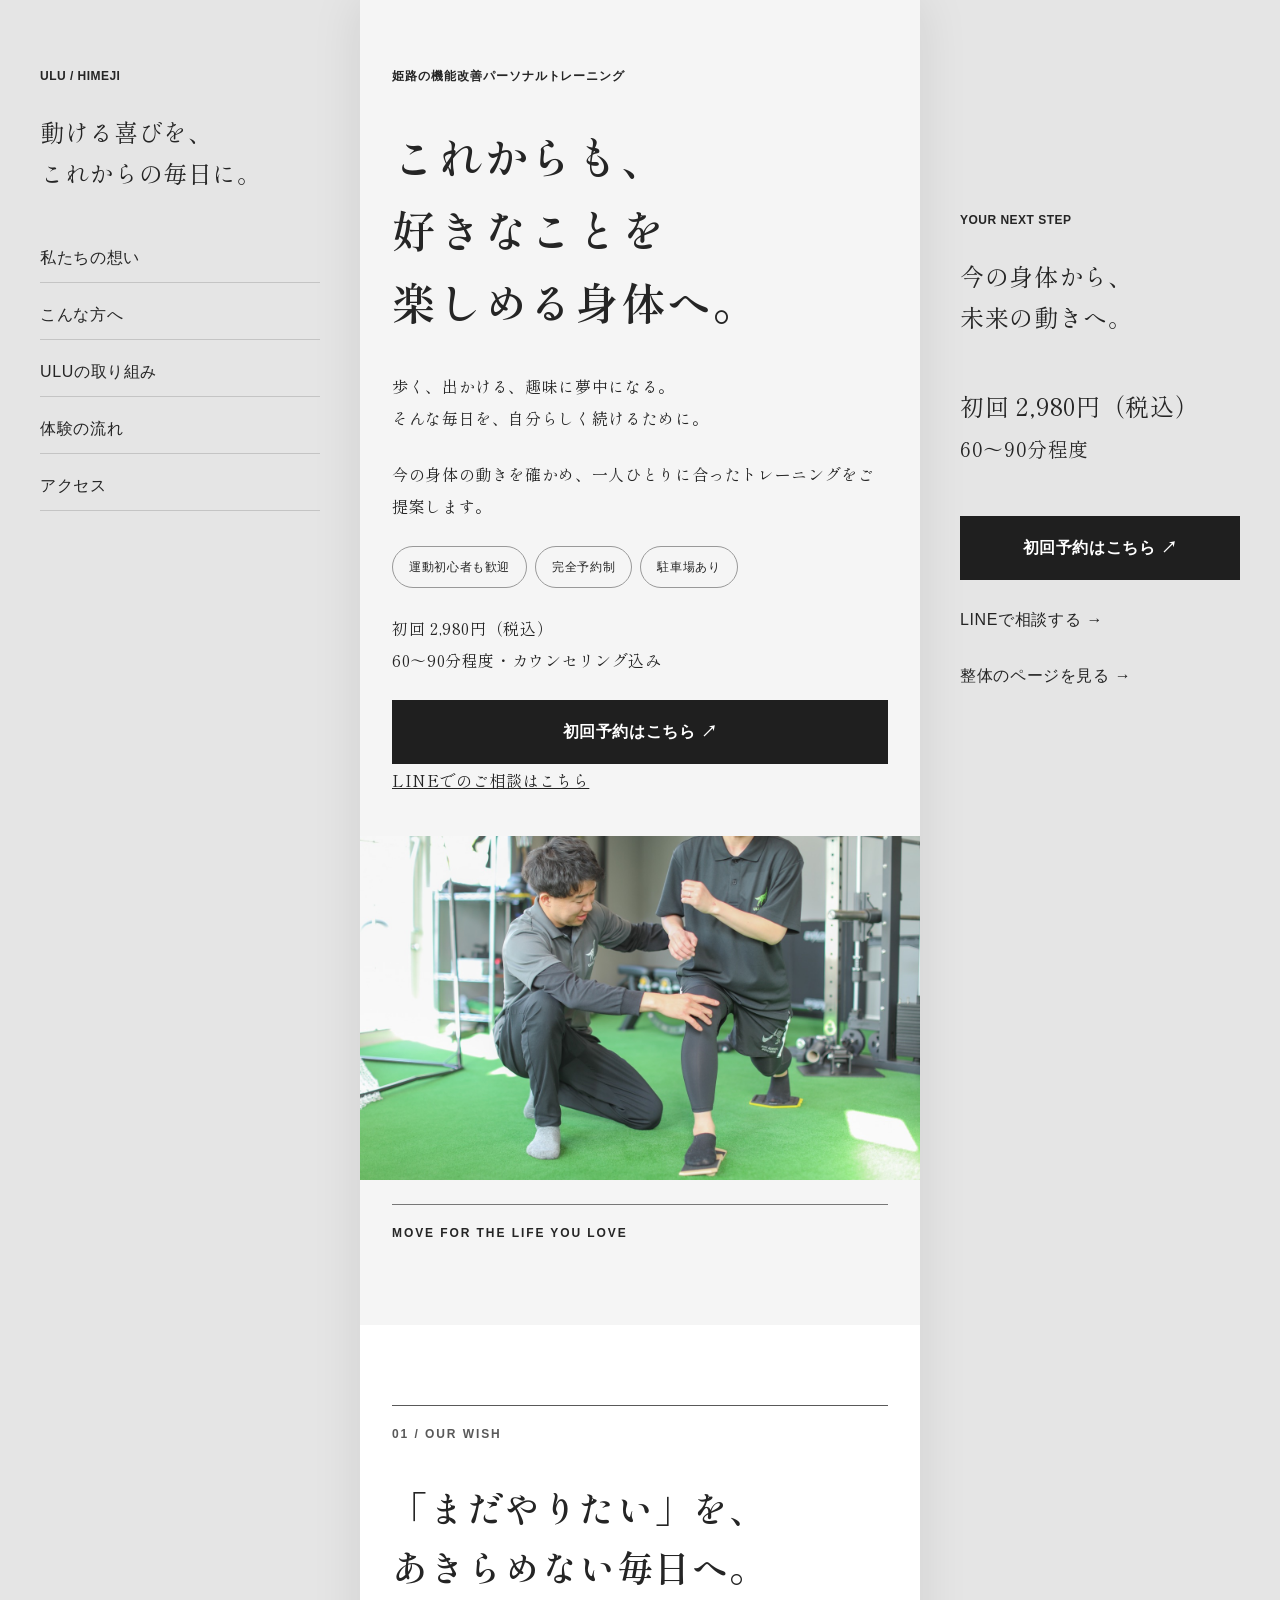
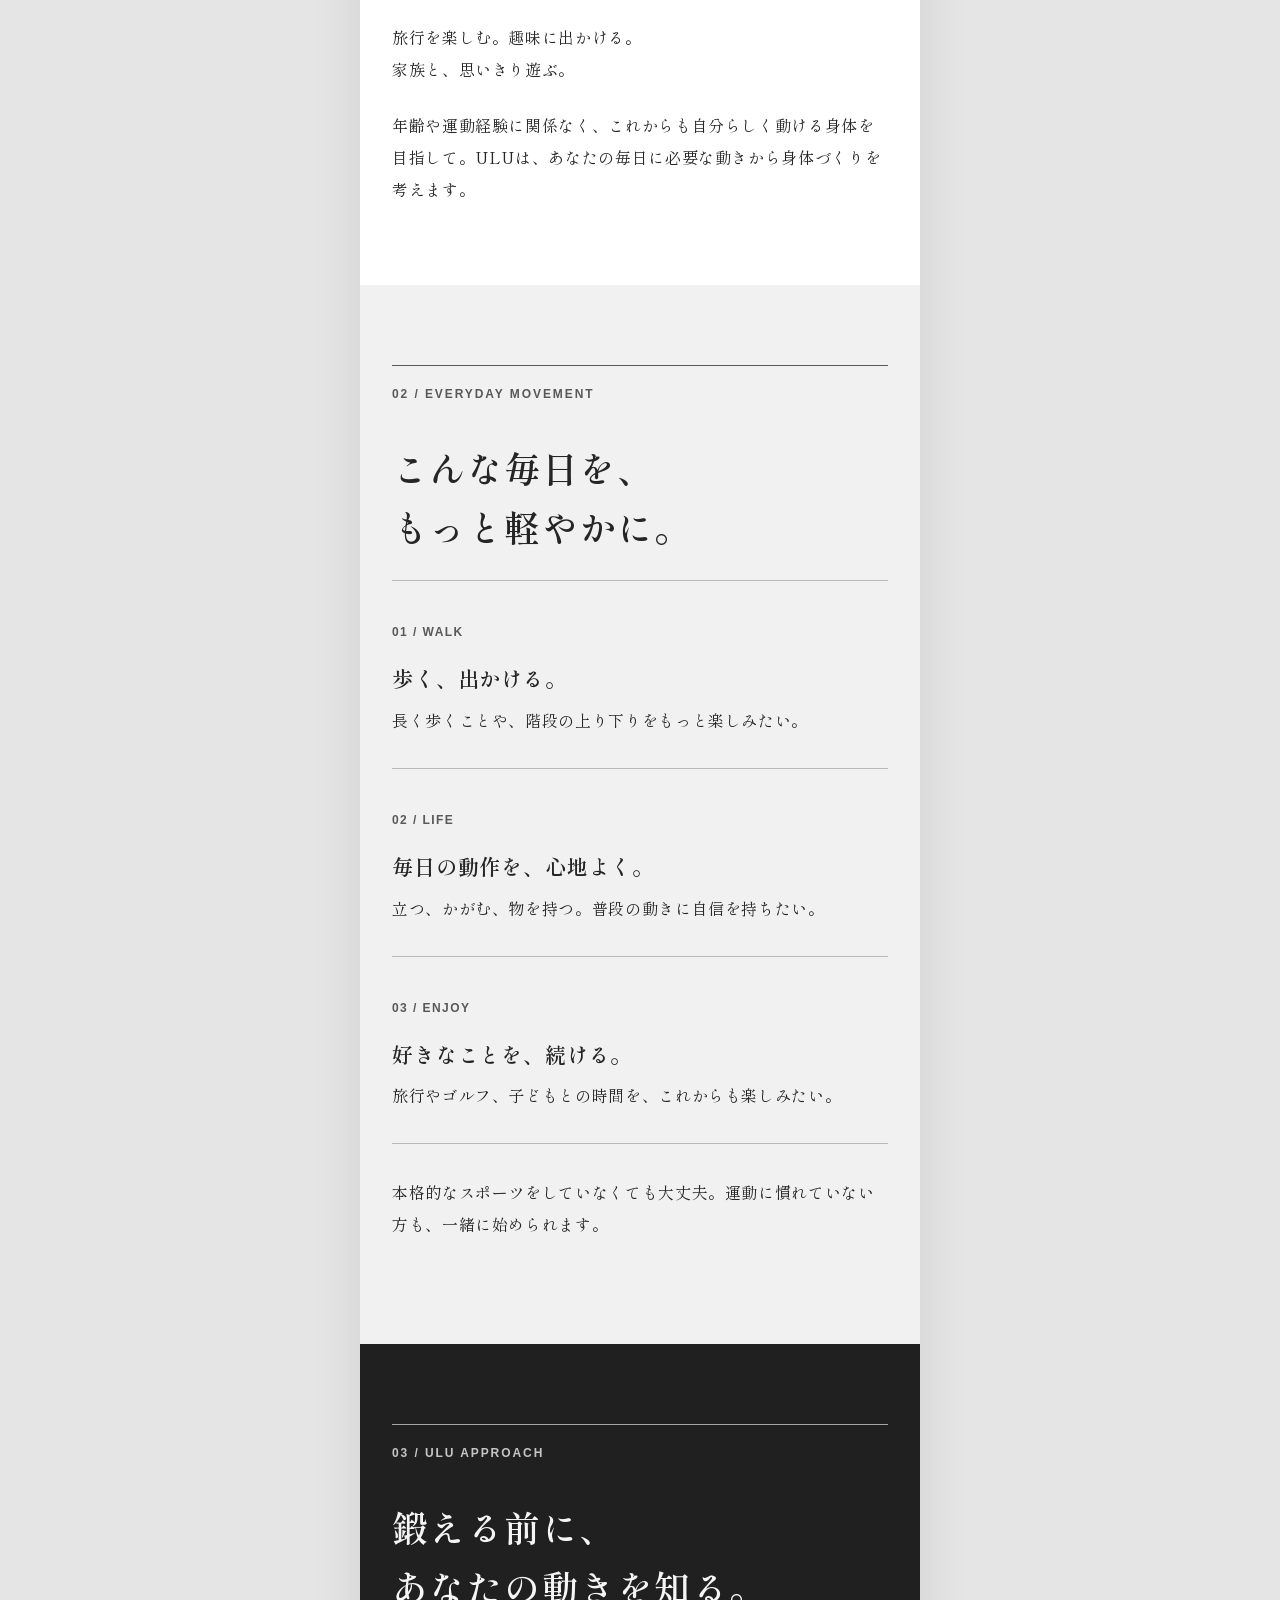
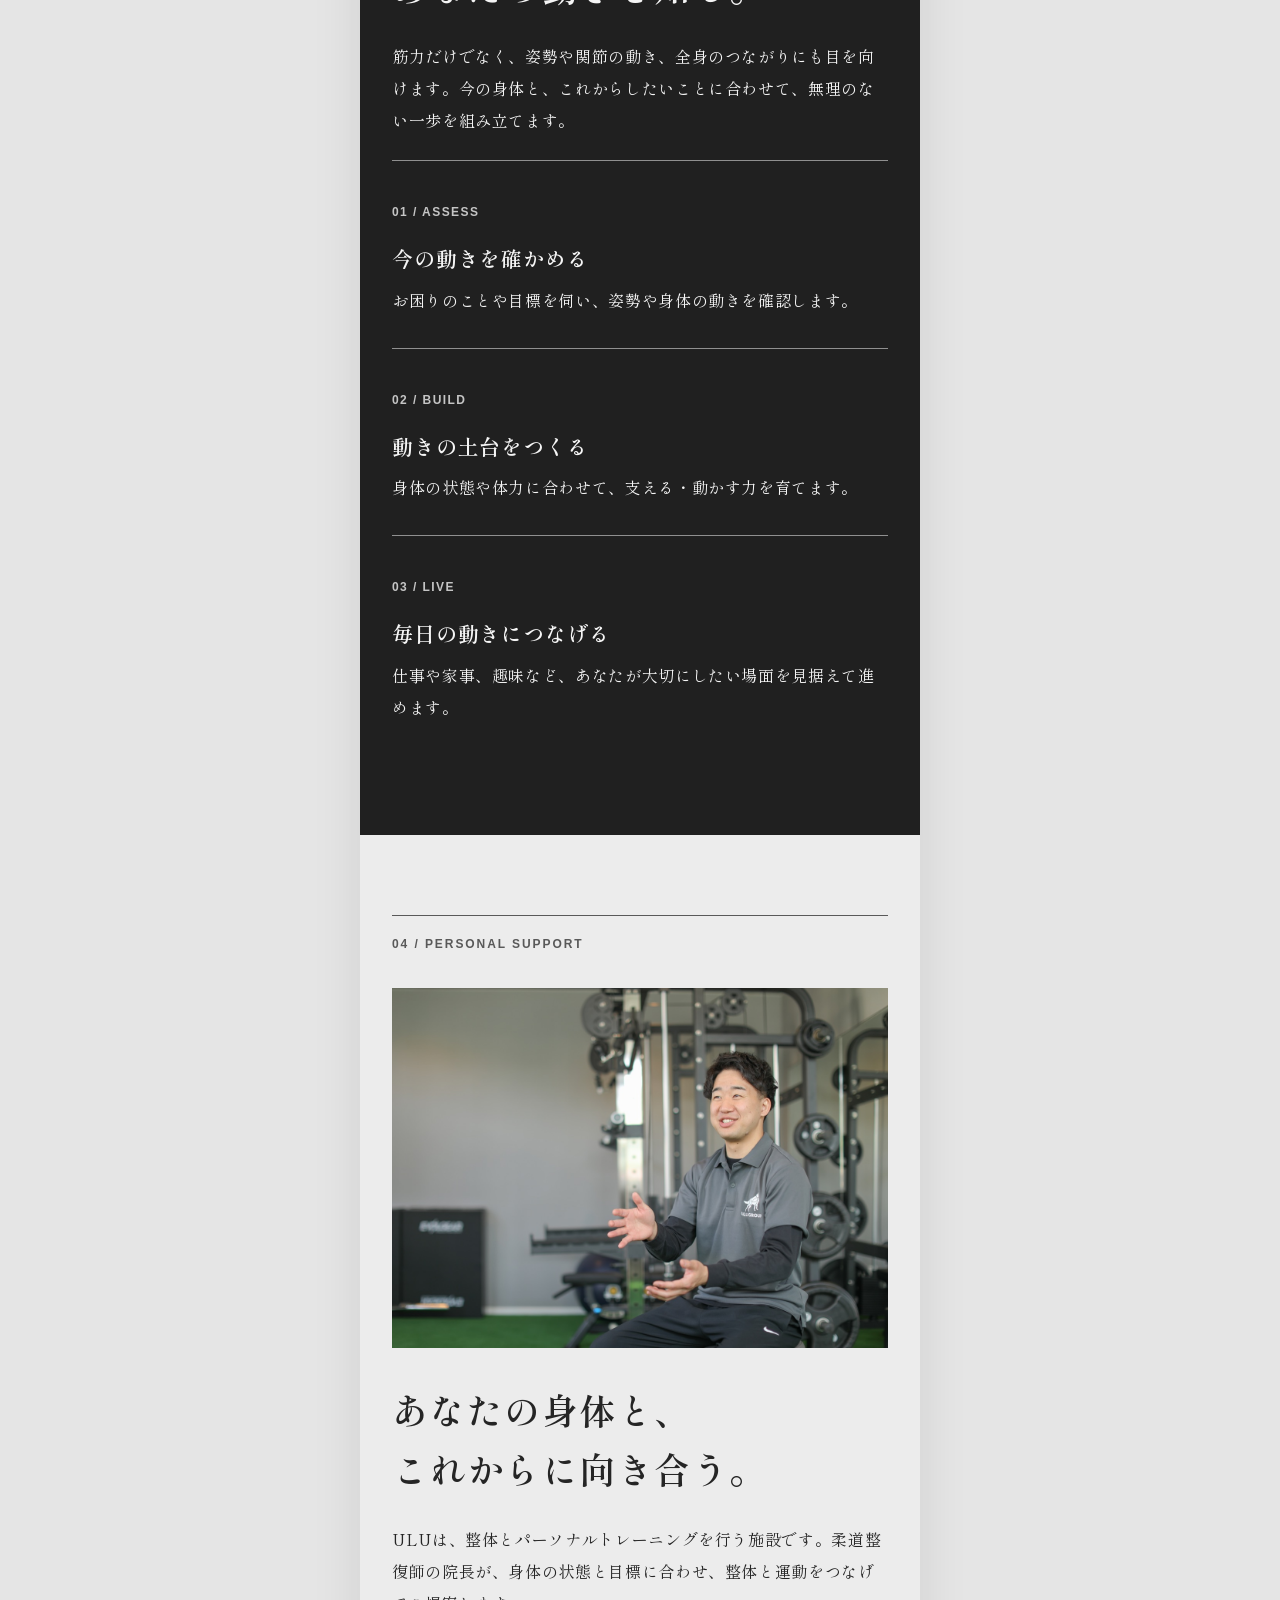
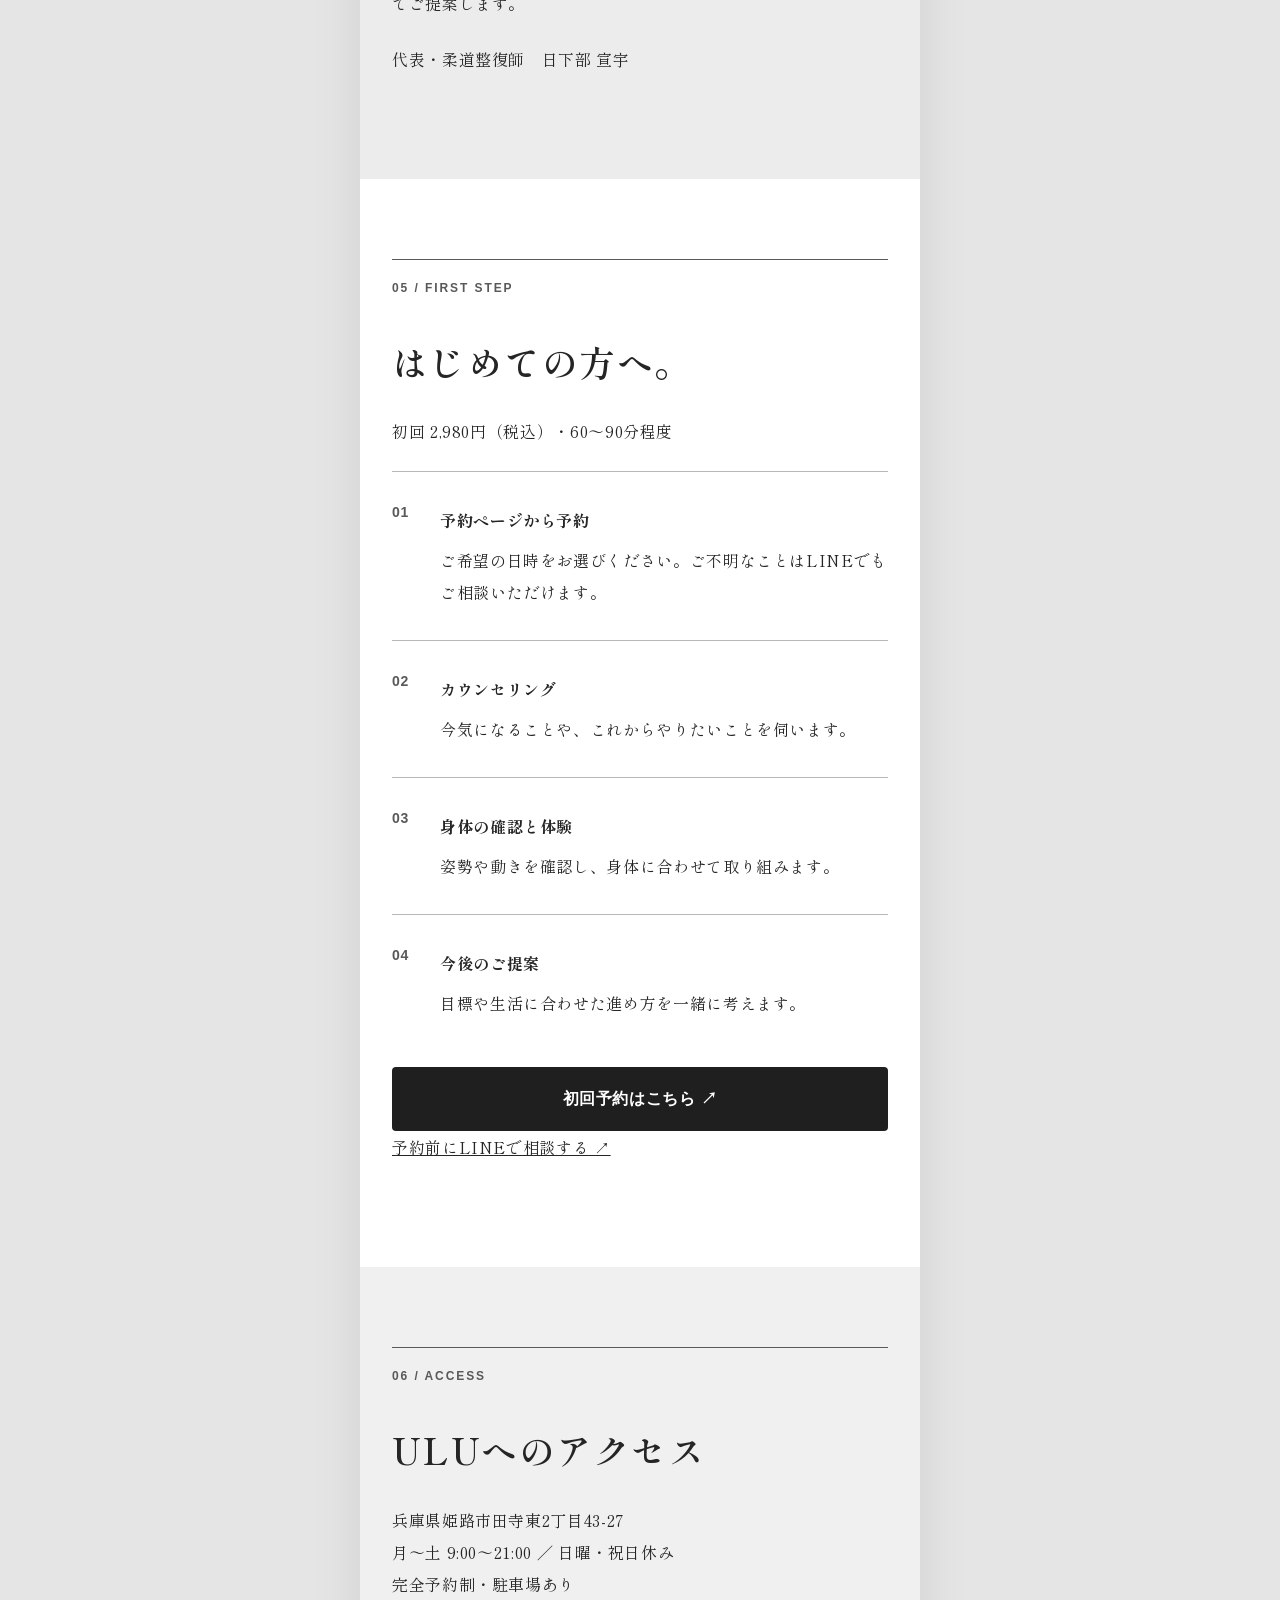
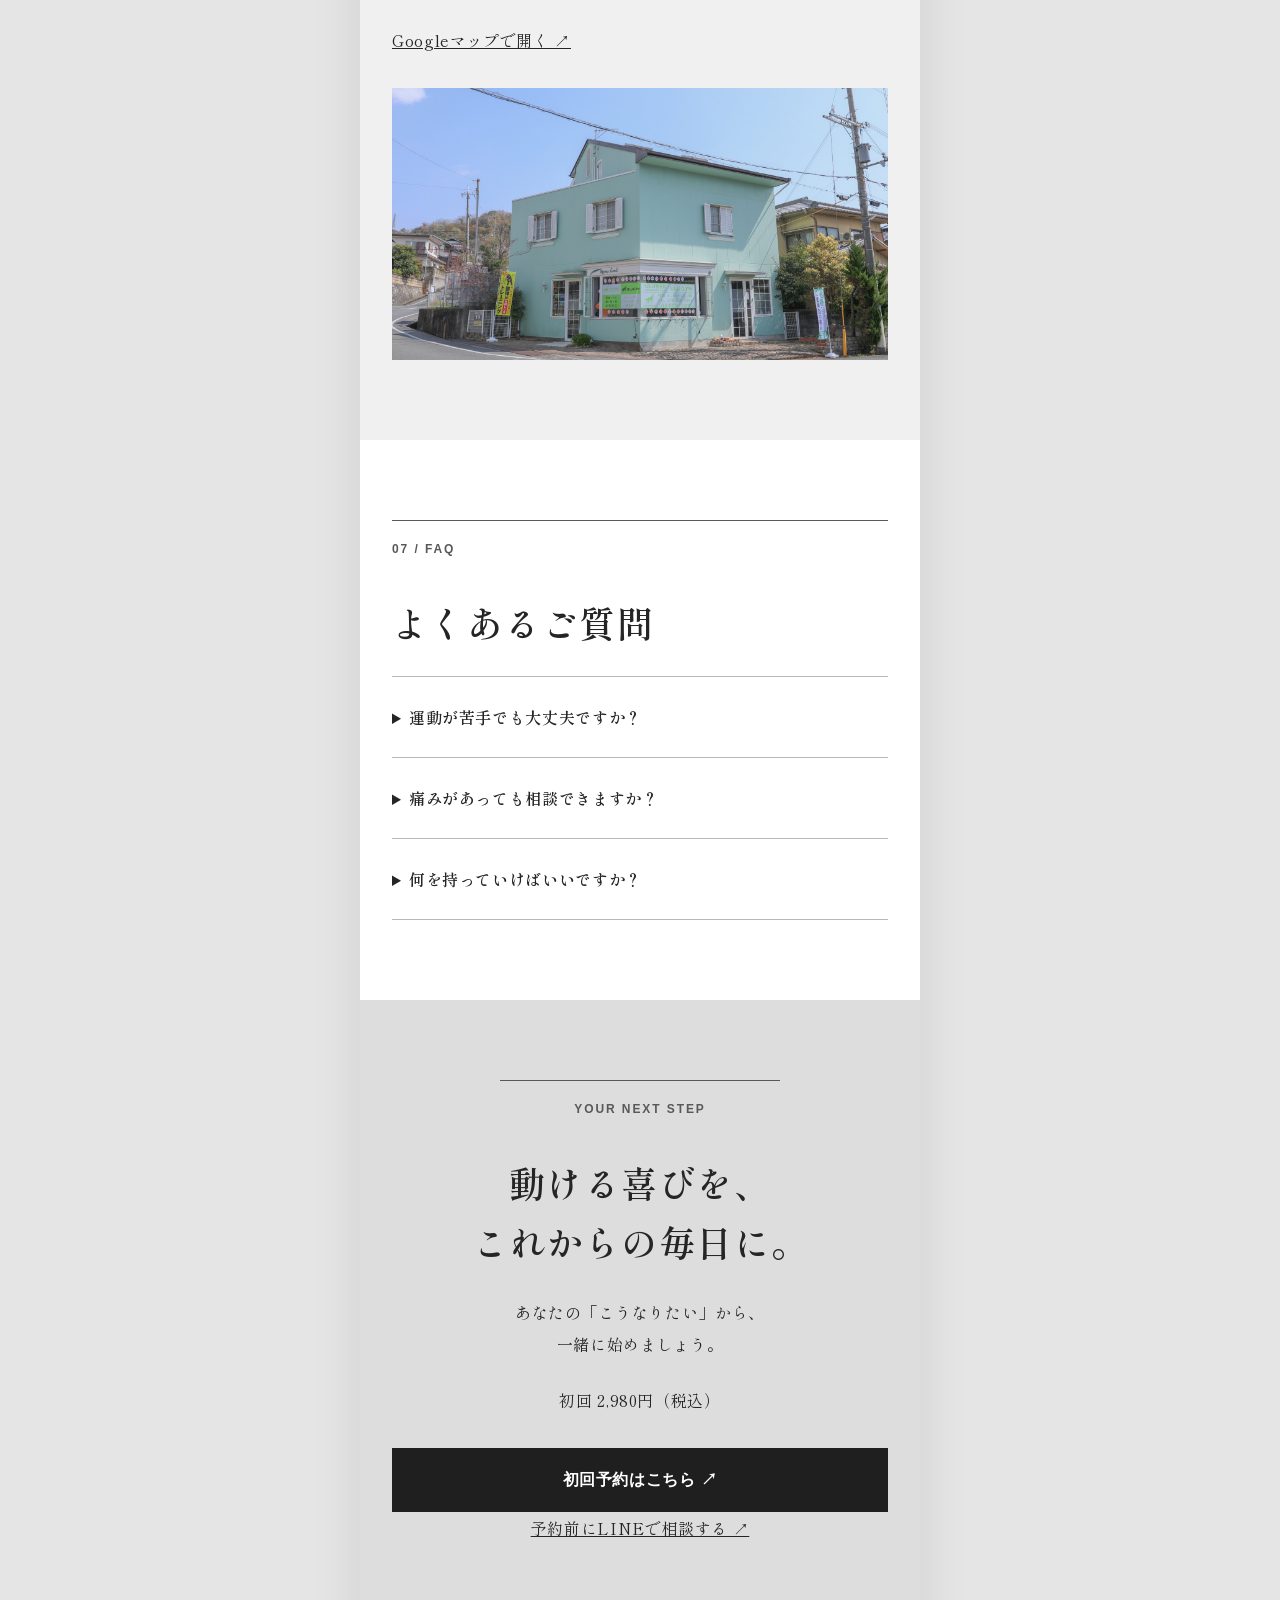
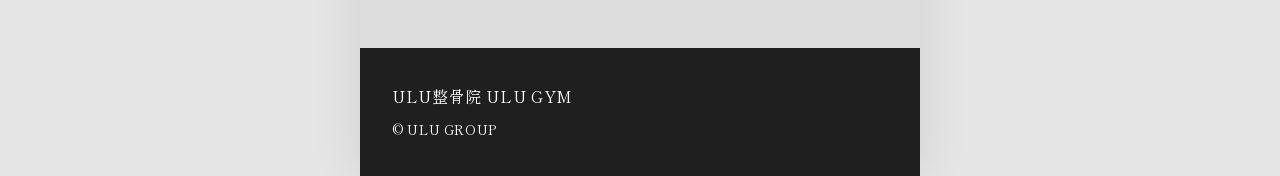
<file: training.html>
<!doctype html>
<html lang="ja">
<head>
  <meta charset="utf-8">
  <meta name="viewport" content="width=device-width,initial-scale=1">
  <meta name="description" content="姫路市田寺東のULU。日常をもっと動きやすく、好きなことを続けるためのパーソナルトレーニング。身体の動きに合わせてご提案します。">
  <title>姫路の機能改善パーソナルトレーニング｜ULU</title>
  <link rel="preconnect" href="https://fonts.googleapis.com">
  <link rel="preconnect" href="https://fonts.gstatic.com" crossorigin>
  <link href="https://fonts.googleapis.com/css2?family=Shippori+Mincho:wght@400;600;700&amp;display=swap" rel="stylesheet">
  <link rel="stylesheet" href="training.css?v=4">
  <script>(function(w,d,s,l,i){w[l]=w[l]||[];w[l].push({'gtm.start':new Date().getTime(),event:'gtm.js'});var f=d.getElementsByTagName(s)[0],j=d.createElement(s),dl=l!='dataLayer'?'&l='+l:'';j.async=true;j.src='https://www.googletagmanager.com/gtm.js?id='+i+dl;f.parentNode.insertBefore(j,f);})(window,document,'script','dataLayer','GTM-WN6FW2GV');</script>
  <script defer src="tracking.js?v=2"></script>
</head>
<body>
  <noscript><iframe src="https://www.googletagmanager.com/ns.html?id=GTM-WN6FW2GV" height="0" width="0" style="display:none;visibility:hidden" title="Google Tag Manager"></iframe></noscript>
  <header class="header"><a href="index.html"><img src="assets/ulu-clinic-logo-black.svg" alt="ULU整骨院" width="120" height="40"></a><a href="https://appointment-system.net/book?src=lp_top">予約する ↗</a></header>
  <aside class="rail rail-left"><span>ULU / HIMEJI</span><p>動ける喜びを、<br>これからの毎日に。</p><nav><a href="#wish">私たちの想い</a><a href="#scenes">こんな方へ</a><a href="#method">ULUの取り組み</a><a href="#flow">体験の流れ</a><a href="#access">アクセス</a></nav></aside>
  <aside class="rail rail-right desktop-right"><span>YOUR NEXT STEP</span><p>今の身体から、<br>未来の動きへ。</p><p>初回 2,980円（税込）<br><small>60〜90分程度</small></p><a class="button" href="https://appointment-system.net/book?src=lp_top">初回予約はこちら ↗</a><a href="https://lin.ee/pum599o">LINEで相談する →</a><a href="index.html">整体のページを見る →</a></aside>
  <main>
    <section class="hero" id="top"><p class="eyebrow">姫路の機能改善パーソナルトレーニング</p><h1>これからも、<br>好きなことを<br><em>楽しめる身体へ。</em></h1><p>歩く、出かける、趣味に夢中になる。<br>そんな毎日を、自分らしく続けるために。</p><p>今の身体の動きを確かめ、一人ひとりに合ったトレーニングをご提案します。</p><div class="tags"><span>運動初心者も歓迎</span><span>完全予約制</span><span>駐車場あり</span></div><p>初回 2,980円（税込）<br>60〜90分程度・カウンセリング込み</p><a class="button" href="https://appointment-system.net/book?src=lp_top">初回予約はこちら ↗</a><p><a href="https://lin.ee/pum599o">LINEでのご相談はこちら</a></p><figure><img src="assets/movement.jpg" alt="身体の動かし方を確認する様子"></figure><span class="hero-caption">MOVE FOR THE LIFE YOU LOVE</span></section>
    <section class="intro" id="wish"><span class="label">01 / OUR WISH</span><h2>「まだやりたい」を、<br>あきらめない毎日へ。</h2><p>旅行を楽しむ。趣味に出かける。<br>家族と、思いきり遊ぶ。</p><p>年齢や運動経験に関係なく、これからも自分らしく動ける身体を目指して。ULUは、あなたの毎日に必要な動きから身体づくりを考えます。</p></section>
    <section class="scenes" id="scenes"><span class="label">02 / EVERYDAY MOVEMENT</span><h2>こんな毎日を、<br>もっと軽やかに。</h2><div class="scene-list"><article><span>01 / WALK</span><h3>歩く、出かける。</h3><p>長く歩くことや、階段の上り下りをもっと楽しみたい。</p></article><article><span>02 / LIFE</span><h3>毎日の動作を、心地よく。</h3><p>立つ、かがむ、物を持つ。普段の動きに自信を持ちたい。</p></article><article><span>03 / ENJOY</span><h3>好きなことを、続ける。</h3><p>旅行やゴルフ、子どもとの時間を、これからも楽しみたい。</p></article></div><p>本格的なスポーツをしていなくても大丈夫。運動に慣れていない方も、一緒に始められます。</p></section>
    <section class="method" id="method"><span class="label">03 / ULU APPROACH</span><h2>鍛える前に、<br>あなたの動きを知る。</h2><p>筋力だけでなく、姿勢や関節の動き、全身のつながりにも目を向けます。今の身体と、これからしたいことに合わせて、無理のない一歩を組み立てます。</p><div class="steps"><article><span>01 / ASSESS</span><h3>今の動きを確かめる</h3><p>お困りのことや目標を伺い、姿勢や身体の動きを確認します。</p></article><article><span>02 / BUILD</span><h3>動きの土台をつくる</h3><p>身体の状態や体力に合わせて、支える・動かす力を育てます。</p></article><article><span>03 / LIVE</span><h3>毎日の動きにつなげる</h3><p>仕事や家事、趣味など、あなたが大切にしたい場面を見据えて進めます。</p></article></div></section>
    <section class="person"><span class="label">04 / PERSONAL SUPPORT</span><figure><img src="assets/director.jpg" alt="ULU代表 日下部宣宇"></figure><h2>あなたの身体と、<br>これからに向き合う。</h2><p>ULUは、整体とパーソナルトレーニングを行う施設です。柔道整復師の院長が、身体の状態と目標に合わせ、整体と運動をつなげてご提案します。</p><p>代表・柔道整復師　日下部 宣宇</p></section>
    <section class="flow cta" id="flow"><span class="label">05 / FIRST STEP</span><h2>はじめての方へ。</h2><p>初回 2,980円（税込）・60〜90分程度</p><ol><li><b>予約ページから予約</b><p>ご希望の日時をお選びください。ご不明なことはLINEでもご相談いただけます。</p></li><li><b>カウンセリング</b><p>今気になることや、これからやりたいことを伺います。</p></li><li><b>身体の確認と体験</b><p>姿勢や動きを確認し、身体に合わせて取り組みます。</p></li><li><b>今後のご提案</b><p>目標や生活に合わせた進め方を一緒に考えます。</p></li></ol><a class="button" href="https://appointment-system.net/book?src=lp_top">初回予約はこちら ↗</a><p><a href="https://lin.ee/pum599o">予約前にLINEで相談する ↗</a></p></section>
    <section class="access" id="access"><span class="label">06 / ACCESS</span><h2>ULUへのアクセス</h2><p>兵庫県姫路市田寺東2丁目43-27<br>月〜土 9:00〜21:00 ／ 日曜・祝日休み<br>完全予約制・駐車場あり</p><a href="https://www.google.com/maps/search/?api=1&amp;query=34.8591765%2C134.6760666">Googleマップで開く ↗</a><figure><img src="assets/clinic.jpg" alt="ULU整骨院 ULU GYMの外観"></figure></section>
    <section class="faq"><span class="label">07 / FAQ</span><h2>よくあるご質問</h2><details><summary>運動が苦手でも大丈夫ですか？</summary><p>はい。運動経験や体力、身体の状態に合わせた内容をご提案します。</p></details><details><summary>痛みがあっても相談できますか？</summary><p>状態を伺い、整体や運動についてご相談いただけます。強い痛みやしびれ、発熱などがある場合は、先に医療機関へご相談ください。</p></details><details><summary>何を持っていけばいいですか？</summary><p>動きやすい服装をご持参ください。</p></details></section>
    <section class="final cta"><span class="label">YOUR NEXT STEP</span><h2>動ける喜びを、<br>これからの毎日に。</h2><p>あなたの「こうなりたい」から、<br>一緒に始めましょう。</p><p>初回 2,980円（税込）</p><a class="button" href="https://appointment-system.net/book?src=lp_top">初回予約はこちら ↗</a><p><a href="https://lin.ee/pum599o">予約前にLINEで相談する ↗</a></p></section>
    <footer><p>ULU整骨院 ULU GYM</p><small>© ULU GROUP</small></footer>
  </main><div class="mobile-cta mobile-booking"><span>初回 2,980円（税込）</span><a href="https://appointment-system.net/book?src=lp_top">初回予約はこちら ↗</a></div>
</body></html>
</file>
<file: style.css>
@import url('https://fonts.googleapis.com/css2?family=Shippori+Mincho:wght@400;600;700&display=swap');
@font-face{font-family:'Klee Subset';src:url('assets/fonts/KleeOne-Regular-subset.ttf') format('truetype');font-style:normal;font-weight:400;font-display:swap}
@font-face{font-family:'Klee Subset';src:url('assets/fonts/KleeOne-SemiBold-subset.ttf') format('truetype');font-style:normal;font-weight:600;font-display:swap}
@font-face{font-family:'Klee One';src:url('assets/fonts/KleeOne-Regular.ttf') format('truetype');font-style:normal;font-weight:400;font-display:swap}
@font-face{font-family:'Klee One';src:url('assets/fonts/KleeOne-SemiBold.ttf') format('truetype');font-style:normal;font-weight:600;font-display:swap}
:root{--ink:#253b32;--green:#335f4d;--deep:#1f4436;--muted:#64796b;--paper:#f8f7f1;--cream:#f1efe6;--sage:#e3ebe1;--line:#d5ddd2;--s1:8px;--s2:16px;--s3:24px;--s4:32px;--s5:40px;--s6:48px;--s8:64px;--s10:80px;--s12:96px;--s16:128px}
*{box-sizing:border-box}html{scroll-behavior:smooth}body{margin:0;background:var(--paper);color:var(--ink);font-family:'Klee Subset','Klee One',serif;font-size:16px;line-height:1.9;letter-spacing:.025em}a{color:inherit}img{display:block;max-width:100%}h1,h2,h3,p,dl{margin:0}h1,h2,h3{font-weight:600;line-height:1.55}h1{font-size:clamp(32px,4vw,56px)}h2{font-size:clamp(28px,3vw,40px)}h3{font-size:clamp(20px,2vw,24px)}p{line-height:2}header{height:80px;padding:0 var(--s6);display:flex;align-items:center;gap:var(--s4);background:var(--paper);position:relative;z-index:2}header span{margin-left:auto;font-size:13px;color:var(--muted)}.logo{font-family:'Klee Subset','Klee One',serif;font-weight:600;letter-spacing:.15em;font-size:32px;text-decoration:none;color:var(--deep);white-space:nowrap}.logo small{font-size:12px;letter-spacing:.02em}.head-cta,.button{display:inline-flex;align-items:center;justify-content:center;gap:var(--s4);background:var(--deep);color:#fff;text-decoration:none;padding:var(--s2) var(--s4);border:1px solid var(--deep);border-radius:0;transition:background .3s,color .3s,transform .3s}.head-cta{font-size:13px;padding:var(--s1) var(--s3)}.button:hover,.head-cta:hover{background:#fff;color:var(--deep)}.button:focus-visible,a:focus-visible,summary:focus-visible{outline:3px solid #bb9b5b;outline-offset:4px}.wrap{width:min(100% - 64px,1120px);margin-inline:auto}.hero{background:#ebece3;overflow:hidden}.hero-grid{width:100%;display:grid;grid-template-columns:52% 48%;min-height:720px}.hero-copy{padding:var(--s12) var(--s8);align-self:center}.hero-copy h1{margin:var(--s4) 0;letter-spacing:.04em}.hero-copy p{max-width:560px;margin:0 0 var(--s2)}.eyebrow,.en,.story-label,.feature-label{color:var(--muted);font-size:12px;letter-spacing:.16em;font-weight:600}.hero-photo{position:relative;min-height:720px;overflow:hidden}.hero-photo img{position:absolute;width:100%;height:100%;object-fit:cover;object-position:75% center}.tags{display:flex;flex-wrap:wrap;gap:var(--s1);margin:var(--s3) 0}.tags span{border:1px solid #b6c7b8;padding:var(--s1) var(--s2);font-size:12px}.hero-kicker{font-size:12px;letter-spacing:.18em;color:#718478;margin:var(--s4) 0 var(--s1)}.price-inline{border-top:1px solid #a4b7a6;padding:var(--s2) 0;margin:0 0 var(--s2);max-width:400px;font-size:15px}.price-inline strong{font-size:32px}.hero .button{width:min(100%,320px)}.note{font-size:13px!important;margin-top:var(--s1)!important}.section{padding:var(--s16) 0}.soft{background:var(--cream)}.section-head{max-width:720px;margin:0 auto var(--s8);text-align:center}.section-head h2{margin-top:var(--s2)}.section-head .en{color:#789182}.story-intro{background:#f8f7f1}.story-wrap{width:100%;max-width:none;display:grid;grid-template-columns:1fr 1fr}.story-content{padding:var(--s16) var(--s8);align-self:center}.story-overline{margin:var(--s3) 0 var(--s1)}.story-content h2{font-size:clamp(32px,4vw,48px);margin:0 0 var(--s4)}.story-content p:last-child{max-width:440px;margin-top:var(--s3)}.story-line{height:1px;width:80px;background:#ad9878}.story-image{min-height:560px;background:url('assets/life-scenes.jpg') 100% 100%/300% 200% no-repeat}.scene-section{background:#e5ece1}.scene-section .section-head{text-align:left;margin-left:0}.scene-heading{display:flex;align-items:center;gap:var(--s2);font-size:16px}.scene-heading small{font-size:12px}.scene-heading span{font-size:12px;letter-spacing:.05em}.scenes{display:grid;grid-template-columns:repeat(2,1fr);gap:var(--s3)}.scene{display:grid;grid-template-columns:1fr 42%;min-height:192px;background:#f9f8f2;overflow:hidden}.scene-copy{padding:var(--s3);display:flex;flex-direction:column;justify-content:center}.scene-copy b{font-size:12px;color:#809389}.scene-name{font-size:24px;color:var(--deep);font-weight:600}.scene-copy p{font-size:15px;line-height:1.7}.scene-photo{min-height:192px;background-image:url('assets/life-scenes.jpg');background-size:300% 200%;background-repeat:no-repeat;transition:transform .8s ease}.scene:hover .scene-photo{transform:scale(1.04)}.after{max-width:680px;margin:var(--s8) auto var(--s4);text-align:center}.links{display:flex;flex-wrap:wrap;gap:var(--s2);justify-content:center}.links a{border-bottom:1px solid currentColor;text-decoration:none;padding:var(--s1) 0;font-size:14px}.feature-section{background:var(--deep);color:white;padding:var(--s16) 0}.feature-wrap{display:grid;grid-template-columns:1fr 1fr;gap:var(--s8);align-items:center}.feature-label{color:#b5c6b7}.feature-wrap h2{margin:var(--s3) 0}.feature-wrap p{max-width:480px}.feature-pair{display:flex;align-items:center;justify-content:center;gap:var(--s3)}.feature-pair span{width:176px;height:176px;border:1px solid #b9cbb9;display:flex;align-items:center;justify-content:center;flex-direction:column;border-radius:50%;font-size:24px}.feature-pair small{font-size:11px;letter-spacing:.15em}.feature-pair b{font-size:24px;font-weight:400}.first-section{background:#f8f7f1}.point-heading{font-size:14px}.point-heading span{margin-left:var(--s1)}.points{display:grid;gap:var(--s4)}.point{display:grid;grid-template-columns:1fr 1fr;gap:var(--s8);align-items:center;background:#f0f1e9}.point:nth-child(even) img{order:2}.point img{width:100%;height:100%;max-height:400px;aspect-ratio:4/3;object-fit:cover}.point-copy{padding:var(--s6)}.point-copy strong{font-size:12px;letter-spacing:.18em;color:#728c78}.point-copy h3{margin:var(--s2) 0}.pricebox{max-width:800px;margin:auto;background:#eef0e8;padding:var(--s8);border-top:1px solid #789583}.price-number{font-size:18px;text-align:center}.price-number strong{font-size:48px}.pricebox dl{margin:var(--s4) 0}.pricebox dl div,.access dl div{display:grid;grid-template-columns:160px 1fr;gap:var(--s3);border-bottom:1px solid var(--line);padding:var(--s2) 0}.pricebox dt,.access dt{font-weight:600}dd{margin:0}.pricebox p{margin-top:var(--s2)}.cta{background:var(--deep);color:#fff;text-align:center;padding:var(--s12) var(--s3)}.cta h2{margin-bottom:var(--s2)}.cta p{margin-bottom:var(--s3)}.cta .button{background:#fff;color:var(--deep);border-color:white}.cta .button:hover{background:var(--green);color:white}.cta .links{margin-top:var(--s4)!important}.about{display:grid;grid-template-columns:1fr 1fr;gap:var(--s8);align-items:center}.about img{width:100%;aspect-ratio:4/3;object-fit:cover}.about h2{margin:var(--s2) 0 var(--s3)}.about p{margin:0 0 var(--s2)}.name{border-top:1px solid var(--line);padding-top:var(--s3);margin-top:var(--s4)}.name p{margin-top:var(--s2)}.steps{display:grid;grid-template-columns:repeat(4,1fr);gap:var(--s3)}.step{border-top:1px solid #6d8c75;padding:var(--s3) 0}.step b{font-size:12px;color:#759079;letter-spacing:.12em}.step h3{font-size:18px;margin:var(--s2) 0}.access{display:grid;grid-template-columns:1fr 1fr;gap:var(--s8)}.map{width:100%;height:320px;border:0}.map-link{display:block;text-align:center;margin-top:var(--s2);font-size:14px}.access-photo{display:flex;align-items:center;gap:var(--s2);margin-top:var(--s3);font-size:13px}.access-photo img{width:128px;aspect-ratio:3/2;object-fit:cover}.warning{margin-top:var(--s4);padding:var(--s3);background:#f1f2ec;font-size:14px}.faq{max-width:800px;margin:auto;display:grid;gap:var(--s1)}.faq details{border-bottom:1px solid var(--line)}.faq summary{display:flex;align-items:center;justify-content:space-between;gap:var(--s2);list-style:none;cursor:pointer;padding:var(--s3) 0;font-weight:600}.faq summary::-webkit-details-marker{display:none}.faq summary svg{width:24px;height:24px;flex:none;transition:transform .3s}.faq details[open] summary svg{transform:rotate(-180deg)}.faq .answer{padding:0 0 var(--s3)}footer{background:#173b2e;color:#fff;padding:var(--s8) 0}footer .logo{color:white}footer p{margin:var(--s3) 0;font-size:14px}footer small{font-size:12px;color:#ccd9cd}
@media(max-width:700px), (min-width:1024px){header{height:64px;padding:0 var(--s3);gap:var(--s2)}header span{display:none}.logo{font-size:24px}.logo small{font-size:10px}.head-cta{font-size:12px;padding:var(--s1) var(--s2);margin-left:auto}.wrap{width:calc(100% - 48px)}.hero-grid{width:100%;display:flex;flex-direction:column;min-height:0}.hero-photo{order:-1;min-height:288px;height:288px}.hero-photo img{object-position:center}.hero-copy{padding:var(--s6) var(--s3) var(--s8)}.hero-copy h1{font-size:28px;margin:var(--s3) 0}.hero-copy p{margin-bottom:var(--s2)}.hero .button{width:100%;max-width:none}.section{padding:var(--s10) 0}.section-head{margin-bottom:var(--s6);text-align:left}.story-wrap{width:100%;display:flex;flex-direction:column}.story-content{padding:var(--s10) var(--s3) var(--s6)}.story-image{min-height:288px}.scene-section .section-head{margin-bottom:var(--s4)}.scenes{grid-template-columns:1fr;gap:var(--s2)}.scene{min-height:152px}.scene-copy{padding:var(--s2)}.scene-name{font-size:20px}.scene-copy p{font-size:14px}.scene-photo{min-height:152px}.after{text-align:left;margin:var(--s6) 0 var(--s4)}.feature-section{padding:var(--s10) 0}.feature-wrap{grid-template-columns:1fr;gap:var(--s4)}.feature-pair{gap:var(--s2)}.feature-pair span{width:128px;height:128px;font-size:22px}.points{gap:var(--s3)}.point{display:flex;flex-direction:column;gap:0;align-items:stretch}.point:nth-child(even) img{order:0}.point img{height:auto;aspect-ratio:16/10}.point-copy{padding:var(--s3)}.pricebox{padding:var(--s3)}.pricebox dl div,.access dl div{grid-template-columns:1fr;gap:var(--s1)}.cta{padding:var(--s10) var(--s3)}.about,.access{grid-template-columns:1fr;gap:var(--s4)}.steps{grid-template-columns:1fr 1fr;gap:var(--s3)}.map{height:256px}}
@media(prefers-reduced-motion:reduce){html{scroll-behavior:auto}*,*::before,*::after{animation-duration:.01ms!important;animation-iteration-count:1!important;transition-duration:.01ms!important}}
@keyframes editorial-reveal{from{transform:translateY(8px)}to{transform:translateY(0)}}
.is-revealed{animation:editorial-reveal .8s cubic-bezier(.22,1,.36,1) both}
@media(prefers-reduced-motion:reduce){.is-revealed{animation:none}}
@media(max-width:700px), (min-width:1024px){.hero-copy h1{font-size:24px;letter-spacing:0}}
/* Shimmer Button, adapted from Magic UI (MIT); motion remains optional. */
.shimmer-button{position:relative;isolation:isolate;overflow:hidden;--speed:5s;--cut:2px;--spread:90deg;--shimmer-color:rgba(236,231,201,.7);--bg:var(--deep);background:transparent}.cta .shimmer-button{--bg:#fff;background:transparent}.shimmer-button::before{content:'';position:absolute;inset:var(--cut);background:var(--bg);z-index:-1}.shimmer-label{display:inline-flex;align-items:center;justify-content:center;gap:var(--s4);position:relative;z-index:1}.shimmer-spark{position:absolute;inset:0;z-index:-2;overflow:hidden;container-type:size}.shimmer-spin{position:absolute;inset:-100%;background:conic-gradient(from calc(270deg - (var(--spread) * .5)),transparent 0,var(--shimmer-color) var(--spread),transparent var(--spread));animation:spin-around calc(var(--speed)*2) infinite linear}.shimmer-button:hover{--bg:#fff}.cta .shimmer-button:hover{--bg:var(--green)}
@keyframes spin-around{0%{transform:translateZ(0) rotate(0)}15%,35%{transform:translateZ(0) rotate(90deg)}65%,85%{transform:translateZ(0) rotate(270deg)}100%{transform:translateZ(0) rotate(360deg)}}
@media(prefers-reduced-motion:reduce){.shimmer-spin{animation:none}}

/* Each page has its own editorial palette. */
body[data-theme="general"]{--ink:#253b32;--green:#335f4d;--deep:#1f4436;--muted:#64796b;--paper:#f8f7f1;--cream:#f1efe6;--line:#d5ddd2;--hero:#e9ede4;--scene-bg:#e5ece1;--panel:#eef0e8;--footer:#173b2e;--accent:#8c9e87}
body[data-theme="back"]{--ink:#48362c;--green:#95654c;--deep:#664538;--muted:#8b6e5e;--paper:#faf6ef;--cream:#f2e8dc;--line:#dfd1c3;--hero:#ead8c7;--scene-bg:#ead9cb;--panel:#f2e7db;--footer:#4f342c;--accent:#b78569}
body[data-theme="shoulder"]{--ink:#303b4d;--green:#667795;--deep:#394b68;--muted:#68778c;--paper:#f5f6f5;--cream:#e9edf1;--line:#cfd7df;--hero:#dce5eb;--scene-bg:#dbe4ea;--panel:#e8edf1;--footer:#293b56;--accent:#889bb1}
.hero{background:var(--hero)}.scene-section{background:var(--scene-bg)}.story-intro,.first-section{background:var(--paper)}.point,.pricebox,.warning{background:var(--panel)}footer{background:var(--footer)}.section-head .en,.point-copy strong,.step b{color:var(--muted)}
.story-image{background:var(--deep);color:var(--paper);display:flex;flex-direction:column;justify-content:center;align-items:center;min-height:560px;overflow:hidden;position:relative}.story-image:before,.story-image:after{content:'';position:absolute;border:1px solid var(--accent);border-radius:50%;width:320px;height:320px;opacity:.45}.story-image:after{width:440px;height:440px}.story-image span{font-size:clamp(56px,8vw,112px);line-height:1.05;letter-spacing:.08em;text-align:center;position:relative;z-index:1}.story-image small{margin-top:var(--s4);letter-spacing:.18em;position:relative;z-index:1}.scene-number{display:flex;align-items:center;justify-content:center;color:var(--accent);background:var(--panel);font-size:clamp(64px,7vw,96px);line-height:1;opacity:.75;transition:transform .6s ease}.scene:hover .scene-number{transform:scale(1.08)}
@keyframes image-enter{from{transform:scale(1.02)}to{transform:scale(1)}}
@keyframes line-enter{from{transform:translateX(-8px)}to{transform:translateX(0)}}
.hero-photo img{animation:image-enter 1.4s ease both}.hero-copy h1{animation:editorial-reveal 1s ease both}.story-image.is-revealed{animation:image-enter 1.2s ease both}.section-head.is-revealed,.step.is-revealed{animation:line-enter .8s ease both}.scene:nth-child(even).is-revealed,.point:nth-child(even).is-revealed{animation-delay:.12s}.feature-pair span{transition:transform .6s ease,border-color .6s ease}.feature-pair:hover span:first-child{transform:translateX(8px)}.feature-pair:hover span:last-child{transform:translateX(-8px)}
@media(max-width:700px), (min-width:1024px){.story-image{min-height:288px}.story-image:before{width:192px;height:192px}.story-image:after{width:256px;height:256px}.story-image span{font-size:56px}.scene-number{font-size:64px}}
@media(prefers-reduced-motion:reduce){.hero-photo img,.hero-copy h1,.story-image.is-revealed,.section-head.is-revealed,.step.is-revealed{animation:none}.feature-pair:hover span,.scene:hover .scene-number{transform:none}}


/* Mobile reading and booking. Spacing uses the 8px scale. */
.mobile-booking{display:none}
@media(max-width:700px), (min-width:1024px){
 body{padding-bottom:calc(80px + env(safe-area-inset-bottom, 0px))}
 .mobile-booking{position:fixed;z-index:20;inset:auto 0 0;display:grid;grid-template-columns:minmax(0,1fr) minmax(144px,1fr);align-items:center;gap:var(--s2);min-height:80px;padding:var(--s1) var(--s3) calc(var(--s1) + env(safe-area-inset-bottom, 0px));background:var(--paper);border-top:1px solid var(--line);box-shadow:0 -8px 24px #172b2217}
 .mobile-booking div{display:flex;align-items:baseline;flex-wrap:wrap;column-gap:var(--s1);line-height:1.4}.mobile-booking div span{width:100%;font-size:12px;color:var(--muted)}.mobile-booking strong{font-size:20px;color:var(--deep)}.mobile-booking small{font-size:11px}.mobile-booking a{display:flex;align-items:center;justify-content:center;gap:var(--s2);min-height:48px;padding:var(--s1) var(--s2);background:var(--deep);color:#fff;text-decoration:none;font-weight:600}.mobile-booking a:focus-visible{outline-offset:2px}
 .hero-photo{height:320px;min-height:320px}.hero-copy{padding:var(--s4) var(--s3) var(--s6)}.hero-copy h1{font-size:clamp(24px,6.4vw,28px);line-height:1.55}.hero-copy>p{font-size:16px}.hero-copy .eyebrow{line-height:1.6}.hero .tags{gap:var(--s1);margin:var(--s3) 0}.hero .button{min-height:56px}
 .scene{grid-template-columns:minmax(0,1fr) minmax(112px,40%);align-items:stretch;min-height:0}.scene-copy{min-width:0;padding:var(--s2)}.scene-photo{width:100%;height:auto;min-height:0;aspect-ratio:1;align-self:center}.scene-name{line-height:1.4}.scene-copy p{font-size:15px}.scene-section .after{margin-top:var(--s4)}
 .point-copy{padding:var(--s3)}.pricebox dl div,.access dl div{gap:var(--s1)}.faq summary{min-height:64px}.cta .button{min-height:56px;width:min(100%,320px)}.map{display:block}.story-image small{font-size:10px;text-align:center}
}
@media(max-width:360px){.mobile-booking{padding-inline:var(--s2);grid-template-columns:minmax(0,1fr) minmax(128px,1fr)}.mobile-booking strong{font-size:18px}.hero-copy h1{font-size:24px}.scene{grid-template-columns:minmax(0,1fr) minmax(104px,40%)}}

/* On wide screens the mobile LP remains the main reading column. */
.desktop-left,.desktop-right{display:none}
@media(min-width:1024px){
 body{padding-bottom:0;background:var(--cream)}
 body>header,body>main,body>footer{width:480px;max-width:100%;margin-inline:auto}
 body>main{background:var(--paper);box-shadow:0 0 32px #1c2a2017}
 body>header{background:var(--paper)}body>footer{padding-inline:0}
 .mobile-booking{display:none}
 .desktop-left,.desktop-right{display:flex;position:fixed;top:0;bottom:0;width:calc((100% - 480px)/2);padding:var(--s6);align-items:center;overflow-y:auto}
 .desktop-left{left:0;justify-content:flex-end}.desktop-right{right:0;justify-content:flex-start}
 .rail-inner{width:100%;max-width:240px}.rail-brand{display:block;color:var(--deep);font-size:32px;letter-spacing:.16em;text-decoration:none;font-weight:600}.rail-brand small{font-size:12px;letter-spacing:0}.rail-intro{font-size:20px;line-height:1.8;margin:var(--s4) 0}.desktop-left nav{display:grid;border-top:1px solid var(--line)}.desktop-left nav a{padding:var(--s1) 0;border-bottom:1px solid var(--line);text-decoration:none;font-size:14px}.desktop-left nav a:hover,.rail-links a:hover{color:var(--green)}.rail-location,.rail-label,.rail-links span{display:block;font-size:11px;letter-spacing:.16em;color:var(--muted)}.rail-location{margin-top:var(--s4)}
 .rail-heading{font-size:20px;font-weight:600;line-height:1.8;margin:var(--s3) 0}.rail-price{border-top:1px solid var(--line);padding-top:var(--s3)}.rail-price strong{font-size:32px}.rail-price small,.rail-note{font-size:12px}.rail-note{margin:var(--s1) 0 var(--s3)}.rail-book{display:flex;justify-content:space-between;align-items:center;gap:var(--s1);background:var(--deep);color:white;text-decoration:none;padding:var(--s2);font-size:14px}.rail-links{display:grid;gap:var(--s1);border-top:1px solid var(--line);margin-top:var(--s6);padding-top:var(--s3)}.rail-links a{font-size:14px;text-decoration:none}.rail-links span{margin-bottom:var(--s1)}
}
@media(min-width:1024px) and (max-width:1199px){.desktop-left,.desktop-right{padding:var(--s3)}.rail-intro,.rail-heading{font-size:18px}}

/* Original horizontal clinic logo; preserve its aspect ratio and clear space. */
.logo{display:inline-flex;align-items:center;flex:none;line-height:0}.logo img{display:block;width:136px;height:auto}footer .logo img{width:160px}.rail-brand{display:inline-flex;align-items:center;line-height:0}.rail-brand img{display:block;width:176px;max-width:100%;height:auto}
@media(max-width:700px), (min-width:1024px){header .logo img{width:128px}}
@media(max-width:360px){header .logo img{width:112px}}

/* Readable search intent and secondary consultation links. */
.hero-copy .eyebrow{font-size:16px;color:var(--ink);letter-spacing:.02em;line-height:1.7}.line-consult{margin:var(--s2) 0!important;font-size:14px}.line-consult a{color:inherit;text-underline-offset:4px}.hero-copy .note a,.faq .answer a{text-underline-offset:4px}

/* Editorial system: one reading rhythm with a distinct palette for each topic. */
body{font-family:'Shippori Mincho','Yu Mincho',serif;letter-spacing:.04em;line-height:2}
h1,h2,h3{font-weight:600;letter-spacing:.04em;line-height:1.65}p{line-height:2}
.eyebrow,.en,.story-label,.feature-label,.scene-heading,.scene-copy b,.point-copy strong,.step b,.rail-label,.rail-location,.rail-links span,.hero-kicker{font-family:Arial,'Noto Sans',sans-serif;letter-spacing:.12em}
header,.mobile-booking{border-color:var(--line)}.head-cta,.button,.mobile-booking a,.rail-book{font-family:Arial,'Noto Sans',sans-serif;font-weight:600;letter-spacing:.04em}
.hero-copy h1{margin:var(--s4) 0 var(--s5);line-height:1.65}.hero-copy .eyebrow{font-family:Arial,'Noto Sans',sans-serif;font-size:16px;font-weight:700;letter-spacing:.02em}.hero-kicker{border-top:1px solid var(--muted);padding-top:var(--s2)}.tags span{border-color:var(--accent)}
.story-content h2{line-height:1.65}.story-label,.section-head .en,.feature-label,.about .en{display:block;border-top:1px solid currentColor;padding-top:var(--s2)}.section-head{text-align:left;margin-left:0}.section-head h2{margin-top:var(--s3)}.story-line{width:96px;background:var(--accent)}
.story-image:before,.story-image:after{border-radius:0;transform:rotate(45deg);opacity:.25}.story-image span{font-family:Georgia,serif;font-weight:400;letter-spacing:.06em}.story-image small{font-family:Arial,sans-serif}
.scene{background:var(--paper);border-top:1px solid var(--accent)}.scene-copy{padding:var(--s4)}.scene-name{font-family:Georgia,serif;font-weight:400;letter-spacing:.02em}.scene-copy b{margin-bottom:var(--s1)}.point{background:transparent;border-top:1px solid var(--line)}.point-copy h3{line-height:1.65}.pricebox{border-color:var(--accent)}
.feature-pair span{border-radius:0}.cta .en{color:inherit;opacity:.8}.cta h2{line-height:1.65}.about img{object-position:center}.faq summary{line-height:1.7}.rail-intro,.rail-heading{font-weight:600;line-height:1.8}.rail-links{border-color:var(--line)}
@media(max-width:700px),(min-width:1024px){.hero-copy{padding:var(--s5) var(--s3) var(--s8)}.hero-copy h1{font-size:clamp(26px,6.8vw,30px);line-height:1.65;letter-spacing:.03em}.section{padding:var(--s10) 0}.section-head{margin-bottom:var(--s5)}.story-content{padding:var(--s10) var(--s3) var(--s8)}.scene-copy{padding:var(--s3)}.point-copy{padding:var(--s4) var(--s3)}.scene-copy p{line-height:1.8}.cta{padding:var(--s10) var(--s3)}}
@media(max-width:360px){.hero-copy h1{font-size:25px}.scene-copy{padding:var(--s2)}}
.hero-location{display:block;margin-top:var(--s1);font-size:13px;font-weight:400;color:var(--muted)}
@media(max-width:700px),(min-width:1024px){body[data-theme="general"] .hero-copy h1{font-size:24px;letter-spacing:0}}
.hero-copy .hero-promise{font-weight:700;margin:var(--s2) 0 var(--s3)}
.scene-copy .scene-title{font-size:16px;line-height:1.8;letter-spacing:.02em}
@media(max-width:700px),(min-width:1024px){.scene-copy .scene-title{font-size:15px}}
@media(max-width:700px){.mobile-booking a{font-size:13px;white-space:nowrap;gap:var(--s1)}}
</file>
<file: training.css>
@font-face{font-family:Klee;src:url('assets/fonts/KleeOne-Regular-subset.ttf') format('truetype');font-display:swap}@font-face{font-family:Klee;src:url('assets/fonts/KleeOne-SemiBold-subset.ttf') format('truetype');font-weight:600;font-display:swap}
:root{--ink:#263931;--deep:#20392f;--sage:#dfe8da;--cream:#f7f6ed;--accent:#b6cfa5}*{box-sizing:border-box}html{scroll-behavior:smooth}body{margin:0;color:var(--ink);background:#e8ece4;font-family:Klee,serif;font-size:16px;line-height:1.9}a{color:inherit}img{display:block;width:100%;height:100%;object-fit:cover}p{margin:0 0 24px}h1,h2,h3{line-height:1.55;margin:0 0 24px;font-weight:600}h1{font-size:clamp(32px,8vw,48px)}h2{font-size:clamp(28px,6vw,40px)}h3{font-size:22px}.header{height:72px;background:#f7f6ed;display:flex;align-items:center;justify-content:space-between;padding:0 24px;position:sticky;top:0;z-index:5}.header img{width:120px;height:40px;object-fit:contain}.header>a:last-child{text-decoration:none;font-size:14px;font-weight:600}main{max-width:560px;margin:auto;background:var(--cream);box-shadow:0 0 48px #20392f18}section{padding:80px 32px}figure{margin:0;overflow:hidden}figure img{transition:transform .8s ease}figure:hover img{transform:scale(1.04)}.hero{padding-top:64px;background:var(--sage)}.eyebrow{font-size:14px;font-weight:600;letter-spacing:.08em}.hero em{font-style:normal;color:#577d52}.hero figure{height:344px;margin:40px -32px 0}.hero-caption,.label,.rail span{display:block;font-family:Arial,sans-serif;font-size:12px;letter-spacing:.16em;font-weight:700}.hero-caption{margin-top:16px}.label{margin-bottom:24px;color:#729074}.tags{display:flex;flex-wrap:wrap;gap:8px;margin-bottom:24px}.tags span{padding:8px 16px;border:1px solid #8fa48b;border-radius:32px;font-size:12px}.button{display:block;background:var(--deep);color:#fff;text-align:center;padding:16px 24px;text-decoration:none;font-weight:600;border-radius:4px;transition:background .25s,transform .25s}.button:hover{background:#4b6a4d;transform:translateY(-2px)}.intro{background:#fff}.intro h2{color:#42694b}.scene-list{border-top:1px solid #aebeb0}.scene-list article{padding:24px 0;border-bottom:1px solid #aebeb0}.scene-list span,.steps span{font:700 12px Arial,sans-serif;letter-spacing:.12em;color:#79927b}.scene-list h3,.steps h3{margin:8px 0}.scene-list p,.steps p{margin:0}.scenes>.scene-list+p{margin-top:32px}.method{background:var(--deep);color:#f5f6ec}.method .label,.method .steps span{color:#accaa6}.steps article{border-top:1px solid #8ea493;padding:24px 0}.person{background:#e4ebe0}.person figure{height:320px;margin:0 0 32px}.flow ol{padding:0;list-style:none;counter-reset:step}.flow li{counter-increment:step;border-top:1px solid #aebeb0;padding:24px 0 24px 48px;position:relative}.flow li:before{content:'0' counter(step);position:absolute;left:0;font:700 14px Arial;color:#79927b}.flow li p{margin:8px 0 0}.access{background:#e1e9dc}.access figure{height:240px;margin-top:32px}.faq details{border-top:1px solid #aebeb0;padding:24px 0}.faq details:last-child{border-bottom:1px solid #aebeb0}.faq summary{cursor:pointer;font-weight:600}.faq details p{margin:16px 0 0}.final{background:#cddfc8;text-align:center}.final .button{margin-top:32px}footer{padding:32px;background:var(--deep);color:white}footer p{margin:0}.mobile-cta{position:fixed;z-index:6;bottom:0;left:0;right:0;background:#f7f6ed;display:flex;align-items:center;justify-content:space-between;gap:16px;padding:8px 16px;box-shadow:0 0 16px #0002}.mobile-cta span{font-size:12px}.mobile-cta a{background:var(--deep);color:white;text-decoration:none;padding:8px 16px;font-size:14px}.rail{display:none}@media(min-width:1040px){.header{display:none}.rail{position:fixed;top:0;bottom:0;width:calc((100vw - 560px)/2);padding:64px 40px;display:flex;flex-direction:column;gap:24px}.rail-left{left:0}.rail-right{right:0;justify-content:center}.rail p{font-size:24px;line-height:1.7}.rail nav{display:grid;gap:16px}.rail a:not(.button){text-decoration:none}.mobile-cta{display:none}}@media(max-width:400px){section{padding:64px 24px}.hero figure{margin-left:-24px;margin-right:-24px}.hero h1{font-size:32px}.mobile-cta span{font-size:11px}}@media(prefers-reduced-motion:reduce){*,*:before,*:after{scroll-behavior:auto!important;transition:none!important}}
/* Monochrome editorial palette for the training page. */
:root{--ink:#252525;--deep:#1f1f1f;--sage:#e8e8e8;--cream:#f7f7f7;--accent:#bdbdbd}
body{background:#e5e5e5}.header,.mobile-cta{background:#f7f7f7}main{box-shadow:0 0 48px #00000018}.hero em,.intro h2{color:#494949}.label,.scene-list span,.steps span,.flow li:before{color:#595959}.tags span{border-color:#999}.button:hover{background:#444}.scene-list,.scene-list article,.flow li,.faq details,.faq details:last-child{border-color:#b8b8b8}.method{color:#f5f5f5}.method .label,.method .steps span{color:#c5c5c5}.steps article{border-color:#909090}.person{background:#e6e6e6}.access{background:#ededed}.final{background:#d8d8d8}
/* Direction A: restrained editorial typography, rules, and generous rhythm. */
body{font-family:'Shippori Mincho','Yu Mincho',serif;letter-spacing:.04em;line-height:2}
main{background:#f7f7f7}.header{border-bottom:1px solid #d8d8d8}.header>a:last-child,.button,.mobile-cta,.rail nav,.rail-right a,.rail span,.tags{font-family:Arial,'Noto Sans',sans-serif;letter-spacing:.04em}
section{padding:80px 32px}h1,h2,h3{font-weight:600;line-height:1.65;letter-spacing:.04em}h1{font-size:clamp(32px,8vw,44px)}h2{font-size:clamp(28px,6vw,36px)}h3{font-size:21px}
.hero{background:#f5f5f5;padding-top:64px}.eyebrow{font-family:Arial,sans-serif;font-size:12px;font-weight:700;letter-spacing:.08em}.hero h1{margin:32px 0}.hero em{color:inherit}.hero .button{border-radius:0}.hero figure{margin-top:40px}.hero-caption{border-top:1px solid #777;padding-top:16px;margin-top:24px;letter-spacing:.16em}
.label{border-top:1px solid currentColor;padding-top:16px;margin-bottom:32px;letter-spacing:.16em}.intro,.flow,.faq{background:#fff}.intro h2{color:inherit}.intro p:last-child{margin-bottom:0}
.scenes{background:#f1f1f1}.scene-list article{padding:32px 0}.scene-list h3,.steps h3{margin:16px 0 8px}.scene-list span,.steps span{font-size:12px}.method{background:#202020}.method .label{border-color:#a7a7a7}.steps article{padding:32px 0}.person{background:#ececec}.person figure{height:360px}.flow li{padding-top:32px;padding-bottom:32px}.access{background:#f0f0f0}.access figure{height:272px}.faq details{padding:24px 0}.final{background:#ddd}.final .label{max-width:280px;margin-left:auto;margin-right:auto}.final .button{border-radius:0}.mobile-cta{border-top:1px solid #ccc}.rail nav a{border-bottom:1px solid #c4c4c4;padding-bottom:8px}.rail-right .button{border-radius:0}
@media(max-width:400px){section{padding:64px 24px}.hero{padding-top:64px}.hero figure{margin-left:-24px;margin-right:-24px}.hero h1{font-size:32px}.person figure{height:320px}}
</file>
